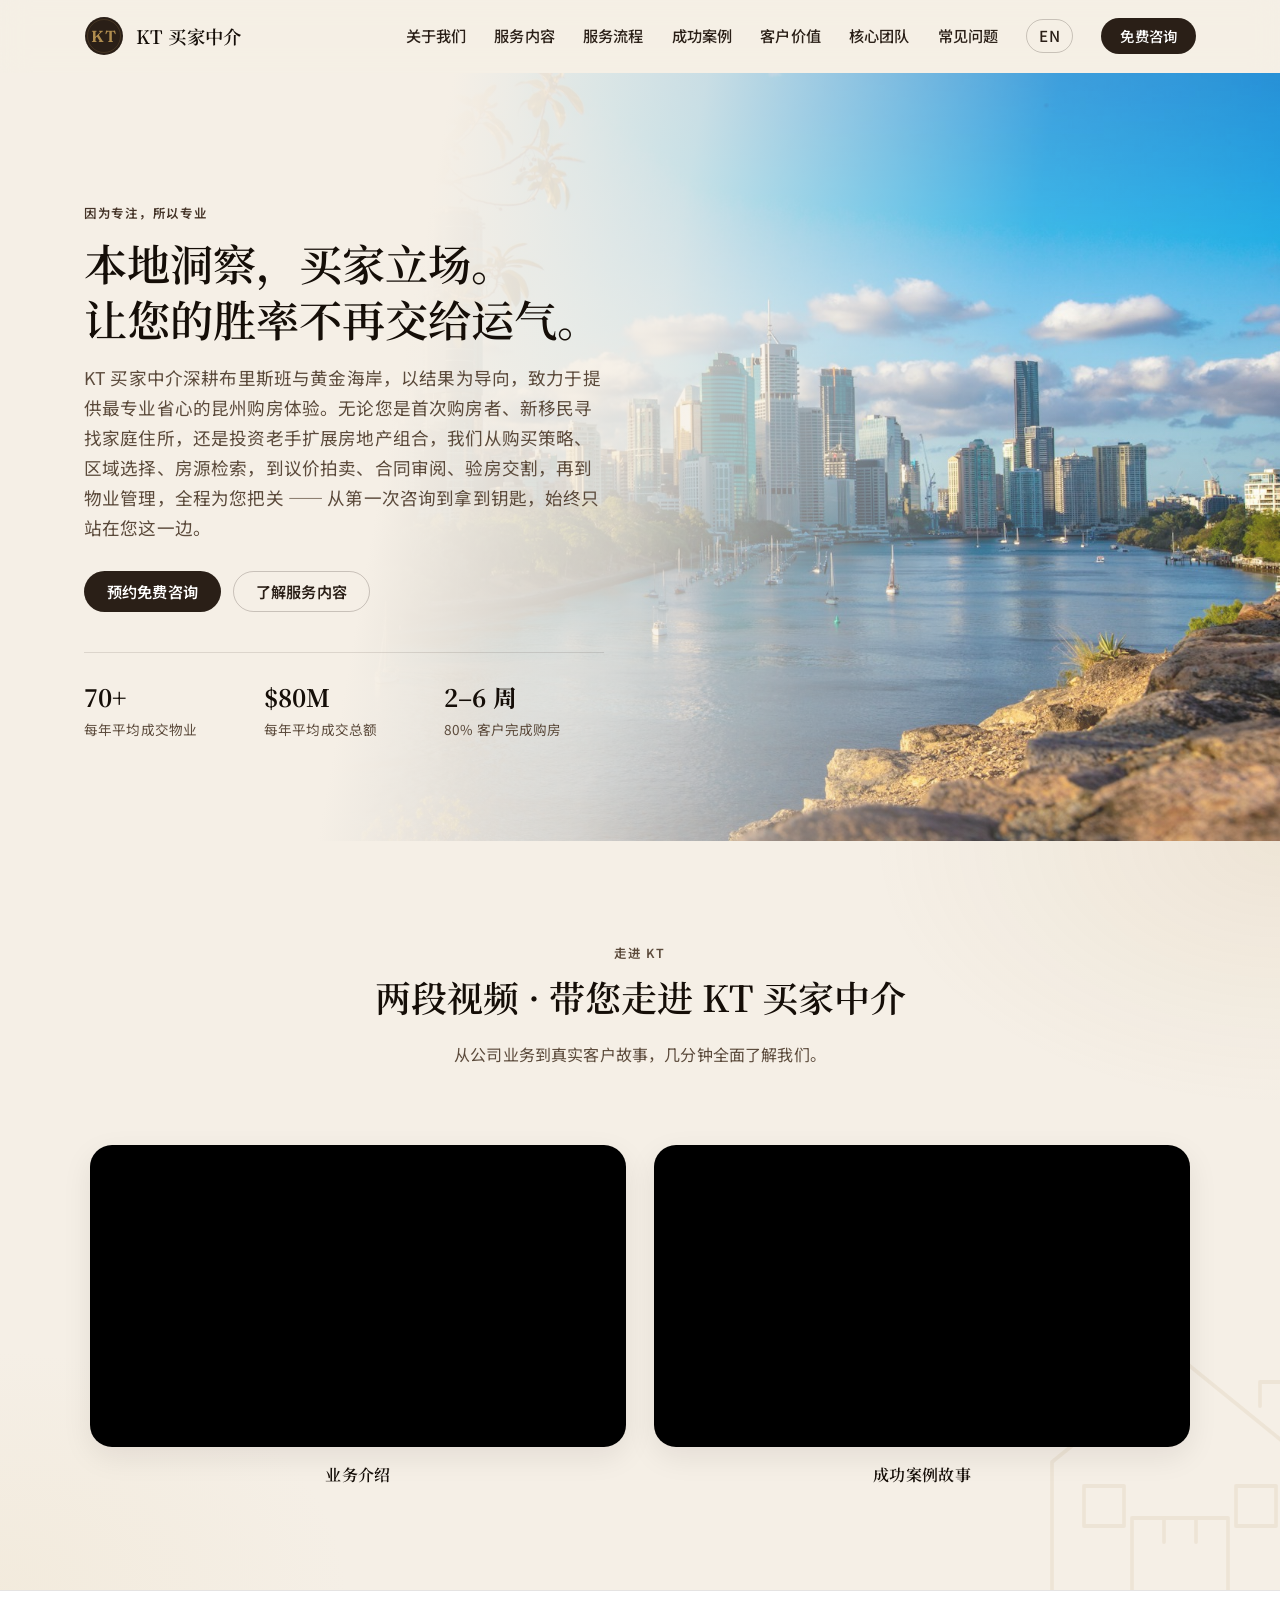
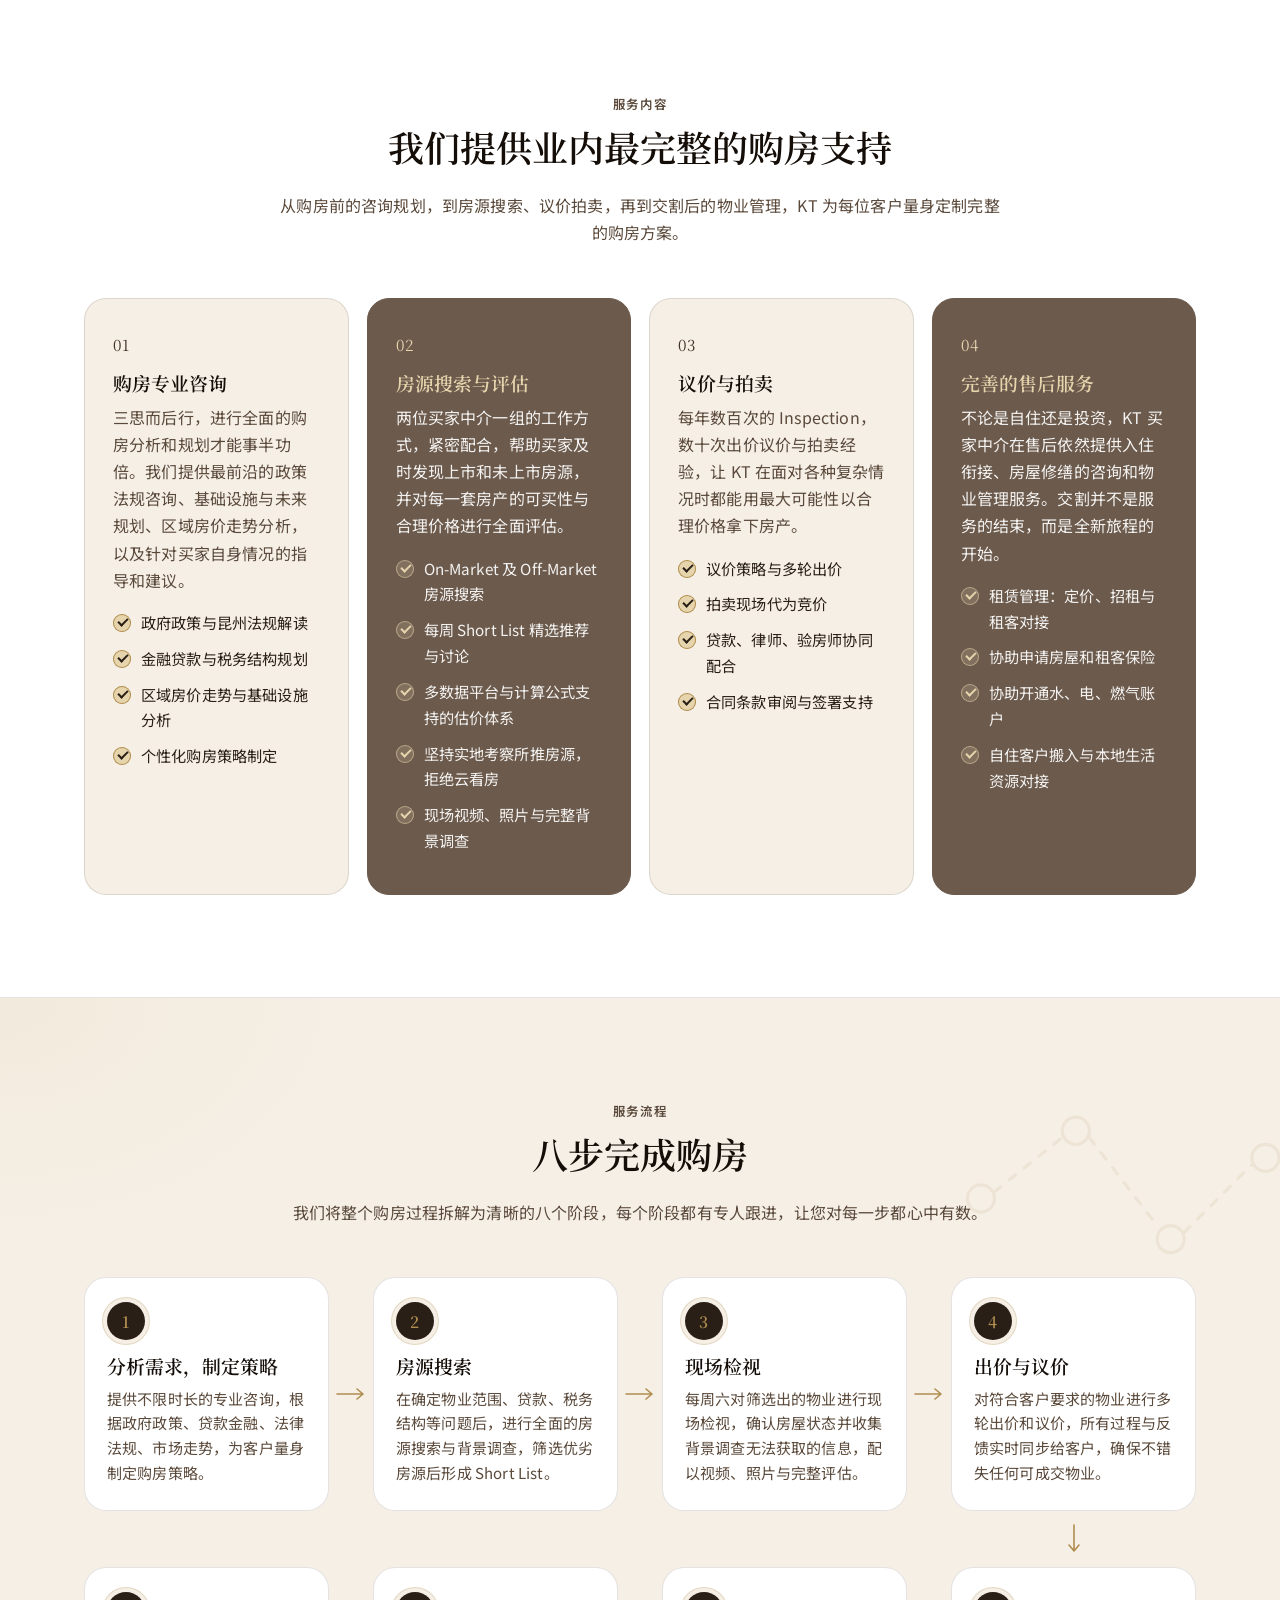
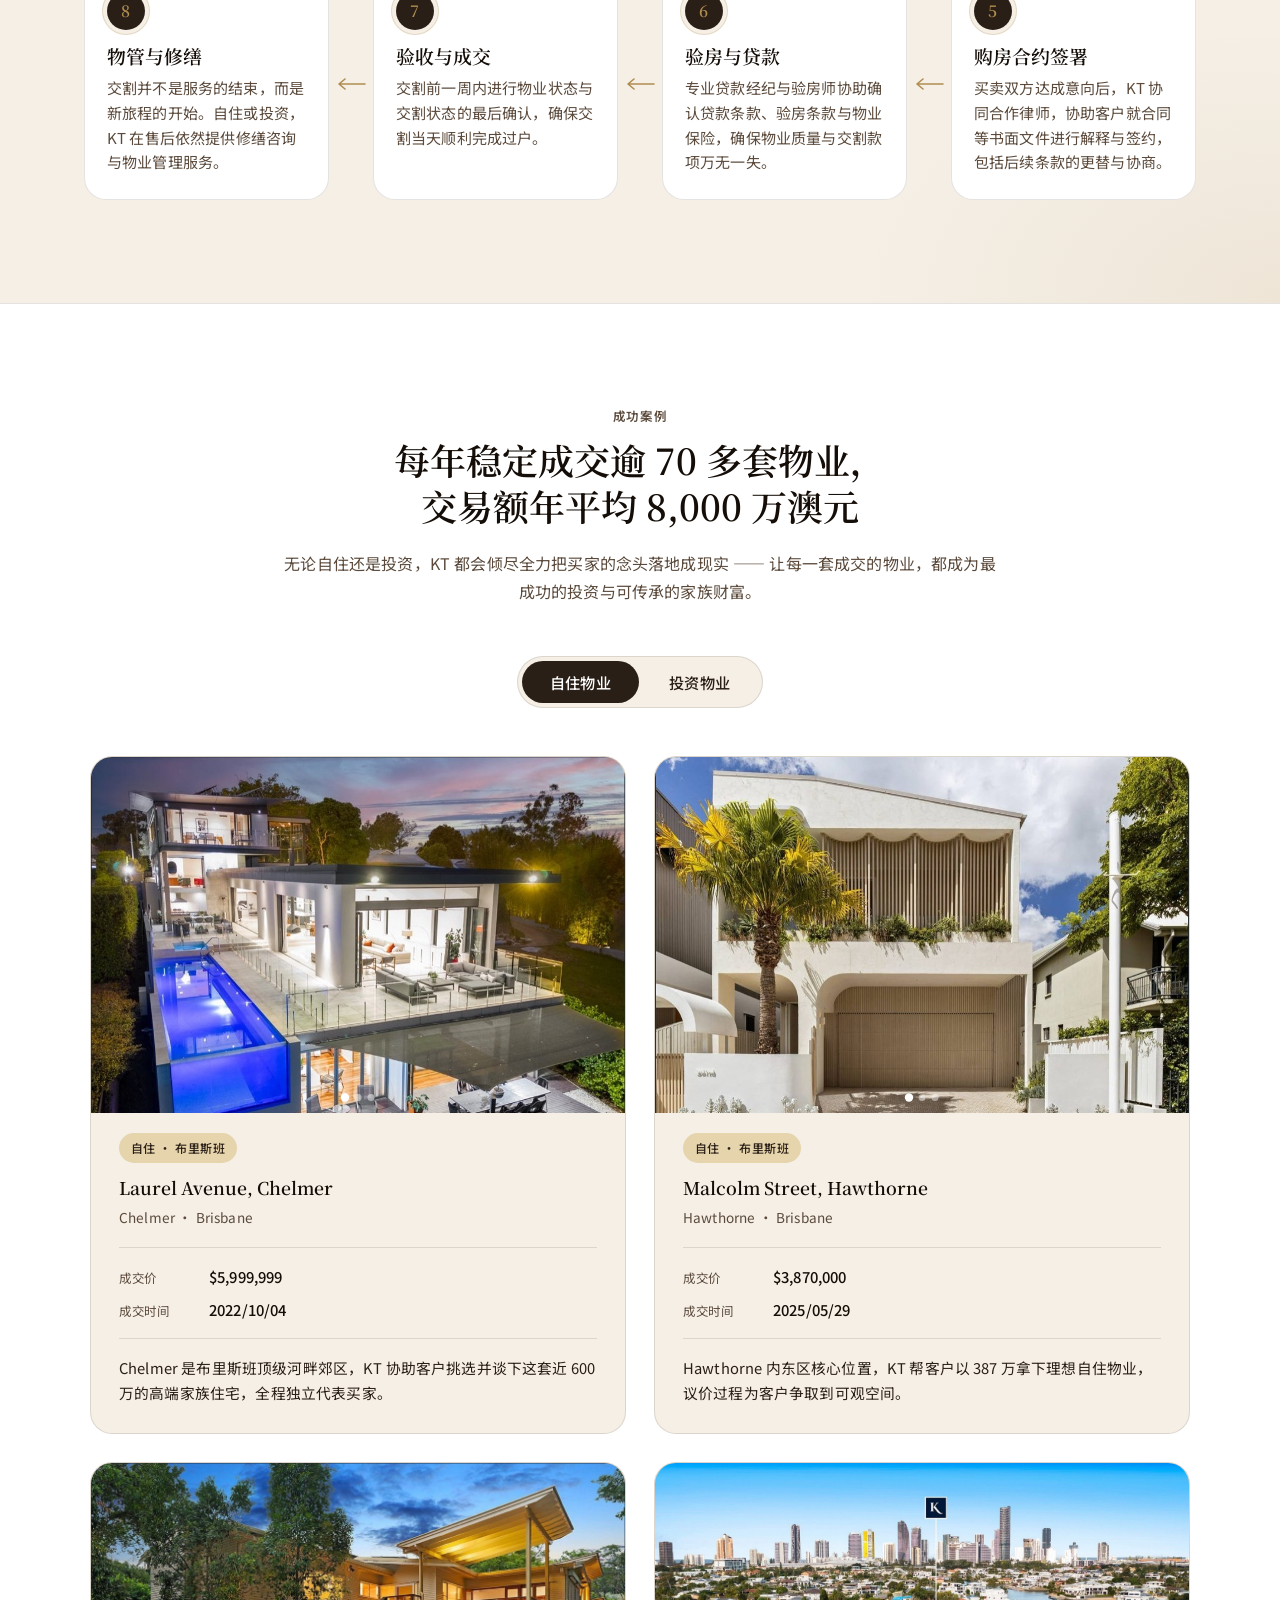
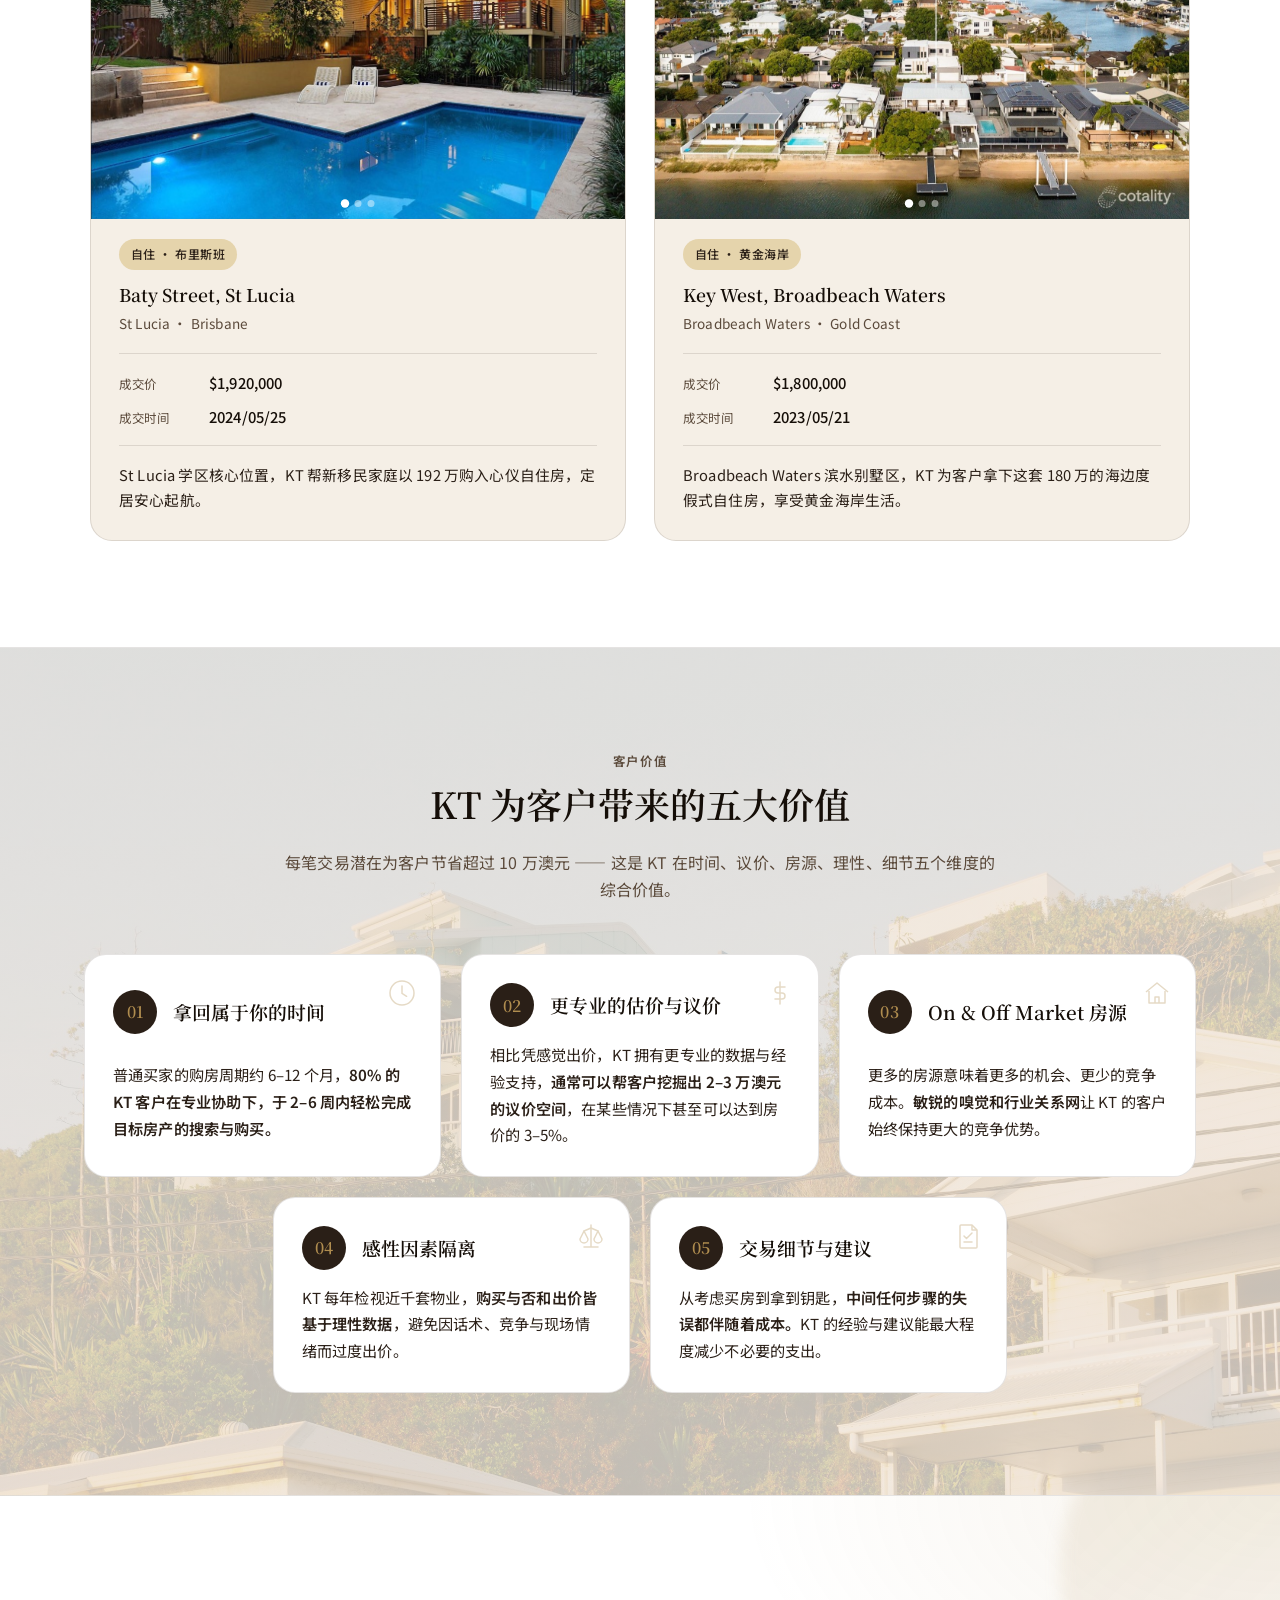
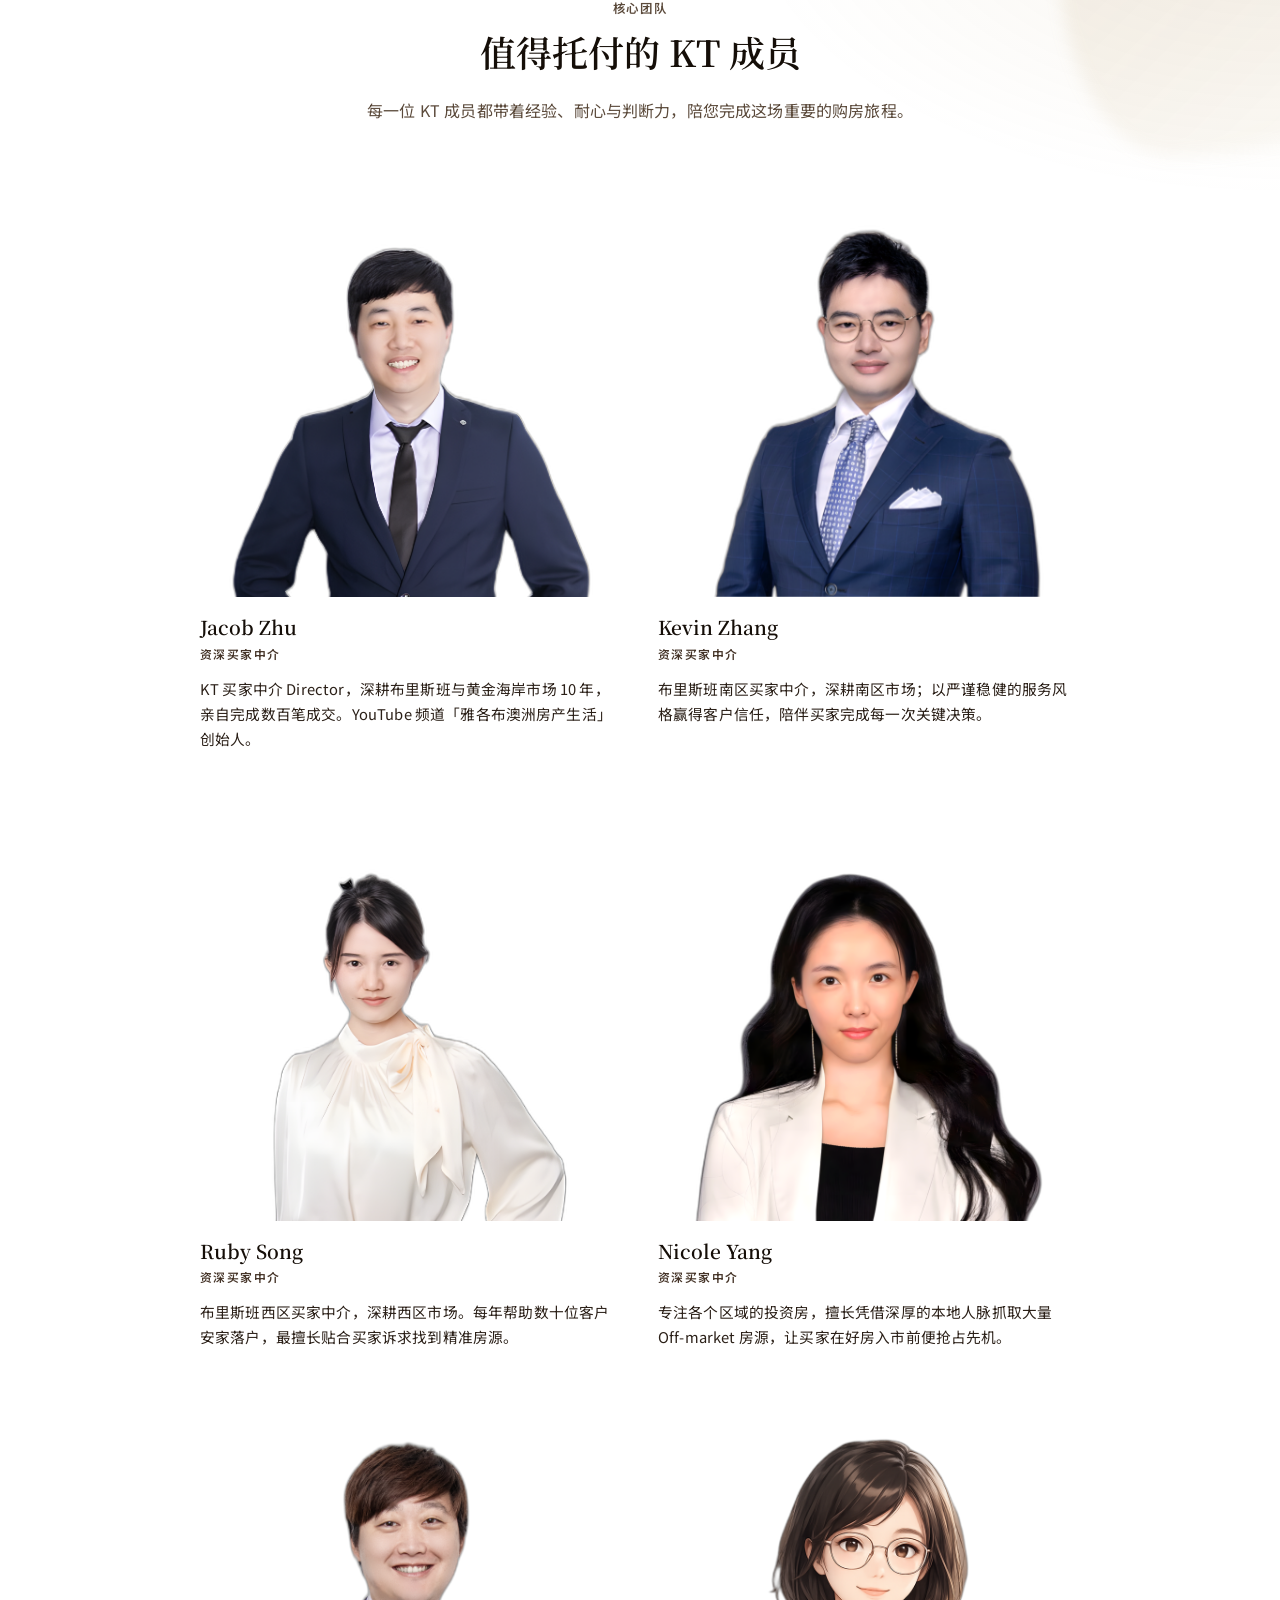
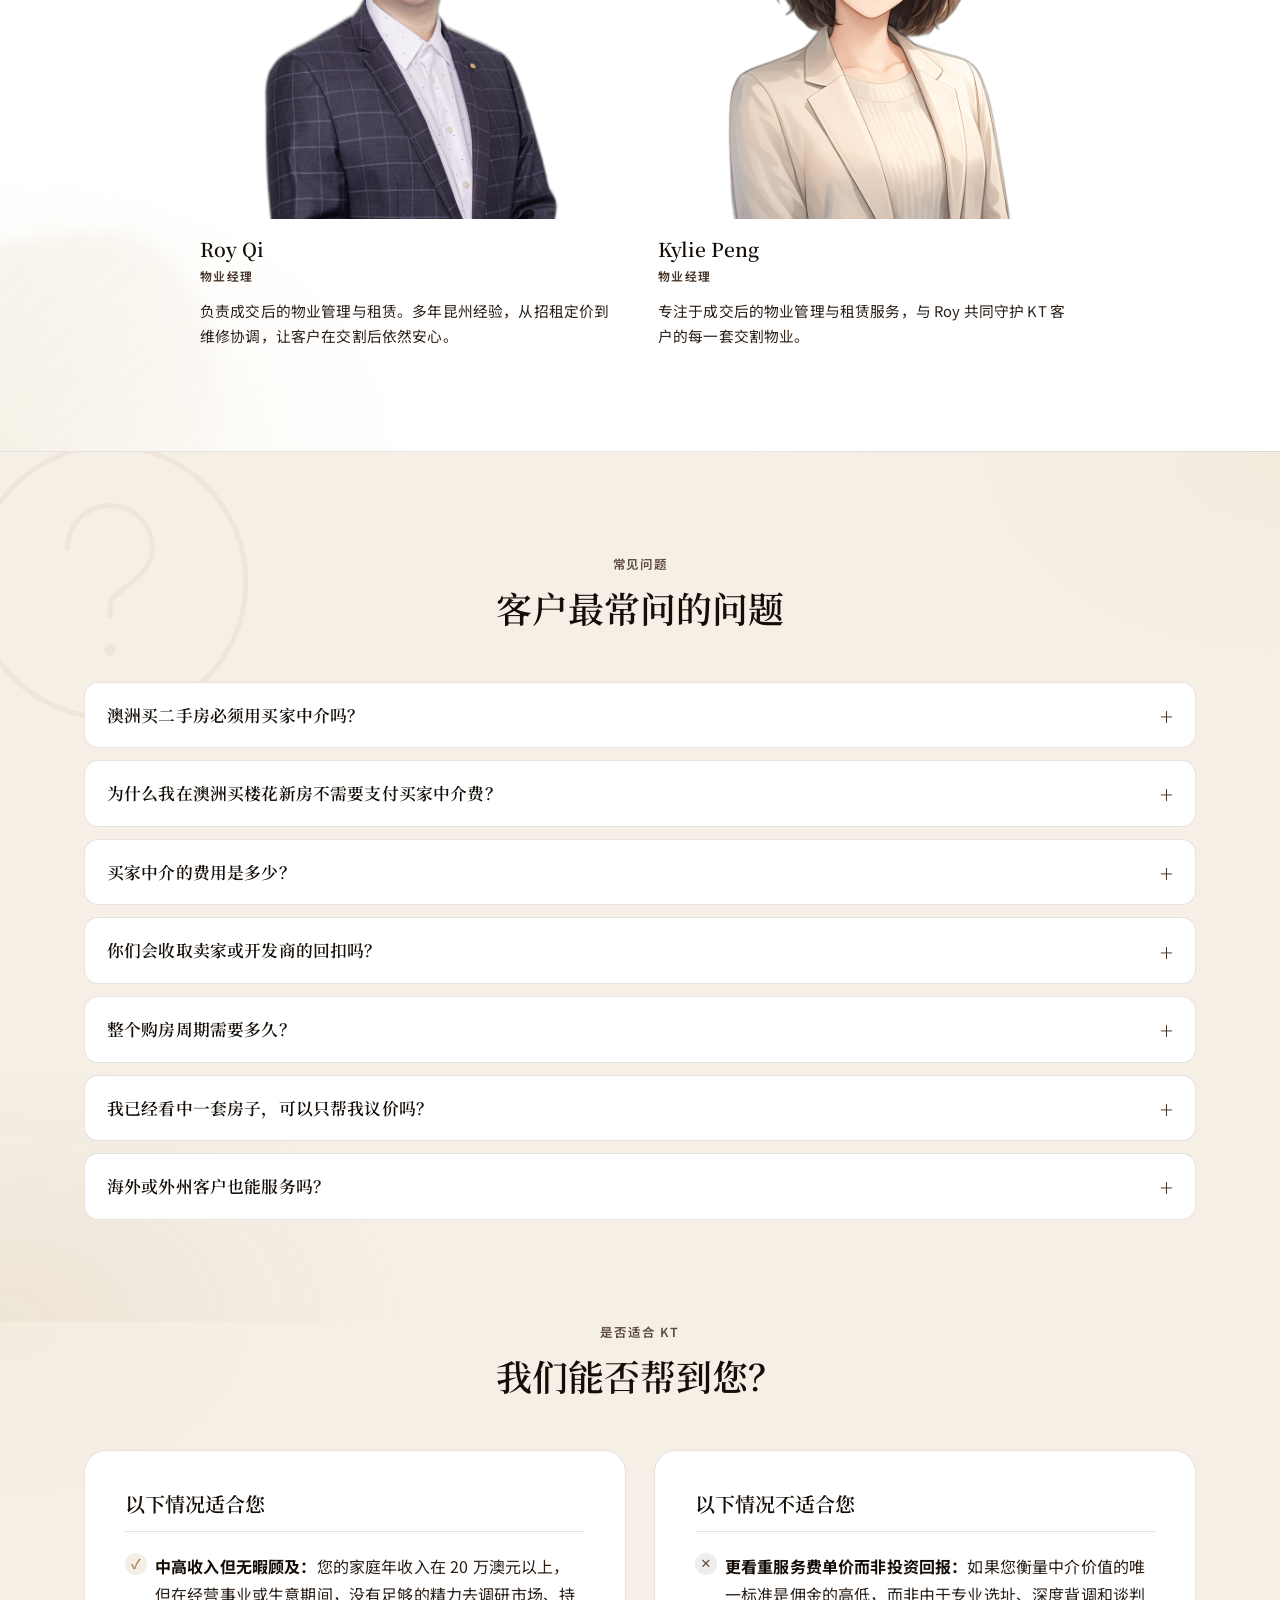
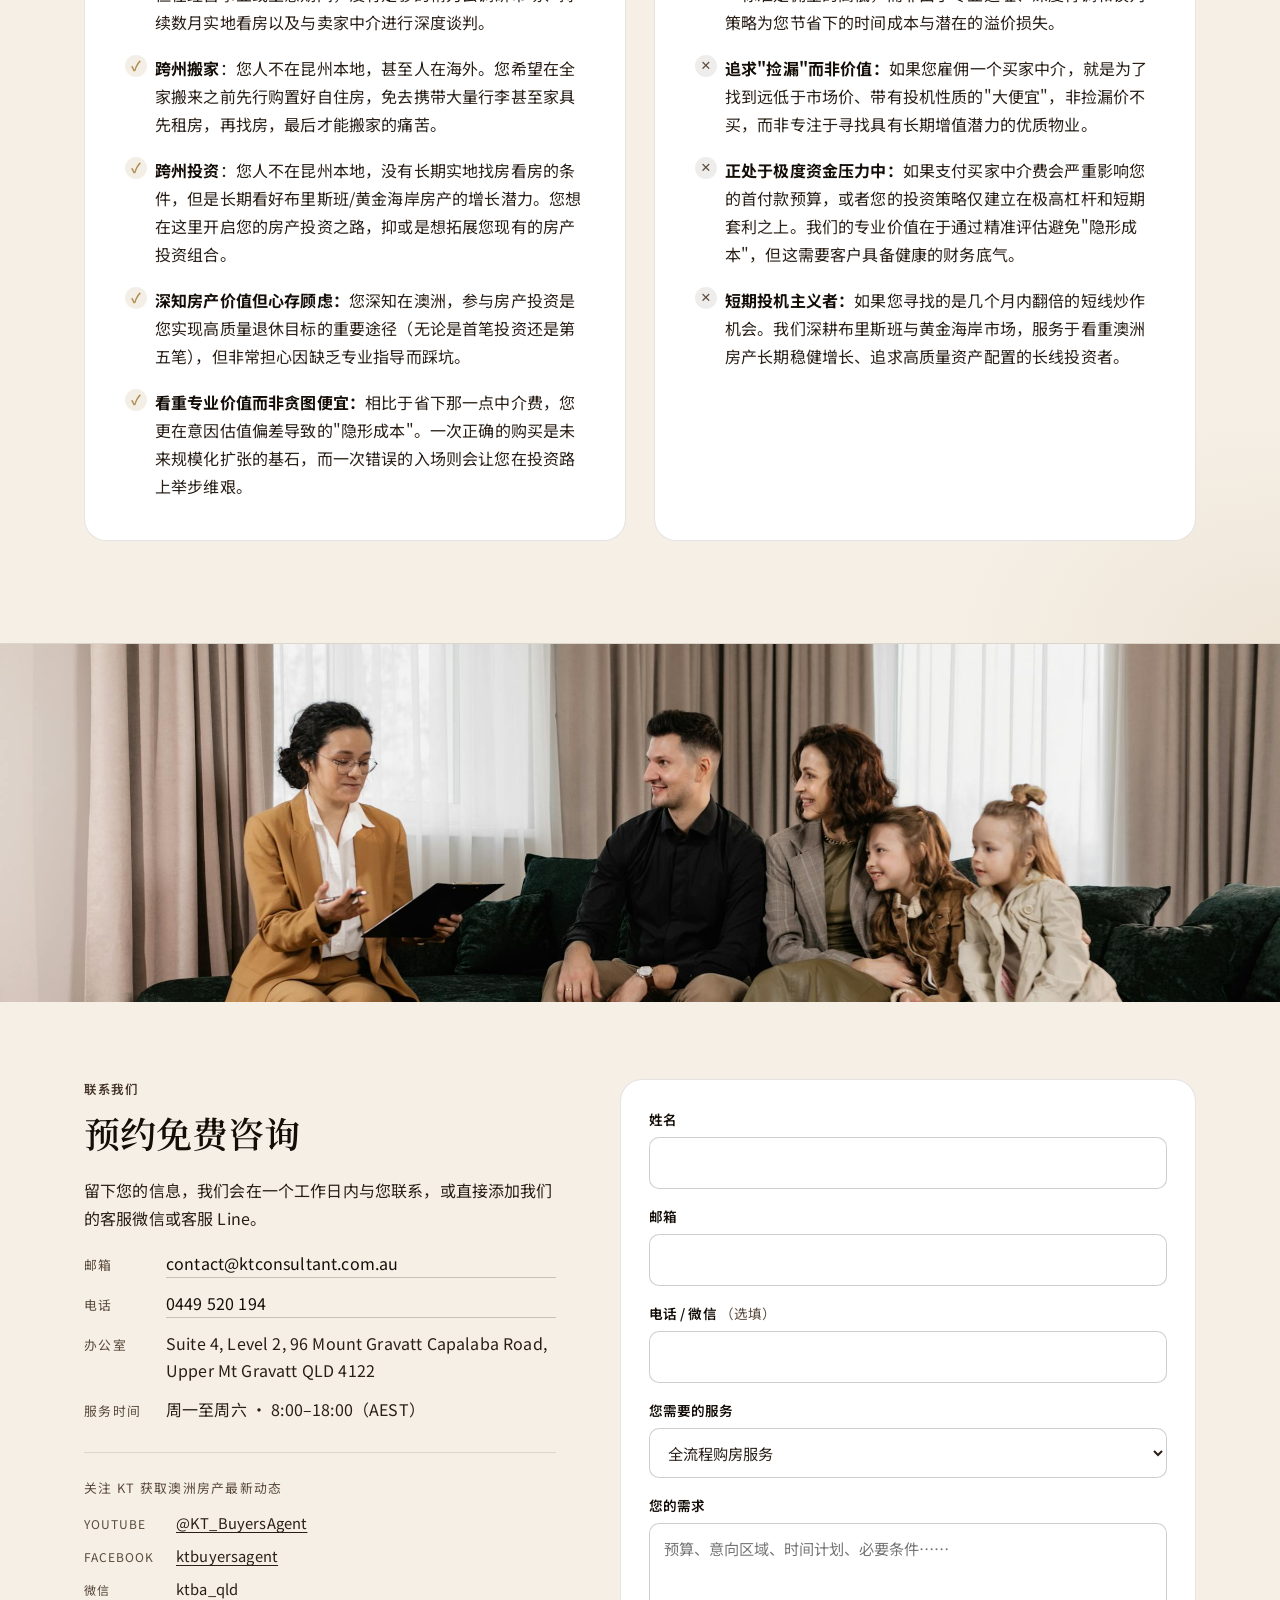
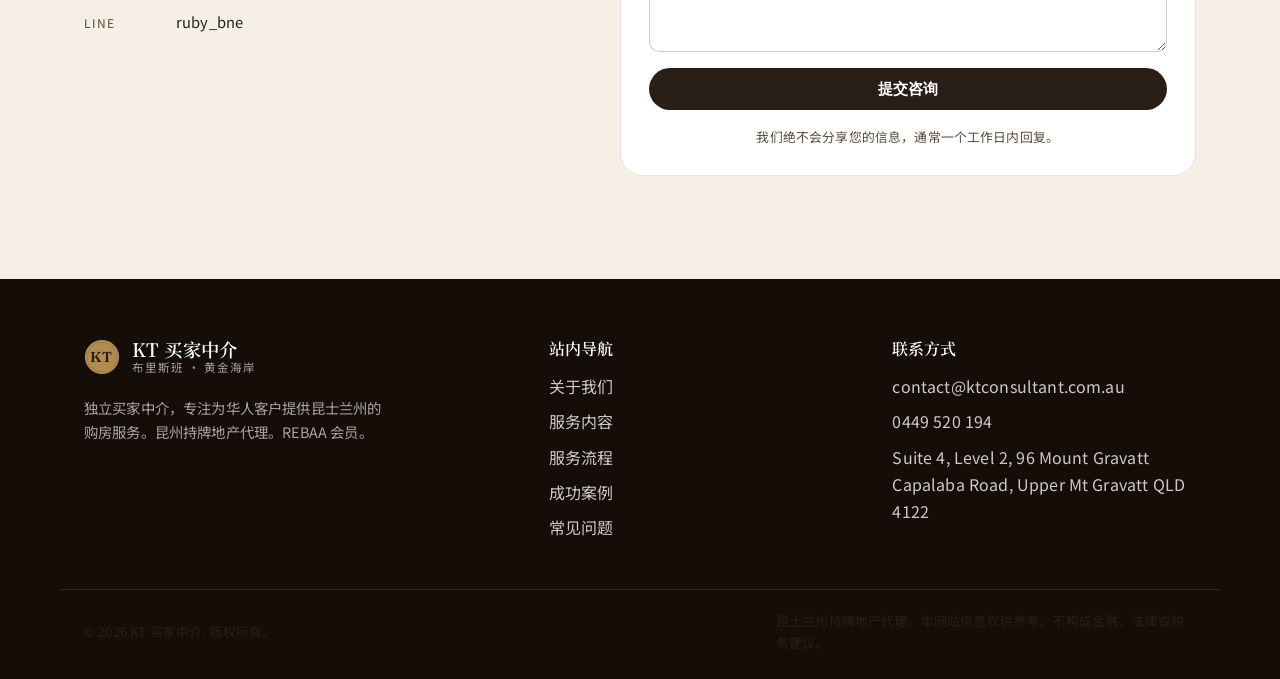
<file: index.html>
<!doctype html>
<html lang="zh-CN">
<head>
  <meta charset="utf-8" />
  <meta name="viewport" content="width=device-width, initial-scale=1" />
  <title>KT 买家中介 — 布里斯班 & 黄金海岸购房专家</title>
  <meta name="description" content="KT 买家中介专注于为华人客户在布里斯班及黄金海岸提供专业、便捷的购房服务。2024年成交逾70套物业，交易额近8,000万澳元。" />
  <meta name="theme-color" content="#2a1f17" />
  <meta property="og:title" content="KT 买家中介 — 布里斯班 & 黄金海岸购房专家" />
  <meta property="og:description" content="专业、独立、以结果为导向。为华人客户量身打造的昆州购房体验。" />
  <meta property="og:type" content="website" />
  <link rel="icon" type="image/svg+xml" href="assets/favicon.svg" />
  <link rel="preconnect" href="https://fonts.googleapis.com" />
  <link rel="preconnect" href="https://fonts.gstatic.com" crossorigin />
  <link href="https://fonts.googleapis.com/css2?family=Noto+Sans+SC:wght@400;500;600;700&family=Noto+Serif+SC:wght@500;600;700&family=Fraunces:opsz,wght@9..144,500;9..144,600;9..144,700&display=swap" rel="stylesheet" />
  <link rel="stylesheet" href="css/styles.css" />
</head>
<body>
  <a class="skip" href="#main">跳至主要内容</a>

  <header class="site-header" id="top">
    <div class="container nav">
      <a class="brand" href="#top" aria-label="KT 买家中介首页">
        <span class="brand-mark" aria-hidden="true">
          <svg viewBox="0 0 40 40" width="40" height="40" focusable="false">
            <circle cx="20" cy="20" r="19" fill="#2a1f17"/>
            <circle cx="20" cy="20" r="16.5" fill="none" stroke="#b08d4f" stroke-width="0.5" opacity="0.4"/>
            <text x="20" y="26" text-anchor="middle" font-family="'Fraunces', 'Noto Serif SC', Georgia, serif" font-weight="600" font-size="16" fill="#b08d4f" letter-spacing="1.5">KT</text>
          </svg>
        </span>
        <span class="brand-text">
          <span class="brand-name">KT 买家中介</span>
        </span>
      </a>

      <button class="nav-toggle" aria-expanded="false" aria-controls="primary-nav" aria-label="打开导航菜单">
        <span></span><span></span><span></span>
      </button>

      <nav id="primary-nav" class="primary-nav" aria-label="主导航">
        <a href="#about">关于我们</a>
        <a href="#services">服务内容</a>
        <a href="#process">服务流程</a>
        <a href="#cases">成功案例</a>
        <a href="#value">客户价值</a>
        <a href="#team">核心团队</a>
        <a href="#faq">常见问题</a>
        <a class="lang-switch" href="en/" hreflang="en" lang="en" aria-label="Switch to English">EN</a>
        <a class="btn btn-primary nav-cta" href="#contact">免费咨询</a>
      </nav>
    </div>
  </header>

  <main id="main">
    <section class="hero">
      <div class="container hero-grid">
        <div class="hero-copy">
          <p class="eyebrow">因为专注，所以专业</p>
          <h1>本地洞察，买家立场。<br/>让您的胜率不再交给运气。</h1>
          <p class="lede">KT 买家中介深耕布里斯班与黄金海岸，以结果为导向，致力于提供最专业省心的昆州购房体验。无论您是首次购房者、新移民寻找家庭住所，还是投资老手扩展房地产组合，我们从购买策略、区域选择、房源检索，到议价拍卖、合同审阅、验房交割，再到物业管理，全程为您把关 —— 从第一次咨询到拿到钥匙，始终只站在您这一边。</p>
          <div class="cta-row">
            <a class="btn btn-primary" href="#contact">预约免费咨询</a>
            <a class="btn btn-ghost" href="#services">了解服务内容</a>
          </div>
          <ul class="hero-stats" role="list">
            <li><strong>70+</strong><span>每年平均成交物业</span></li>
            <li><strong>$80M</strong><span>每年平均成交总额</span></li>
            <li><strong>2–6 周</strong><span>80% 客户完成购房</span></li>
          </ul>
        </div>
      </div>
    </section>

    <section id="about" class="section about">
      <div class="container">
        <header class="section-head">
          <p class="eyebrow">走进 KT</p>
          <h2>两段视频 · 带您走进 KT 买家中介</h2>
          <p>从公司业务到真实客户故事，几分钟全面了解我们。</p>
        </header>
        <div class="about-videos">
          <div class="video-grid">
            <figure class="video-card">
              <div class="video-wrapper">
                <iframe src="https://www.youtube-nocookie.com/embed/Ad5TCToWDYM"
                        title="KT 买家中介业务介绍"
                        loading="lazy"
                        allow="accelerometer; autoplay; clipboard-write; encrypted-media; gyroscope; picture-in-picture; web-share"
                        referrerpolicy="strict-origin-when-cross-origin"
                        allowfullscreen></iframe>
              </div>
              <figcaption>业务介绍</figcaption>
            </figure>
            <figure class="video-card">
              <div class="video-wrapper">
                <iframe src="https://www.youtube-nocookie.com/embed/Dr2dKOiUdC4"
                        title="KT 买家中介成功案例故事"
                        loading="lazy"
                        allow="accelerometer; autoplay; clipboard-write; encrypted-media; gyroscope; picture-in-picture; web-share"
                        referrerpolicy="strict-origin-when-cross-origin"
                        allowfullscreen></iframe>
              </div>
              <figcaption>成功案例故事</figcaption>
            </figure>
          </div>
        </div>
      </div>
    </section>


    <section id="services" class="section services">
      <div class="container">
        <header class="section-head">
          <p class="eyebrow">服务内容</p>
          <h2>我们提供业内最完整的购房支持</h2>
          <p>从购房前的咨询规划，到房源搜索、议价拍卖，再到交割后的物业管理，KT 为每位客户量身定制完整的购房方案。</p>
        </header>

        <div class="card-grid">
          <article class="card">
            <span class="card-num">01</span>
            <h3>购房专业咨询</h3>
            <p>三思而后行，进行全面的购房分析和规划才能事半功倍。我们提供最前沿的政策法规咨询、基础设施与未来规划、区域房价走势分析，以及针对买家自身情况的指导和建议。</p>
            <ul class="tick-list">
              <li>政府政策与昆州法规解读</li>
              <li>金融贷款与税务结构规划</li>
              <li>区域房价走势与基础设施分析</li>
              <li>个性化购房策略制定</li>
            </ul>
          </article>

          <article class="card card-featured">
            <span class="card-num">02</span>
            <h3>房源搜索与评估</h3>
            <p>两位买家中介一组的工作方式，紧密配合，帮助买家及时发现上市和未上市房源，并对每一套房产的可买性与合理价格进行全面评估。</p>
            <ul class="tick-list">
              <li>On-Market 及 Off-Market 房源搜索</li>
              <li>每周 Short List 精选推荐与讨论</li>
              <li>多数据平台与计算公式支持的估价体系</li>
              <li>坚持实地考察所推房源，拒绝云看房</li>
              <li>现场视频、照片与完整背景调查</li>
            </ul>
          </article>

          <article class="card">
            <span class="card-num">03</span>
            <h3>议价与拍卖</h3>
            <p>每年数百次的 Inspection，数十次出价议价与拍卖经验，让 KT 在面对各种复杂情况时都能用最大可能性以合理价格拿下房产。</p>
            <ul class="tick-list">
              <li>议价策略与多轮出价</li>
              <li>拍卖现场代为竞价</li>
              <li>贷款、律师、验房师协同配合</li>
              <li>合同条款审阅与签署支持</li>
            </ul>
          </article>

          <article class="card card-featured">
            <span class="card-num">04</span>
            <h3>完善的售后服务</h3>
            <p>不论是自住还是投资，KT 买家中介在售后依然提供入住衔接、房屋修缮的咨询和物业管理服务。交割并不是服务的结束，而是全新旅程的开始。</p>
            <ul class="tick-list">
              <li>租赁管理：定价、招租与租客对接</li>
              <li>协助申请房屋和租客保险</li>
              <li>协助开通水、电、燃气账户</li>
              <li>自住客户搬入与本地生活资源对接</li>
            </ul>
          </article>
        </div>
      </div>
    </section>

    <section id="process" class="section process">
      <div class="container">
        <header class="section-head">
          <p class="eyebrow">服务流程</p>
          <h2>八步完成购房</h2>
          <p>我们将整个购房过程拆解为清晰的八个阶段，每个阶段都有专人跟进，让您对每一步都心中有数。</p>
        </header>

        <ol class="steps" role="list">
          <li>
            <span class="step-num">1</span>
            <h3>分析需求，制定策略</h3>
            <p>提供不限时长的专业咨询，根据政府政策、贷款金融、法律法规、市场走势，为客户量身制定购房策略。</p>
          </li>
          <li>
            <span class="step-num">2</span>
            <h3>房源搜索</h3>
            <p>在确定物业范围、贷款、税务结构等问题后，进行全面的房源搜索与背景调查，筛选优劣房源后形成 Short List。</p>
          </li>
          <li>
            <span class="step-num">3</span>
            <h3>现场检视</h3>
            <p>每周六对筛选出的物业进行现场检视，确认房屋状态并收集背景调查无法获取的信息，配以视频、照片与完整评估。</p>
          </li>
          <li>
            <span class="step-num">4</span>
            <h3>出价与议价</h3>
            <p>对符合客户要求的物业进行多轮出价和议价，所有过程与反馈实时同步给客户，确保不错失任何可成交物业。</p>
          </li>
          <li>
            <span class="step-num">5</span>
            <h3>购房合约签署</h3>
            <p>买卖双方达成意向后，KT 协同合作律师，协助客户就合同等书面文件进行解释与签约，包括后续条款的更替与协商。</p>
          </li>
          <li>
            <span class="step-num">6</span>
            <h3>验房与贷款</h3>
            <p>专业贷款经纪与验房师协助确认贷款条款、验房条款与物业保险，确保物业质量与交割款项万无一失。</p>
          </li>
          <li>
            <span class="step-num">7</span>
            <h3>验收与成交</h3>
            <p>交割前一周内进行物业状态与交割状态的最后确认，确保交割当天顺利完成过户。</p>
          </li>
          <li>
            <span class="step-num">8</span>
            <h3>物管与修缮</h3>
            <p>交割并不是服务的结束，而是新旅程的开始。自住或投资，KT 在售后依然提供修缮咨询与物业管理服务。</p>
          </li>
        </ol>
      </div>
    </section>

    <section id="cases" class="section cases">
      <div class="container">
        <header class="section-head">
          <p class="eyebrow">成功案例</p>
          <h2>每年稳定成交逾 70 多套物业，交易额年平均 8,000 万澳元</h2>
          <p>无论自住还是投资，KT 都会倾尽全力把买家的念头落地成现实 —— 让每一套成交的物业，都成为最成功的投资与可传承的家族财富。</p>
        </header>

        <div class="case-tabs-wrapper">
          <div class="case-tabs" role="tablist" aria-label="案例分类">
            <button class="case-tab is-active" data-target="self" type="button" role="tab" aria-selected="true">自住物业</button>
            <button class="case-tab" data-target="investment" type="button" role="tab" aria-selected="false">投资物业</button>
          </div>
        </div>

        <div class="case-pages" data-active="self">
        <div class="case-page" data-page="self">
        <div class="case-grid">
          <article class="case-card">
            <div class="case-image case-carousel">
              <div class="case-slides">
                <img src="assets/cases/case-1-chelmer-1.jpg" alt="Laurel Avenue, Chelmer" loading="lazy" />
                <img src="assets/cases/case-1-chelmer-2.jpg" alt="Laurel Avenue, Chelmer" loading="lazy" />
                <img src="assets/cases/case-1-chelmer-3.jpg" alt="Laurel Avenue, Chelmer" loading="lazy" />
              </div>
              <button class="carousel-prev" aria-label="上一张">‹</button>
              <button class="carousel-next" aria-label="下一张">›</button>
              <div class="carousel-dots"><span class="active"></span><span></span><span></span></div>
            </div>
            <header class="case-head">
              <span class="case-tag">自住 · 布里斯班</span>
              <h3>Laurel Avenue, Chelmer</h3>
              <p class="case-meta">Chelmer · Brisbane</p>
            </header>
            <dl class="case-stats">
              <div><dt>成交价</dt><dd>$5,999,999</dd></div>
              <div><dt>成交时间</dt><dd>2022/10/04</dd></div>
            </dl>
            <p class="case-desc">Chelmer 是布里斯班顶级河畔郊区，KT 协助客户挑选并谈下这套近 600 万的高端家族住宅，全程独立代表买家。</p>
          </article>

          <article class="case-card">
            <div class="case-image case-carousel">
              <div class="case-slides">
                <img src="assets/cases/case-2-hawthorne-1.jpg" alt="Malcolm Street, Hawthorne" loading="lazy" />
                <img src="assets/cases/case-2-hawthorne-2.jpg" alt="Malcolm Street, Hawthorne" loading="lazy" />
                <img src="assets/cases/case-2-hawthorne-3.jpg" alt="Malcolm Street, Hawthorne" loading="lazy" />
              </div>
              <button class="carousel-prev" aria-label="上一张">‹</button>
              <button class="carousel-next" aria-label="下一张">›</button>
              <div class="carousel-dots"><span class="active"></span><span></span><span></span></div>
            </div>
            <header class="case-head">
              <span class="case-tag">自住 · 布里斯班</span>
              <h3>Malcolm Street, Hawthorne</h3>
              <p class="case-meta">Hawthorne · Brisbane</p>
            </header>
            <dl class="case-stats">
              <div><dt>成交价</dt><dd>$3,870,000</dd></div>
              <div><dt>成交时间</dt><dd>2025/05/29</dd></div>
            </dl>
            <p class="case-desc">Hawthorne 内东区核心位置，KT 帮客户以 387 万拿下理想自住物业，议价过程为客户争取到可观空间。</p>
          </article>

          <article class="case-card">
            <div class="case-image case-carousel">
              <div class="case-slides">
                <img src="assets/cases/case-3-stlucia-1.jpg" alt="Baty Street, St Lucia" loading="lazy" />
                <img src="assets/cases/case-3-stlucia-2.jpg" alt="Baty Street, St Lucia" loading="lazy" />
                <img src="assets/cases/case-3-stlucia-3.jpg" alt="Baty Street, St Lucia" loading="lazy" />
              </div>
              <button class="carousel-prev" aria-label="上一张">‹</button>
              <button class="carousel-next" aria-label="下一张">›</button>
              <div class="carousel-dots"><span class="active"></span><span></span><span></span></div>
            </div>
            <header class="case-head">
              <span class="case-tag">自住 · 布里斯班</span>
              <h3>Baty Street, St Lucia</h3>
              <p class="case-meta">St Lucia · Brisbane</p>
            </header>
            <dl class="case-stats">
              <div><dt>成交价</dt><dd>$1,920,000</dd></div>
              <div><dt>成交时间</dt><dd>2024/05/25</dd></div>
            </dl>
            <p class="case-desc">St Lucia 学区核心位置，KT 帮新移民家庭以 192 万购入心仪自住房，定居安心起航。</p>
          </article>

          <article class="case-card">
            <div class="case-image case-carousel">
              <div class="case-slides">
                <img src="assets/cases/case-4-broadbeachwaters-1.jpg" alt="Key West, Broadbeach Waters" loading="lazy" />
                <img src="assets/cases/case-4-broadbeachwaters-2.jpg" alt="Key West, Broadbeach Waters" loading="lazy" />
                <img src="assets/cases/case-4-broadbeachwaters-3.jpg" alt="Key West, Broadbeach Waters" loading="lazy" />
              </div>
              <button class="carousel-prev" aria-label="上一张">‹</button>
              <button class="carousel-next" aria-label="下一张">›</button>
              <div class="carousel-dots"><span class="active"></span><span></span><span></span></div>
            </div>
            <header class="case-head">
              <span class="case-tag">自住 · 黄金海岸</span>
              <h3>Key West, Broadbeach Waters</h3>
              <p class="case-meta">Broadbeach Waters · Gold Coast</p>
            </header>
            <dl class="case-stats">
              <div><dt>成交价</dt><dd>$1,800,000</dd></div>
              <div><dt>成交时间</dt><dd>2023/05/21</dd></div>
            </dl>
            <p class="case-desc">Broadbeach Waters 滨水别墅区，KT 为客户拿下这套 180 万的海边度假式自住房，享受黄金海岸生活。</p>
          </article>
        </div>
        </div>

        <div class="case-page" data-page="investment">
        <div class="case-grid">
          <article class="case-card">
            <div class="case-image case-carousel">
              <div class="case-slides">
                <img src="assets/cases/case-5-coomera-1.jpg" alt="Cirrus Way, Coomera" loading="lazy" />
                <img src="assets/cases/case-5-coomera-2.jpg" alt="Cirrus Way, Coomera" loading="lazy" />
                <img src="assets/cases/case-5-coomera-3.jpg" alt="Cirrus Way, Coomera" loading="lazy" />
              </div>
              <button class="carousel-prev" aria-label="上一张">‹</button>
              <button class="carousel-next" aria-label="下一张">›</button>
              <div class="carousel-dots"><span class="active"></span><span></span><span></span></div>
            </div>
            <header class="case-head">
              <span class="case-tag">投资 · 黄金海岸</span>
              <h3>Cirrus Way, Coomera</h3>
              <p class="case-meta">Coomera · Gold Coast</p>
            </header>
            <dl class="case-stats">
              <div><dt>成交价</dt><dd>$1,240,000</dd></div>
              <div><dt>成交时间</dt><dd>2024/05/07</dd></div>
            </dl>
            <p class="case-desc">Coomera 是黄金海岸 M1 走廊的核心成长区，KT 帮投资客户以 124 万拿下这套高潜力住宅。</p>
          </article>

          <article class="case-card">
            <div class="case-image case-carousel">
              <div class="case-slides">
                <img src="assets/cases/case-6-shailerpark-1.jpg" alt="Oak Street, Shailer Park" loading="lazy" />
                <img src="assets/cases/case-6-shailerpark-2.jpg" alt="Oak Street, Shailer Park" loading="lazy" />
                <img src="assets/cases/case-6-shailerpark-3.jpg" alt="Oak Street, Shailer Park" loading="lazy" />
              </div>
              <button class="carousel-prev" aria-label="上一张">‹</button>
              <button class="carousel-next" aria-label="下一张">›</button>
              <div class="carousel-dots"><span class="active"></span><span></span><span></span></div>
            </div>
            <header class="case-head">
              <span class="case-tag">投资 · Logan</span>
              <h3>Oak Street, Shailer Park</h3>
              <p class="case-meta">Shailer Park · Logan</p>
            </header>
            <dl class="case-stats">
              <div><dt>成交价</dt><dd>$1,050,000</dd></div>
              <div><dt>成交时间</dt><dd>2024/12/12</dd></div>
            </dl>
            <p class="case-desc">Shailer Park 学区与基础设施完善，KT 协助投资客户以 105 万购入这套 Logan 优质投资物业。</p>
          </article>

          <article class="case-card">
            <div class="case-image case-carousel">
              <div class="case-slides">
                <img src="assets/cases/case-7-burpengaryeast-1.jpg" alt="O'Leary Avenue, Burpengary East" loading="lazy" />
                <img src="assets/cases/case-7-burpengaryeast-2.jpg" alt="O'Leary Avenue, Burpengary East" loading="lazy" />
                <img src="assets/cases/case-7-burpengaryeast-3.jpg" alt="O'Leary Avenue, Burpengary East" loading="lazy" />
              </div>
              <button class="carousel-prev" aria-label="上一张">‹</button>
              <button class="carousel-next" aria-label="下一张">›</button>
              <div class="carousel-dots"><span class="active"></span><span></span><span></span></div>
            </div>
            <header class="case-head">
              <span class="case-tag">投资 · Moreton Bay</span>
              <h3>O'Leary Avenue, Burpengary East</h3>
              <p class="case-meta">Burpengary East · Moreton Bay</p>
            </header>
            <dl class="case-stats">
              <div><dt>成交价</dt><dd>$1,255,000</dd></div>
              <div><dt>成交时间</dt><dd>2025/04/14</dd></div>
            </dl>
            <p class="case-desc">Burpengary East 位于北布里斯班 Moreton Bay 走廊，KT 帮客户以 125.5 万购入这套未来增值可期的投资物业。</p>
          </article>

          <article class="case-card">
            <div class="case-image case-carousel">
              <div class="case-slides">
                <img src="assets/cases/case-8-pimpama-1.jpg" alt="Manning Court, Pimpama" loading="lazy" />
                <img src="assets/cases/case-8-pimpama-2.jpg" alt="Manning Court, Pimpama" loading="lazy" />
                <img src="assets/cases/case-8-pimpama-3.jpg" alt="Manning Court, Pimpama" loading="lazy" />
              </div>
              <button class="carousel-prev" aria-label="上一张">‹</button>
              <button class="carousel-next" aria-label="下一张">›</button>
              <div class="carousel-dots"><span class="active"></span><span></span><span></span></div>
            </div>
            <header class="case-head">
              <span class="case-tag">投资 · 黄金海岸</span>
              <h3>Manning Court, Pimpama</h3>
              <p class="case-meta">Pimpama · Gold Coast</p>
            </header>
            <dl class="case-stats">
              <div><dt>成交价</dt><dd>$854,500</dd></div>
              <div><dt>成交时间</dt><dd>2025/07/29</dd></div>
            </dl>
            <p class="case-desc">Pimpama 是黄金海岸成长最快的投资区之一，KT 帮投资客户以 85.4 万购入入门级优质租赁物业。</p>
          </article>
        </div>
        </div>
        </div>
      </div>
    </section>

    <section id="value" class="section value">
      <div class="container">
        <header class="section-head">
          <p class="eyebrow">客户价值</p>
          <h2>KT 为客户带来的五大价值</h2>
          <p>每笔交易潜在为客户节省超过 10 万澳元 —— 这是 KT 在时间、议价、房源、理性、细节五个维度的综合价值。</p>
        </header>

        <div class="value-grid">
          <article class="value-item">
            <span class="value-num">01</span>
            <h3>拿回属于你的时间</h3>
            <p>普通买家的购房周期约 6–12 个月，<strong>80% 的 KT 客户在专业协助下，于 2–6 周内轻松完成目标房产的搜索与购买。</strong></p>
            <svg class="value-icon" viewBox="0 0 32 32" aria-hidden="true">
              <circle cx="16" cy="16" r="12" fill="none" stroke="currentColor" stroke-width="1.5"/>
              <path d="M16 9v7.3l4.6 3" fill="none" stroke="currentColor" stroke-width="1.5" stroke-linecap="round"/>
            </svg>
          </article>

          <article class="value-item">
            <span class="value-num">02</span>
            <h3>更专业的估价与议价</h3>
            <p>相比凭感觉出价，KT 拥有更专业的数据与经验支持，<strong>通常可以帮客户挖掘出 2–3 万澳元的议价空间</strong>，在某些情况下甚至可以达到房价的 3–5%。</p>
            <svg class="value-icon" viewBox="0 0 32 32" aria-hidden="true">
              <path d="M16 5v22" fill="none" stroke="currentColor" stroke-width="1.5" stroke-linecap="round"/>
              <path d="M21 10h-7a3 3 0 100 6h4a3 3 0 110 6h-7" fill="none" stroke="currentColor" stroke-width="1.5" stroke-linecap="round"/>
            </svg>
          </article>

          <article class="value-item">
            <span class="value-num">03</span>
            <h3>On &amp; Off Market 房源</h3>
            <p>更多的房源意味着更多的机会、更少的竞争成本。<strong>敏锐的嗅觉和行业关系网</strong>让 KT 的客户始终保持更大的竞争优势。</p>
            <svg class="value-icon" viewBox="0 0 32 32" aria-hidden="true">
              <path d="M5 15L16 6l11 9" fill="none" stroke="currentColor" stroke-width="1.5" stroke-linejoin="round"/>
              <path d="M8 14v12h16V14" fill="none" stroke="currentColor" stroke-width="1.5" stroke-linejoin="round"/>
              <path d="M14 26v-6h4v6" fill="none" stroke="currentColor" stroke-width="1.5" stroke-linejoin="round"/>
            </svg>
          </article>

          <article class="value-item">
            <span class="value-num">04</span>
            <h3>感性因素隔离</h3>
            <p>KT 每年检视近千套物业，<strong>购买与否和出价皆基于理性数据</strong>，避免因话术、竞争与现场情绪而过度出价。</p>
            <svg class="value-icon" viewBox="0 0 32 32" aria-hidden="true">
              <path d="M16 5v22M9 27h14" fill="none" stroke="currentColor" stroke-width="1.5" stroke-linecap="round"/>
              <path d="M16 8l-7 3M16 8l7 3" fill="none" stroke="currentColor" stroke-width="1.5" stroke-linecap="round"/>
              <path d="M5 19l4-8 4 8a4 4 0 11-8 0zM19 19l4-8 4 8a4 4 0 11-8 0z" fill="none" stroke="currentColor" stroke-width="1.5" stroke-linejoin="round"/>
            </svg>
          </article>

          <article class="value-item">
            <span class="value-num">05</span>
            <h3>交易细节与建议</h3>
            <p>从考虑买房到拿到钥匙，<strong>中间任何步骤的失误都伴随着成本。</strong>KT 的经验与建议能最大程度减少不必要的支出。</p>
            <svg class="value-icon" viewBox="0 0 32 32" aria-hidden="true">
              <path d="M9 5h11l5 5v17a1 1 0 01-1 1H9a1 1 0 01-1-1V6a1 1 0 011-1z" fill="none" stroke="currentColor" stroke-width="1.5" stroke-linejoin="round"/>
              <path d="M20 5v5h5" fill="none" stroke="currentColor" stroke-width="1.5" stroke-linejoin="round"/>
              <path d="M12 16l2.5 2.5L20 13M12 22h8" fill="none" stroke="currentColor" stroke-width="1.5" stroke-linecap="round" stroke-linejoin="round"/>
            </svg>
          </article>
        </div>
      </div>
    </section>

    <section id="team" class="section team-section">
      <div class="container">
        <header class="section-head">
          <p class="eyebrow">核心团队</p>
          <h2>值得托付的 KT 成员</h2>
          <p>每一位 KT 成员都带着经验、耐心与判断力，陪您完成这场重要的购房旅程。</p>
        </header>

        <div class="team-members">
          <article class="team-member">
            <div class="team-photo team-photo--cutout team-photo--flip" tabindex="0" aria-label="Jacob Zhu 详细介绍，悬停查看" style="--photo-aspect: 872 / 782">
              <div class="team-photo-inner">
                <div class="team-photo-face team-photo-face--front">
                  <img src="assets/team/jacob-half.png" alt="Jacob Zhu — KT 买家中介创始人" loading="lazy" />
                </div>
                <div class="team-photo-face team-photo-face--back">
                  <p>Jacob 毕业于上海交通大学机械专业，曾任职于上海电气。2014 年从上海来到澳洲，因为机缘巧合进入房地产行业，曾经供职于开发公司、大型中介机构和小型事务所，一干就是 10 年，逐渐成长为一名问不倒的地产达人。目前是 KT Buyers Agent 买家中介的 Director，YouTube 频道「雅各布澳洲房产生活」创始人，为计划在昆州置业的买家提供卓越的咨询和代买服务。</p>
                  <p>Jacob 和他的团队对房地产行业充满热情，下班时间和节假日也随时为买家的服务待命；多年来在频道中持续更新最实时的行业走势信息，保持敏锐的市场嗅觉，深受广大观众欢迎。</p>
                  <p>团队每年参加近千套房产的 inspection，参与出价和拍卖数百场，为超过 50 组买家成功购入昆州各种投资和自住物业，交易金额数千万澳元。如果您也有昆州房产的购置需求但是不知如何下手，雅各布团队将会是您的最佳本地买手选择。</p>
                </div>
              </div>
            </div>
            <div class="team-bio">
              <h3>Jacob Zhu</h3>
              <p class="team-role">资深买家中介</p>
              <p>KT 买家中介 Director，深耕布里斯班与黄金海岸市场 10 年，亲自完成数百笔成交。YouTube 频道「雅各布澳洲房产生活」创始人。</p>
            </div>
          </article>

          <article class="team-member">
            <div class="team-photo team-photo--cutout team-photo--flip" tabindex="0" aria-label="Kevin Zhang 详细介绍，悬停查看" style="--photo-aspect: 900 / 849">
              <div class="team-photo-inner">
                <div class="team-photo-face team-photo-face--front">
                  <img src="assets/team/kevin-half.png" alt="Kevin Zhang — 资深买家中介" loading="lazy" />
                </div>
                <div class="team-photo-face team-photo-face--back">
                  <p>Kevin 来自中国上海，2008 年来到澳洲，QUT 本科会计专业毕业，毕业后开始在房地产领域积极探索；他拥有的会计专业为他在房地产行业中提供了坚实的财务基础。在过去从业的 7 年里，他累积了丰富的房地产经验，熟悉澳洲市场的各个层面。</p>
                  <p>Kevin 主要活跃于布里斯班南区的买家中介市场，从租房到买房到自住房升级，南区一直是 Kevin 的大本营。他利用区域生活多年的经验，帮大量买家在南区附近投资置业，熟知附近每个区域的特点、区域典型房屋类型，以及区域中位价。</p>
                  <p>他致力于帮助客户找到优质的房产，专注于与客户的沟通和理解，以确保能够满足他们的需求和期望。他深知房地产投资对个人和家庭的重要性，因此始终以客户的利益为先，为买家提供个性化、定制化的买房方案。他同时也深谙澳洲房地产市场，熟悉当地的法规和流程，能够为客户提供全面的市场分析和投资建议，他的热情和专业知识使他成为客户值得信赖的合作伙伴。</p>
                </div>
              </div>
            </div>
            <div class="team-bio">
              <h3>Kevin Zhang</h3>
              <p class="team-role">资深买家中介</p>
              <p>布里斯班南区买家中介，深耕南区市场；以严谨稳健的服务风格赢得客户信任，陪伴买家完成每一次关键决策。</p>
            </div>
          </article>

          <article class="team-member">
            <div class="team-photo team-photo--cutout">
              <img src="assets/team/ruby-half.png" alt="Ruby Song — 买家中介" loading="lazy" />
            </div>
            <div class="team-bio">
              <h3>Ruby Song</h3>
              <p class="team-role">资深买家中介</p>
              <p>布里斯班西区买家中介，深耕西区市场。每年帮助数十位客户安家落户，最擅长贴合买家诉求找到精准房源。</p>
            </div>
          </article>

          <article class="team-member">
            <div class="team-photo team-photo--cutout">
              <img src="assets/team/nicole-half.png" alt="Nicole Yang — 买家中介" loading="lazy" />
            </div>
            <div class="team-bio">
              <h3>Nicole Yang</h3>
              <p class="team-role">资深买家中介</p>
              <p>专注各个区域的投资房，擅长凭借深厚的本地人脉抓取大量 Off-market 房源，让买家在好房入市前便抢占先机。</p>
            </div>
          </article>

          <article class="team-member">
            <div class="team-photo team-photo--cutout">
              <img src="assets/team/roy-half.png" alt="Roy Qi — 物业经理" loading="lazy" />
            </div>
            <div class="team-bio">
              <h3>Roy Qi</h3>
              <p class="team-role">物业经理</p>
              <p>负责成交后的物业管理与租赁。多年昆州经验，从招租定价到维修协调，让客户在交割后依然安心。</p>
            </div>
          </article>

          <article class="team-member">
            <div class="team-photo team-photo--cutout">
              <img src="assets/team/kylie-half.png" alt="Kylie Peng — 物业经理" loading="lazy" />
            </div>
            <div class="team-bio">
              <h3>Kylie Peng</h3>
              <p class="team-role">物业经理</p>
              <p>专注于成交后的物业管理与租赁服务，与 Roy 共同守护 KT 客户的每一套交割物业。</p>
            </div>
          </article>
        </div>
      </div>
    </section>

    <section id="faq" class="section faq">
      <div class="container">
        <header class="section-head">
          <p class="eyebrow">常见问题</p>
          <h2>客户最常问的问题</h2>
        </header>
        <div class="faq-list">
          <details>
            <summary>澳洲买二手房必须用买家中介吗？</summary>
            <p><strong>不是必须，但对于追求"最优解"的买家来说是合适的选择。</strong>在澳洲，买房本身可以 DIY，澳洲法律并不强制使用买家代理。卖家中介是经过高强度谈判训练的专业人士，其核心利益是为卖家卖出高价。买家中介的存在是为了确保您在这一人生最大宗的交易中，拥有对等的专业谈判力、全市场的房源视野（包括 Off-market）以及独立客观的价值评估，从而避免因信息差导致的决策失误。</p>
            <p>正如对于想健身的人，完全可以自己去健身房摸索，但可能会因为姿势错误导致受伤，或练了很久却看不到效果。而买家中介就像聘请了一个健身私教，可以用最快的速度精准达成您的房产配置目标。</p>
          </details>
          <details>
            <summary>为什么我在澳洲买楼花新房不需要支付买家中介费？</summary>
            <p>因为在这种交易模式下，中介的佣金通常由开发商（Developer）或建筑商（Builder）支付。这与二手房交易中买家需要支付服务费有着本质的区别：</p>
            <ul>
              <li><strong>成本转移：</strong>在楼花或全新项目中，开发商或建筑商已经将数万澳币的销售佣金包含在了物业的营销预算中，进而可以完美隐藏在总价当中。您在不知不觉中已经支付掉了这笔昂贵的费用。</li>
              <li><strong>角色转变：</strong>当中介向您推荐楼花且不收您费用时，其身份在法律和财务逻辑上更趋向于"卖方中介"。他们的目标是促成开发商库存的销售。</li>
              <li><strong>独立性差异：</strong>我们在二手房和捡漏（Distressed Sale）市场收取的服务费，是为了确保我们仅代表买家利益。我们不拿卖家的任何回扣，因此可以毫无顾虑地指出房产的缺陷，甚至劝阻您放弃不合适的交易。</li>
            </ul>
            <p>免费的往往是最贵的。虽然省下了中介费，但您可能失去了"绝对独立"的建议。在我们的全流程服务中，我们坚持透明收费，以此捍卫我们帮您砍价时的底气。</p>
          </details>
          <details>
            <summary>买家中介的费用是多少？</summary>
            <p>全流程购房服务收费为<strong>成交价的 1.5% + GST</strong>，<strong>500 万澳元以上的物业，费用按 500 万封顶计算</strong>。也提供非全流程的单项业务（房产搜寻、估价议价、代理拍卖），价格请另行咨询。大多数客户仅在议价环节节省的金额就已覆盖我们的费用。</p>
          </details>
          <details>
            <summary>你们会收取卖家或开发商的回扣吗？</summary>
            <p>绝不会。KT 只服务买家，不接受任何第三方佣金、回扣或推荐费 —— 这是我们保持独立性的根本。</p>
          </details>
          <details>
            <summary>整个购房周期需要多久？</summary>
            <p>80% 的 KT 客户在 2–6 周内完成从签约到成交的全过程。需求明确、热门细分市场可以更快；定制化或冷市场可能需要更长时间。我们绝不会为了完成订单而仓促签约。</p>
          </details>
          <details>
            <summary>我已经看中一套房子，可以只帮我议价吗？</summary>
            <p>可以。我们提供独立的议价服务，帮您做估价、风险评估与全面议价，无需走完整个搜索流程。</p>
          </details>
          <details>
            <summary>海外或外州客户也能服务吗？</summary>
            <p>高达 70% 的 KT 客户为人在海外的 PR 或跨州搬家、投资客。我们代您完成现场看房、视频走访、合同审阅、验房验收与交割前复核 —— 全流程中文沟通，无须担心语言或时差。</p>
          </details>
        </div>
      </div>
    </section>

    <section id="fit" class="section fit">
      <div class="container">
        <header class="section-head">
          <p class="eyebrow">是否适合 KT</p>
          <h2>我们能否帮到您？</h2>
        </header>
        <div class="fit-grid">
          <article class="fit-card fit-card--yes">
            <h3>以下情况适合您</h3>
            <ul>
              <li><strong>中高收入但无暇顾及：</strong>您的家庭年收入在 20 万澳元以上，但在经营事业或生意期间，没有足够的精力去调研市场、持续数月实地看房以及与卖家中介进行深度谈判。</li>
              <li><strong>跨州搬家</strong>：您人不在昆州本地，甚至人在海外。您希望在全家搬来之前先行购置好自住房，免去携带大量行李甚至家具先租房，再找房，最后才能搬家的痛苦。</li>
              <li><strong>跨州投资</strong>：您人不在昆州本地，没有长期实地找房看房的条件，但是长期看好布里斯班/黄金海岸房产的增长潜力。您想在这里开启您的房产投资之路，抑或是想拓展您现有的房产投资组合。</li>
              <li><strong>深知房产价值但心存顾虑：</strong>您深知在澳洲，参与房产投资是您实现高质量退休目标的重要途径（无论是首笔投资还是第五笔），但非常担心因缺乏专业指导而踩坑。</li>
              <li><strong>看重专业价值而非贪图便宜：</strong>相比于省下那一点中介费，您更在意因估值偏差导致的"隐形成本"。一次正确的购买是未来规模化扩张的基石，而一次错误的入场则会让您在投资路上举步维艰。</li>
            </ul>
          </article>
          <article class="fit-card fit-card--no">
            <h3>以下情况不适合您</h3>
            <ul>
              <li><strong>更看重服务费单价而非投资回报：</strong>如果您衡量中介价值的唯一标准是佣金的高低，而非由于专业选址、深度背调和谈判策略为您节省下的时间成本与潜在的溢价损失。</li>
              <li><strong>追求"捡漏"而非价值：</strong>如果您雇佣一个买家中介，就是为了找到远低于市场价、带有投机性质的"大便宜"，非捡漏价不买，而非专注于寻找具有长期增值潜力的优质物业。</li>
              <li><strong>正处于极度资金压力中：</strong>如果支付买家中介费会严重影响您的首付款预算，或者您的投资策略仅建立在极高杠杆和短期套利之上。我们的专业价值在于通过精准评估避免"隐形成本"，但这需要客户具备健康的财务底气。</li>
              <li><strong>短期投机主义者：</strong>如果您寻找的是几个月内翻倍的短线炒作机会。我们深耕布里斯班与黄金海岸市场，服务于看重澳洲房产长期稳健增长、追求高质量资产配置的长线投资者。</li>
            </ul>
          </article>
        </div>
      </div>
    </section>

    <section id="contact" class="section contact">
      <div class="contact-banner" aria-hidden="true">
        <img src="assets/homes/bg-consultation.jpg" alt="" loading="lazy" />
      </div>
      <div class="container contact-grid">
        <div class="contact-copy">
          <p class="eyebrow">联系我们</p>
          <h2>预约免费咨询</h2>
          <p>留下您的信息，我们会在一个工作日内与您联系，或直接添加我们的客服微信或客服 Line。</p>
          <ul class="contact-list">
            <li><span>邮箱</span><a href="mailto:contact@ktconsultant.com.au">contact@ktconsultant.com.au</a></li>
            <li><span>电话</span><a href="tel:+61449520194">0449 520 194</a></li>
            <li><span>办公室</span>Suite 4, Level 2, 96 Mount Gravatt Capalaba Road, Upper Mt Gravatt QLD 4122</li>
            <li><span>服务时间</span>周一至周六 · 8:00–18:00（AEST）</li>
          </ul>
          <div class="socials">
            <p class="socials-label">关注 KT 获取澳洲房产最新动态</p>
            <ul>
              <li><span>YouTube</span><a href="https://www.youtube.com/@KT_BuyersAgent" target="_blank" rel="noopener">@KT_BuyersAgent</a></li>
              <li><span>Facebook</span><a href="https://www.facebook.com/ktbuyersagent" target="_blank" rel="noopener">ktbuyersagent</a></li>
              <li><span>微信</span>ktba_qld</li>
              <li><span>Line</span>ruby_bne</li>
            </ul>
          </div>
        </div>
        <form class="contact-form" action="https://formspree.io/f/xaqarrgq" method="post" novalidate
              data-success="感谢您的咨询"
              data-success-body="我们会在一个工作日内通过邮件与您联系。"
              data-error="提交失败，请稍后重试，或直接邮件联系 contact@ktconsultant.com.au"
              data-busy="提交中…">
          <div class="field">
            <label for="name">姓名</label>
            <input id="name" name="name" type="text" required autocomplete="name" />
          </div>
          <div class="field">
            <label for="email">邮箱</label>
            <input id="email" name="email" type="email" required autocomplete="email" />
          </div>
          <div class="field">
            <label for="phone">电话 / 微信 <span class="muted">（选填）</span></label>
            <input id="phone" name="phone" type="tel" autocomplete="tel" />
          </div>
          <div class="field">
            <label for="service">您需要的服务</label>
            <select id="service" name="service">
              <option>全流程购房服务</option>
              <option>拍卖代理</option>
              <option>议价与合同审阅</option>
              <option>暂未确定</option>
            </select>
          </div>
          <div class="field">
            <label for="message">您的需求</label>
            <textarea id="message" name="message" rows="4" placeholder="预算、意向区域、时间计划、必要条件……"></textarea>
          </div>
          <button class="btn btn-primary btn-block" type="submit">提交咨询</button>
          <p class="form-note">我们绝不会分享您的信息，通常一个工作日内回复。</p>
        </form>
      </div>
    </section>
  </main>

  <footer class="site-footer">
    <div class="container footer-grid">
      <div>
        <div class="brand brand--footer">
          <span class="brand-mark" aria-hidden="true">
            <svg viewBox="0 0 40 40" width="36" height="36" focusable="false">
              <circle cx="20" cy="20" r="19" fill="#b08d4f"/>
              <circle cx="20" cy="20" r="16.5" fill="none" stroke="#2a1f17" stroke-width="0.5" opacity="0.3"/>
              <text x="20" y="26" text-anchor="middle" font-family="'Fraunces', 'Noto Serif SC', Georgia, serif" font-weight="600" font-size="16" fill="#2a1f17" letter-spacing="1.5">KT</text>
            </svg>
          </span>
          <span class="brand-text">
            <span class="brand-name">KT 买家中介</span>
            <span class="brand-tag">布里斯班 · 黄金海岸</span>
          </span>
        </div>
        <p class="footer-blurb">独立买家中介，专注为华人客户提供昆士兰州的购房服务。昆州持牌地产代理。REBAA 会员。</p>
      </div>
      <div>
        <h4>站内导航</h4>
        <ul>
          <li><a href="#about">关于我们</a></li>
          <li><a href="#services">服务内容</a></li>
          <li><a href="#process">服务流程</a></li>
          <li><a href="#cases">成功案例</a></li>
          <li><a href="#faq">常见问题</a></li>
        </ul>
      </div>
      <div>
        <h4>联系方式</h4>
        <ul>
          <li><a href="mailto:contact@ktconsultant.com.au">contact@ktconsultant.com.au</a></li>
          <li><a href="tel:+61449520194">0449 520 194</a></li>
          <li>Suite 4, Level 2, 96 Mount Gravatt Capalaba Road, Upper Mt Gravatt QLD 4122</li>
        </ul>
      </div>
    </div>
    <div class="container footer-bottom">
      <p>© <span id="year"></span> KT 买家中介. 版权所有。</p>
      <p class="small">昆士兰州持牌地产代理。本网站信息仅供参考，不构成金融、法律或税务建议。</p>
    </div>
  </footer>

  <script src="js/main.js" defer></script>
</body>
</html>
</file>
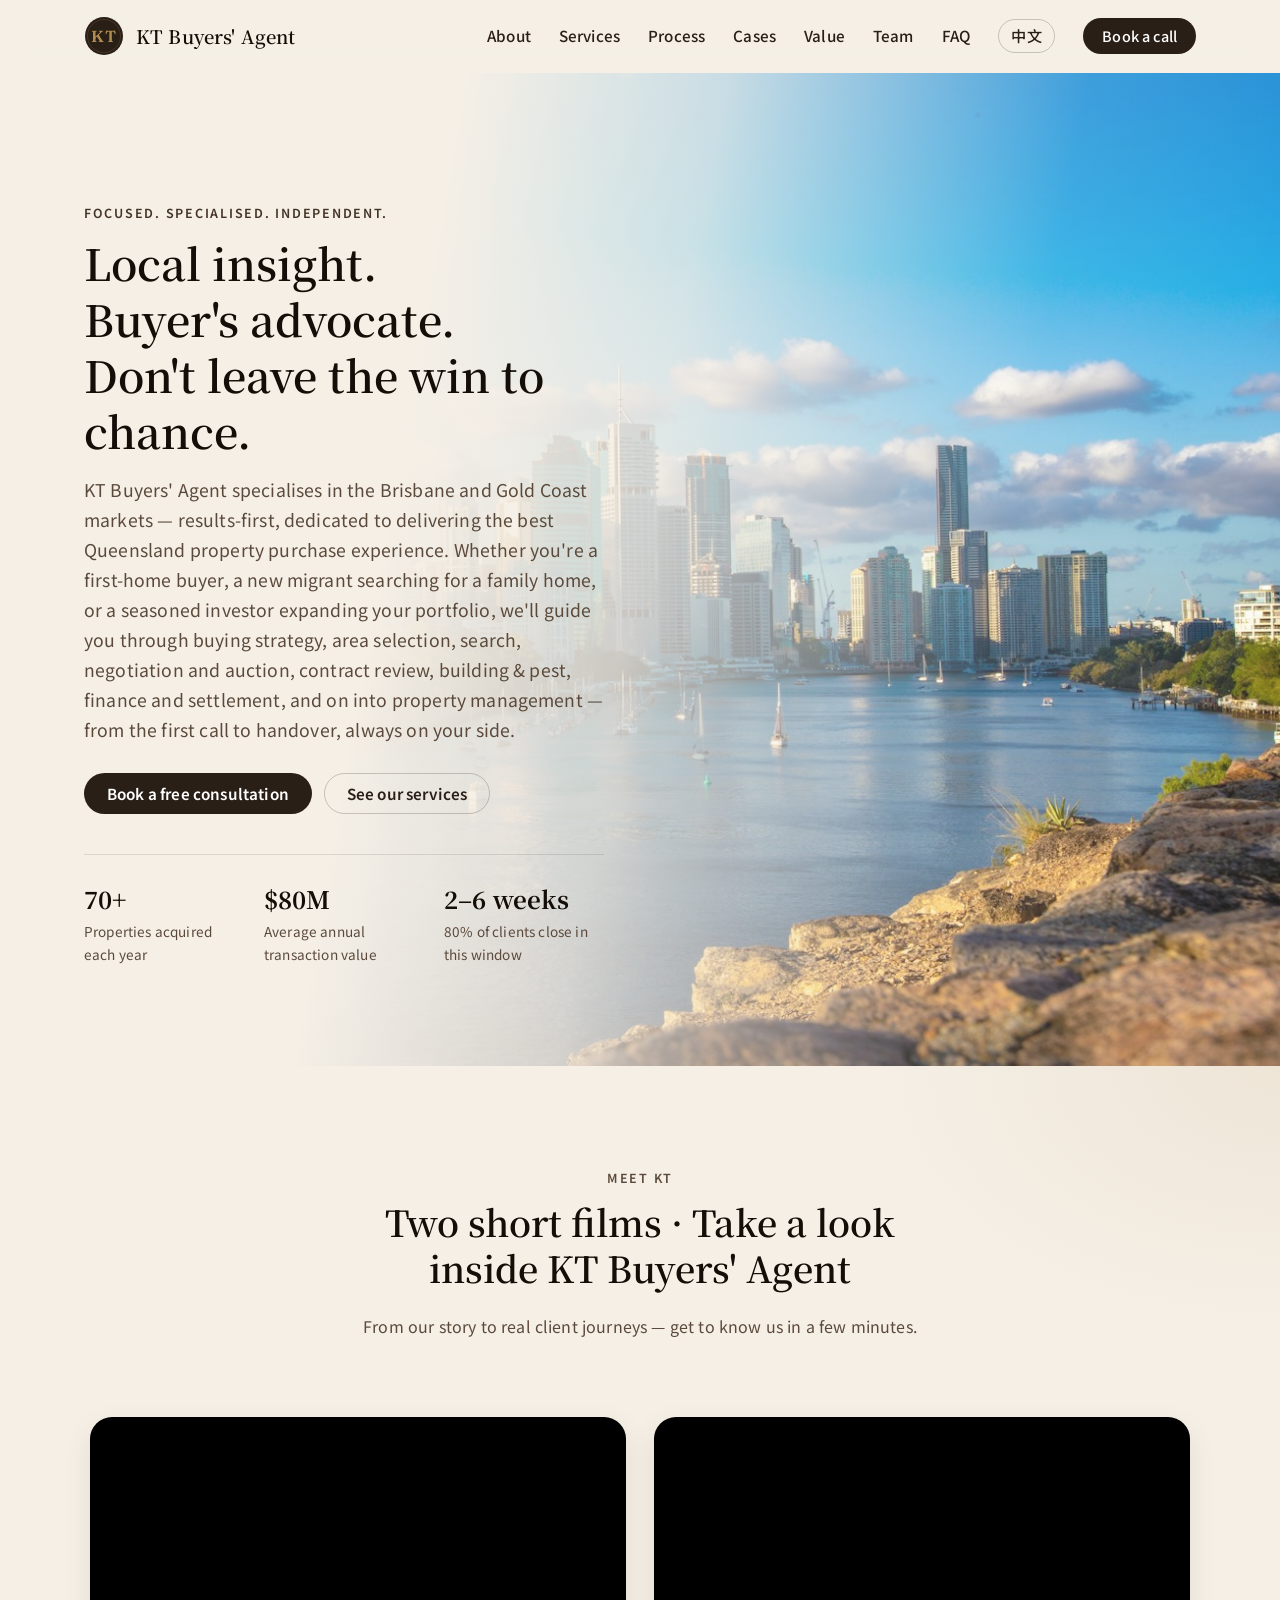
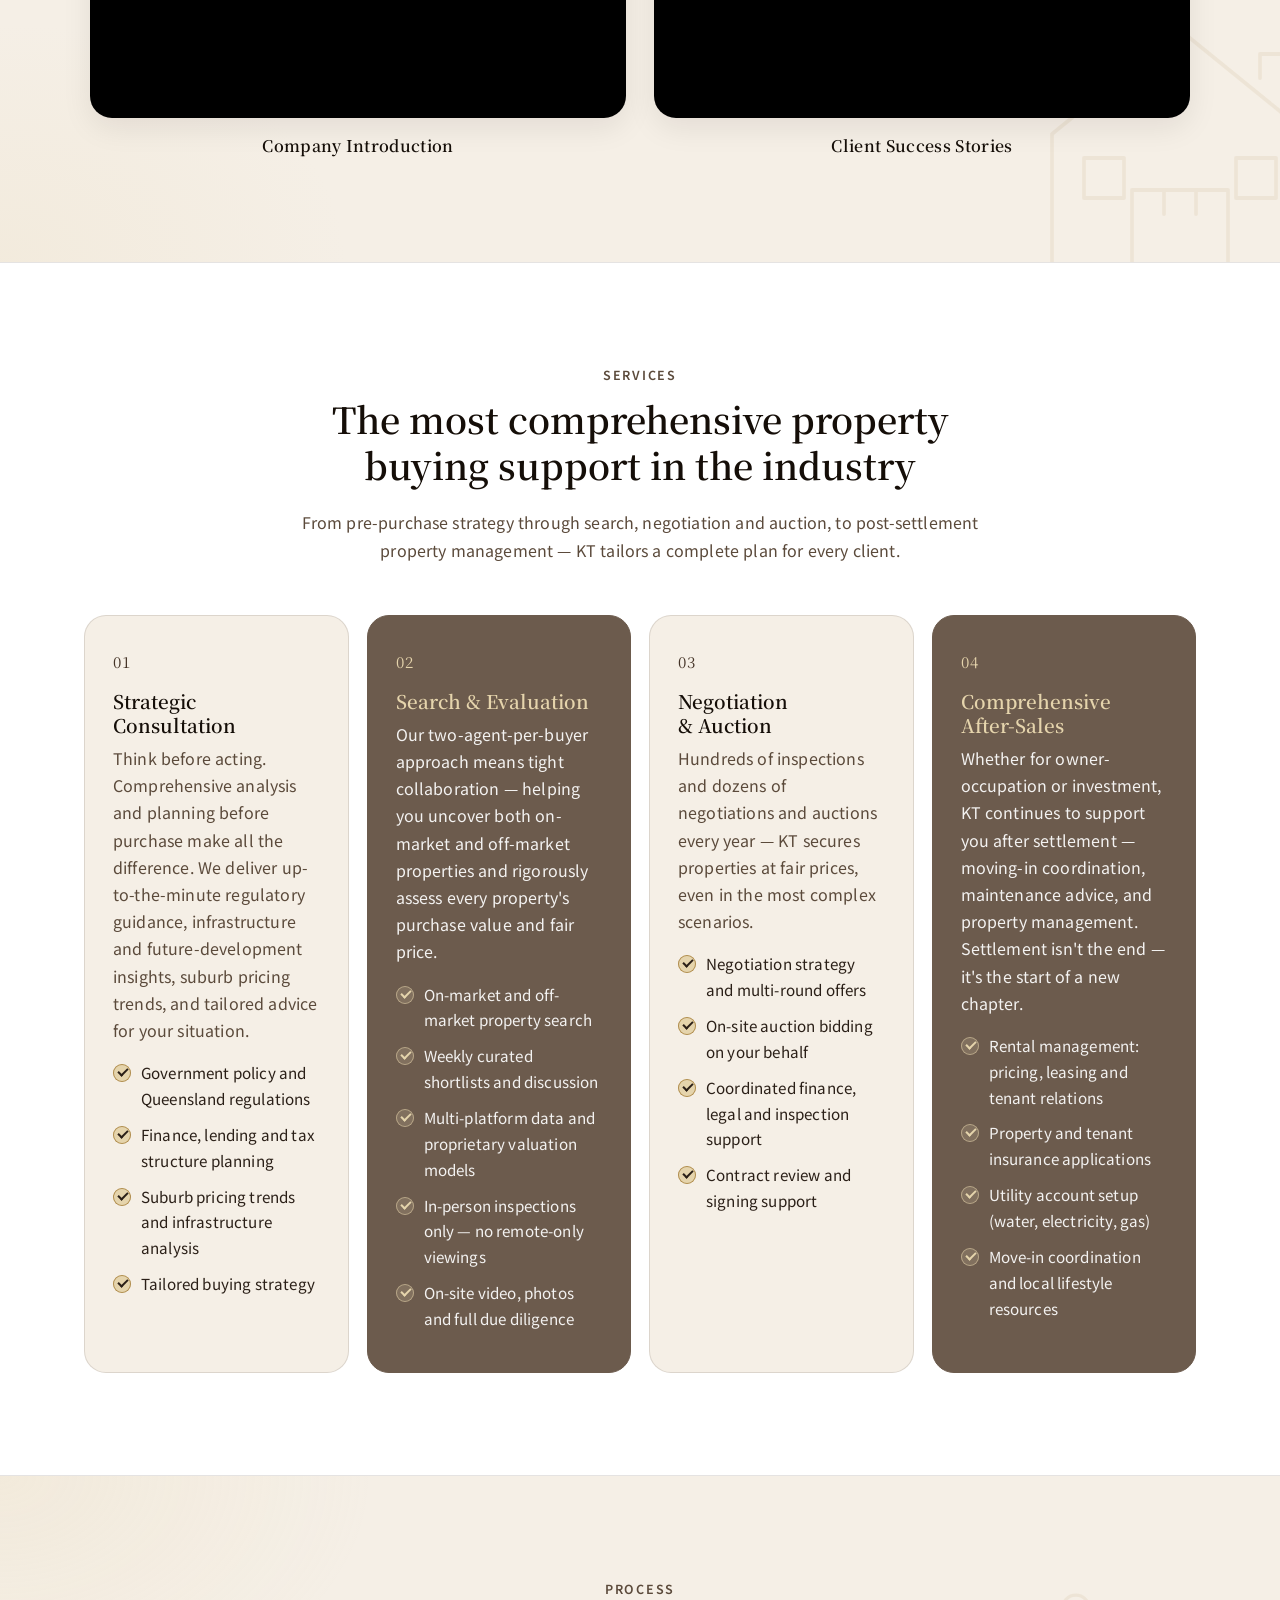
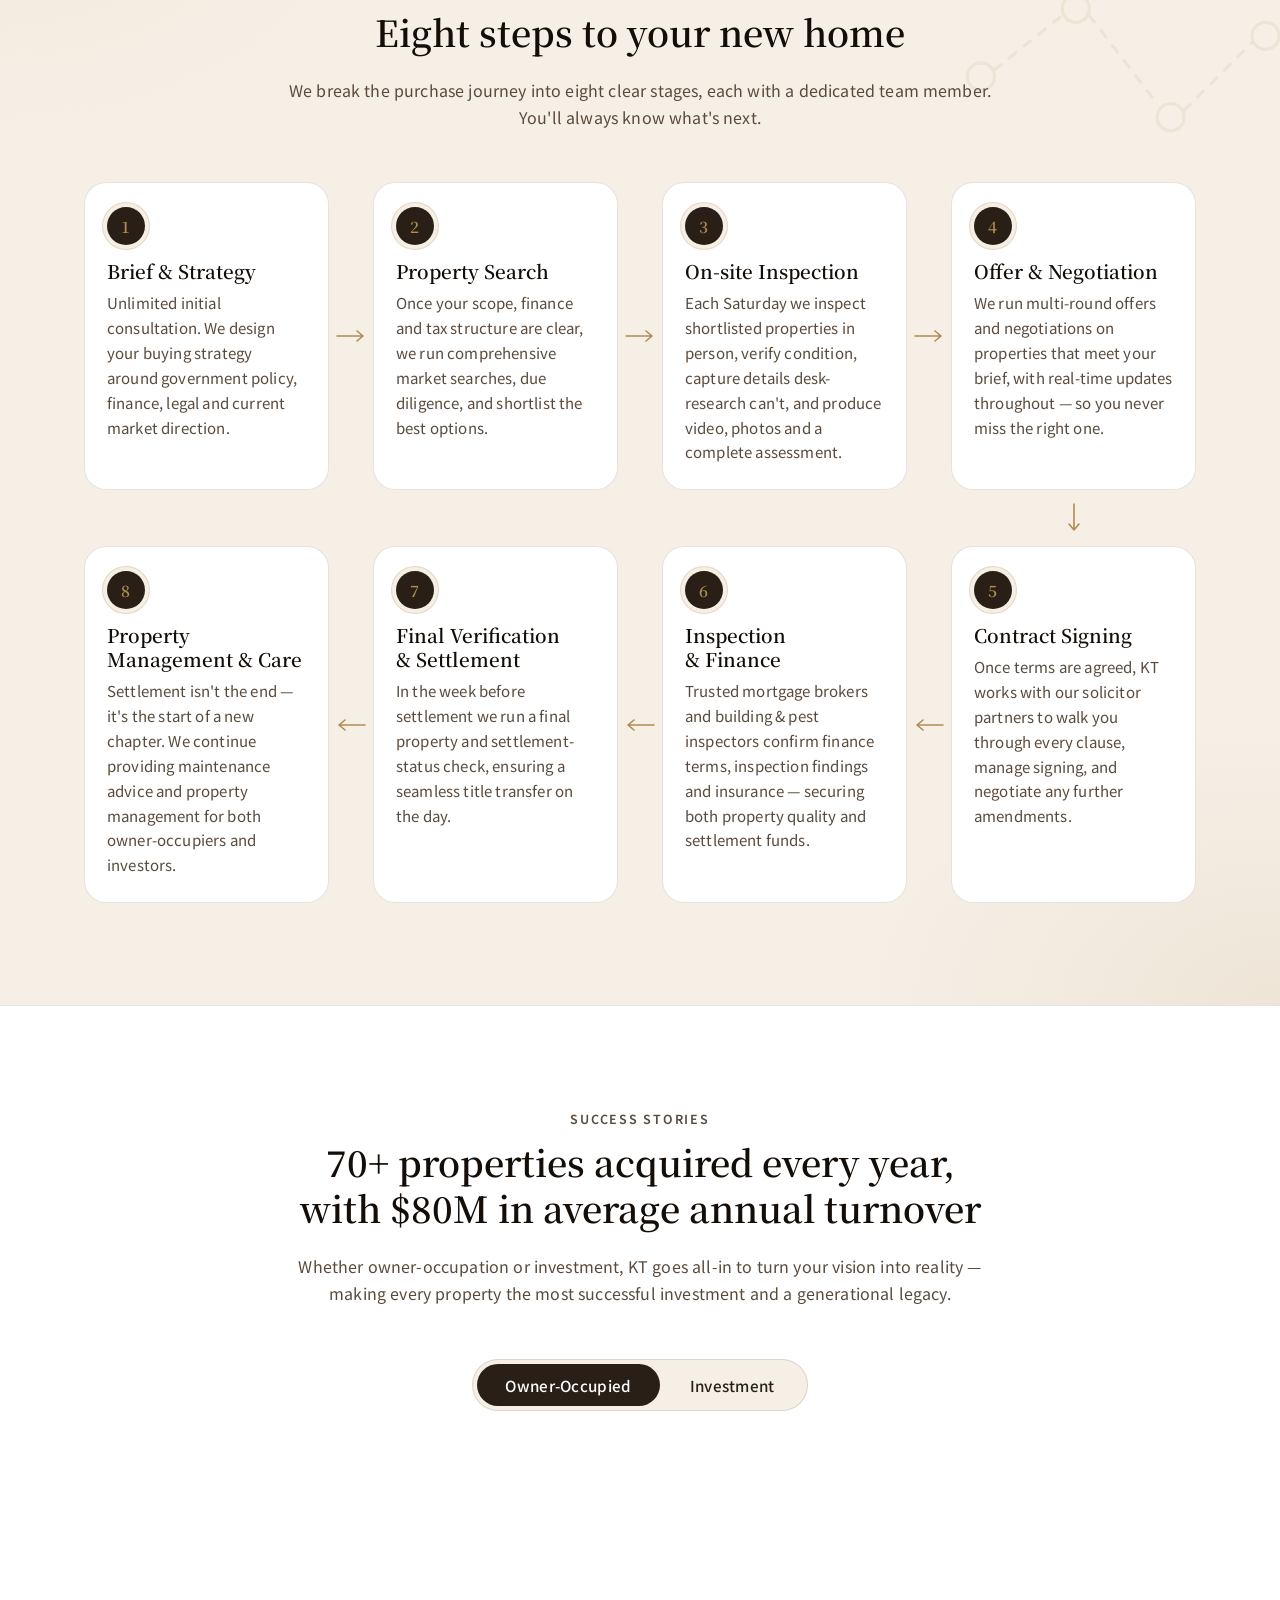
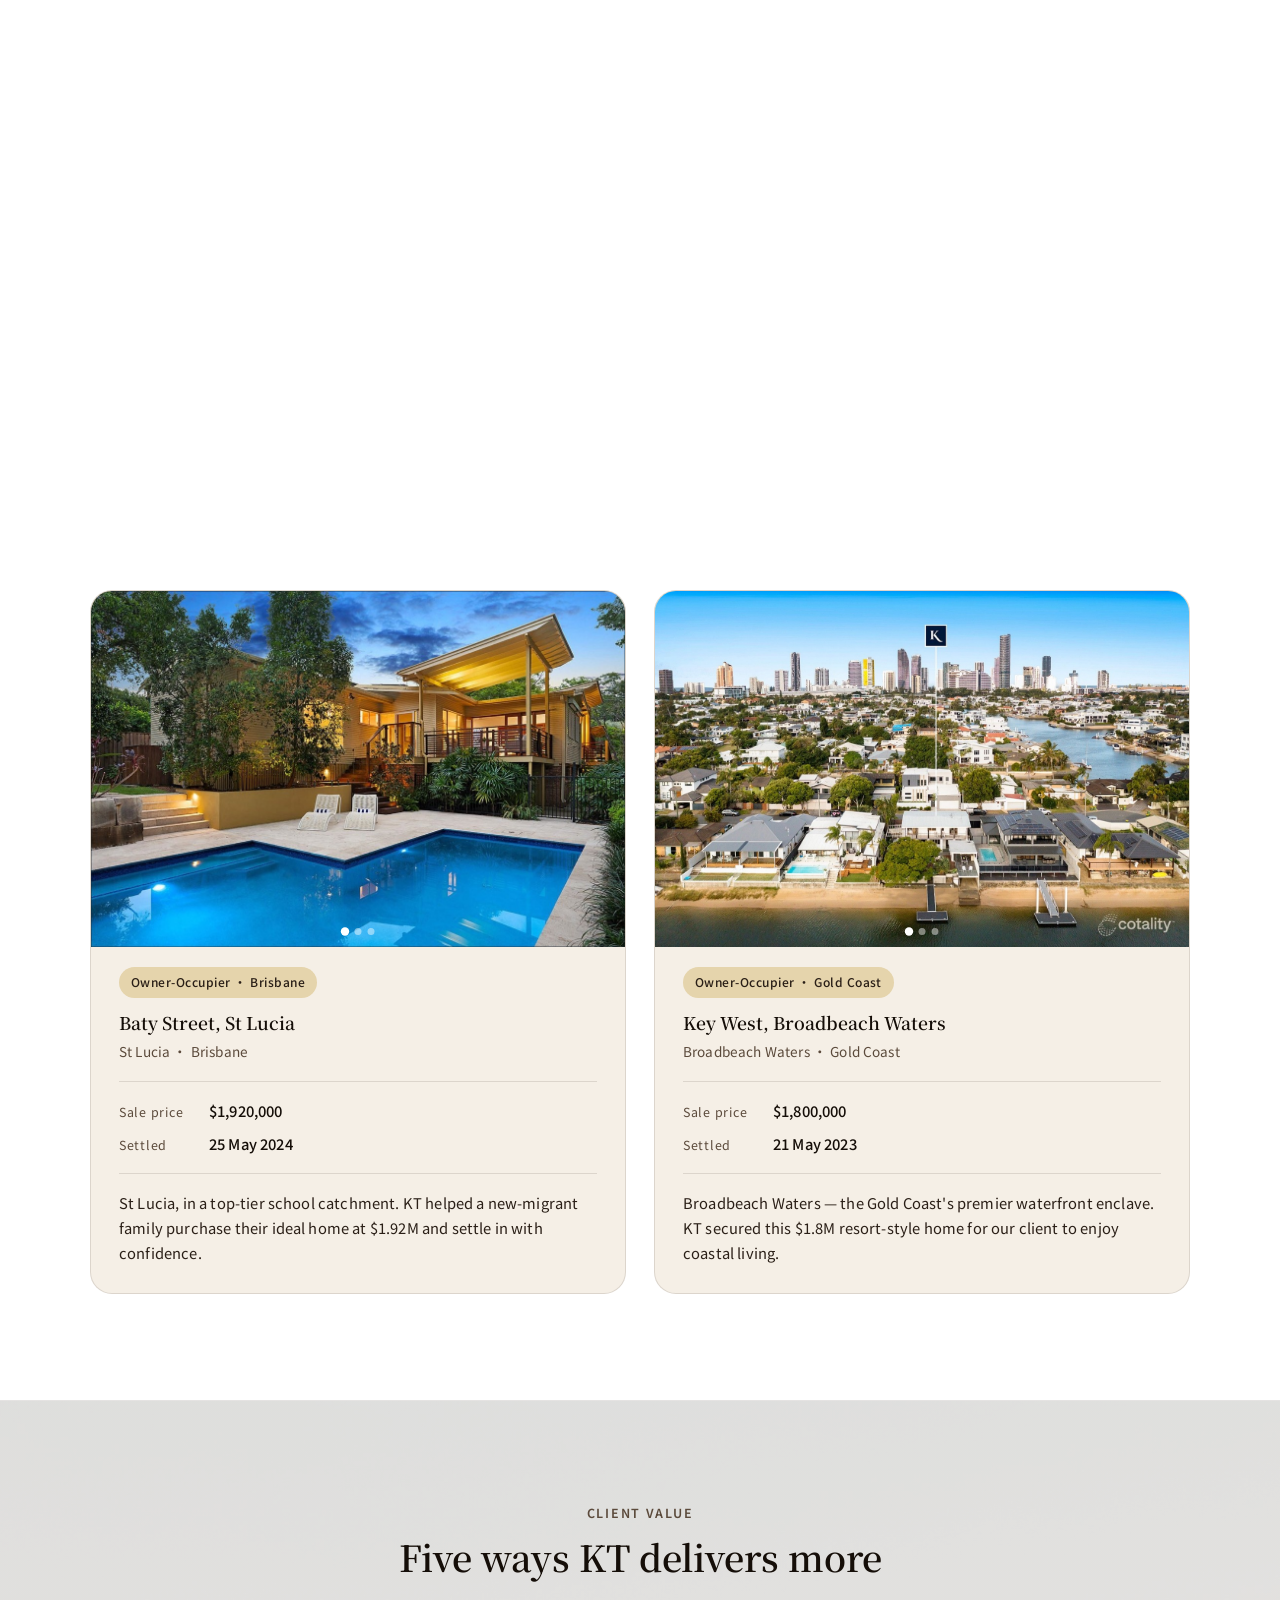
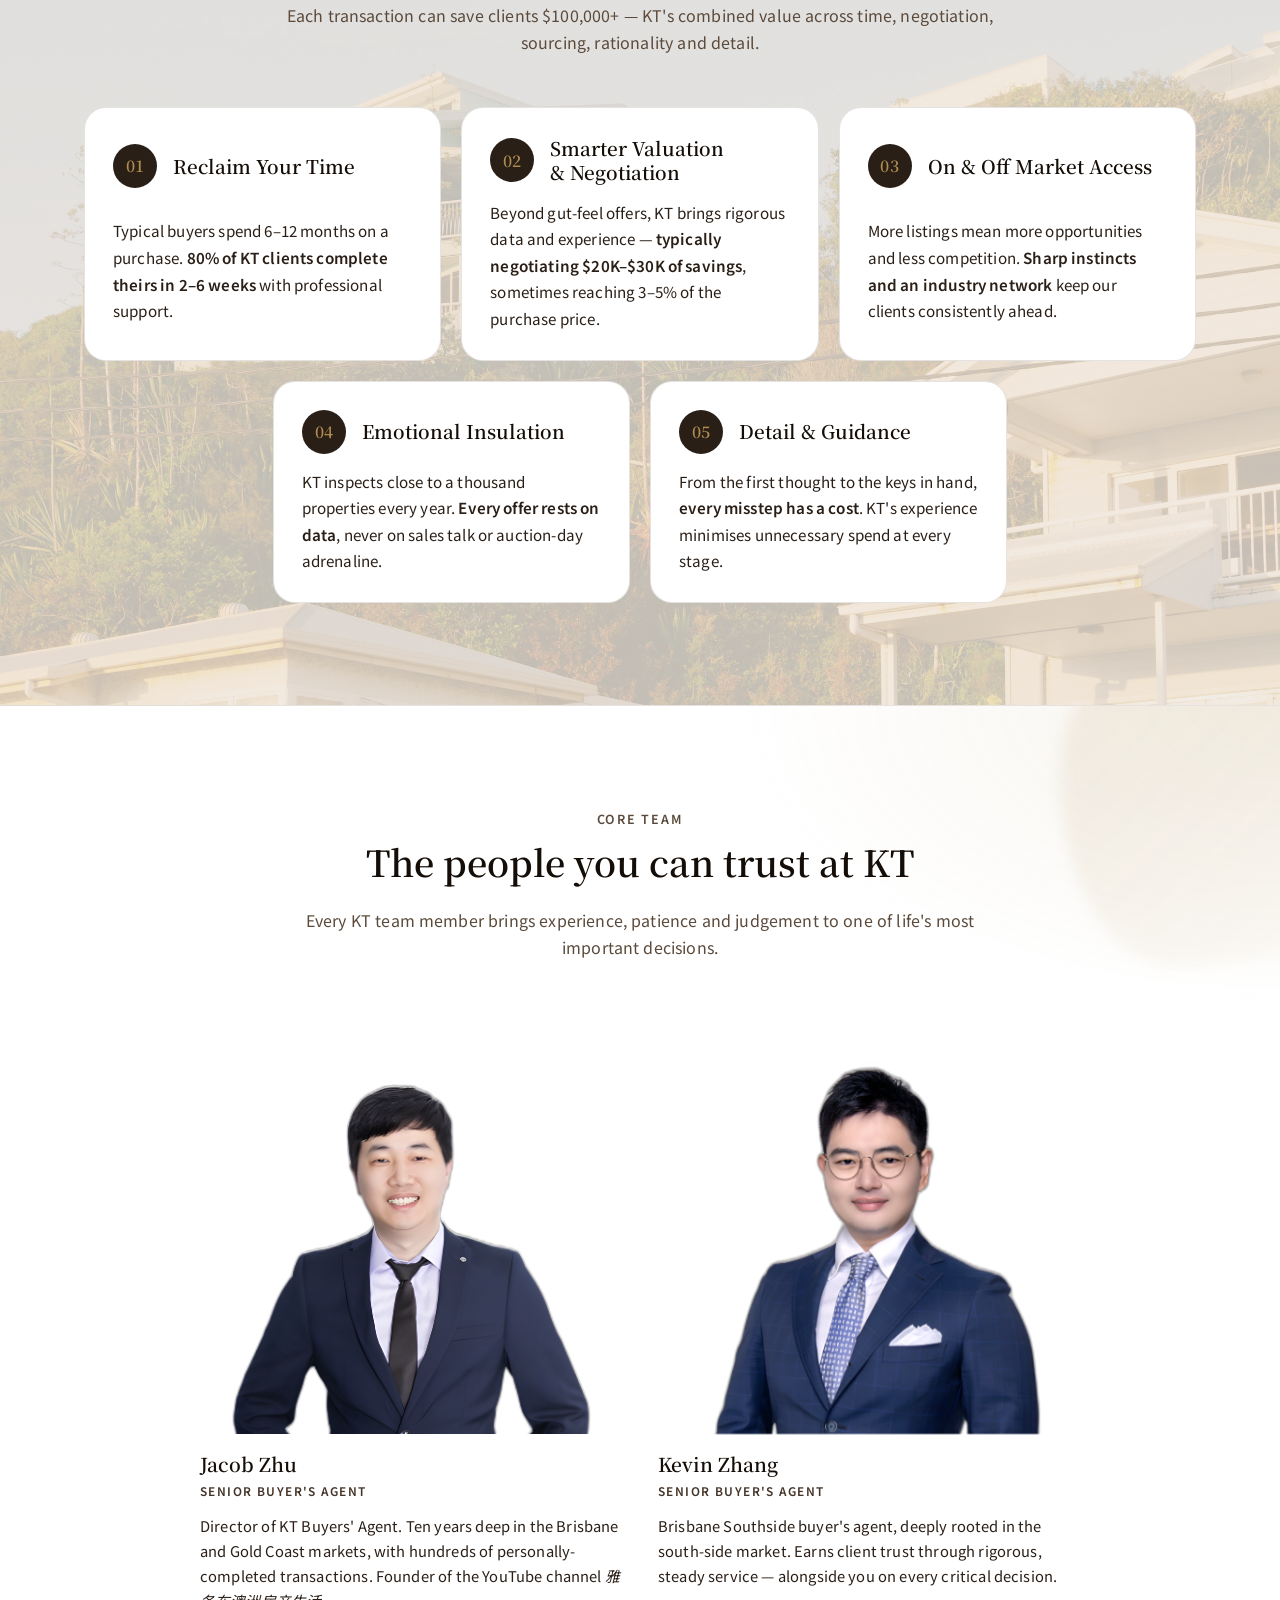
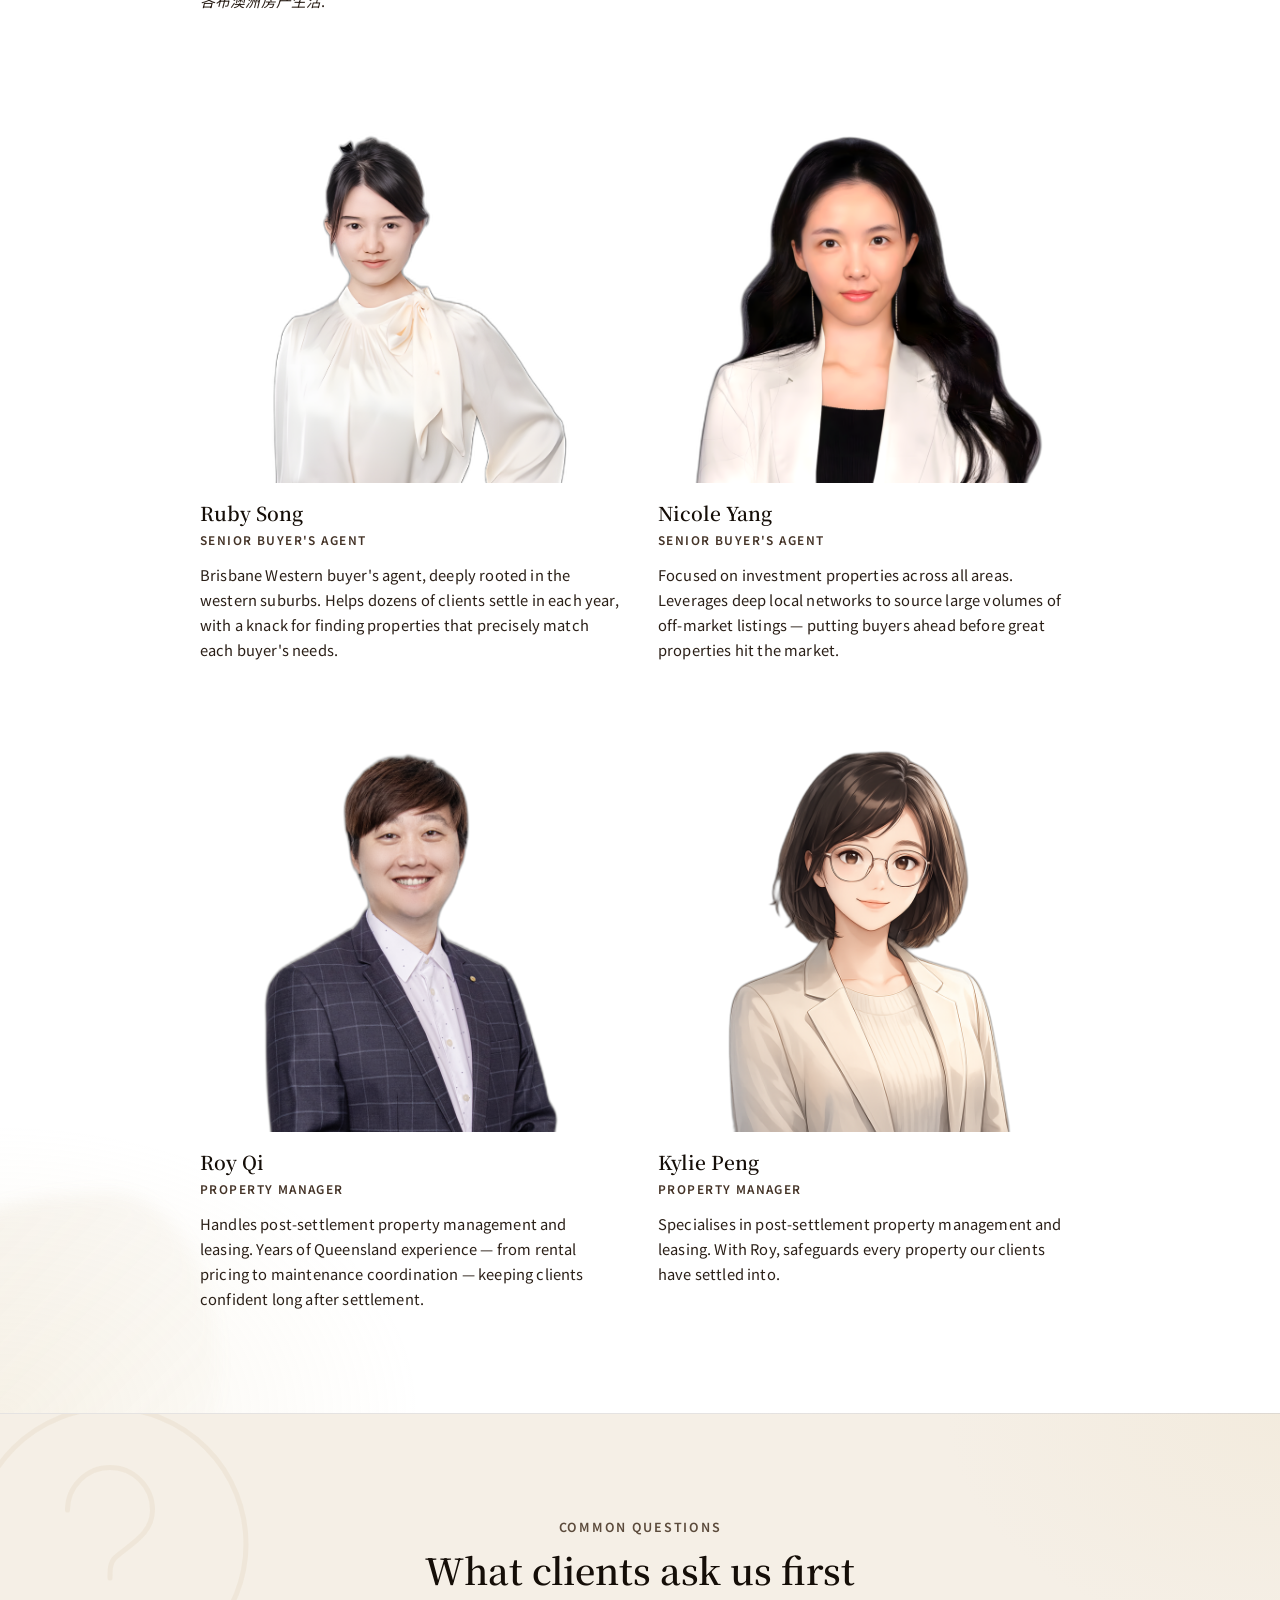
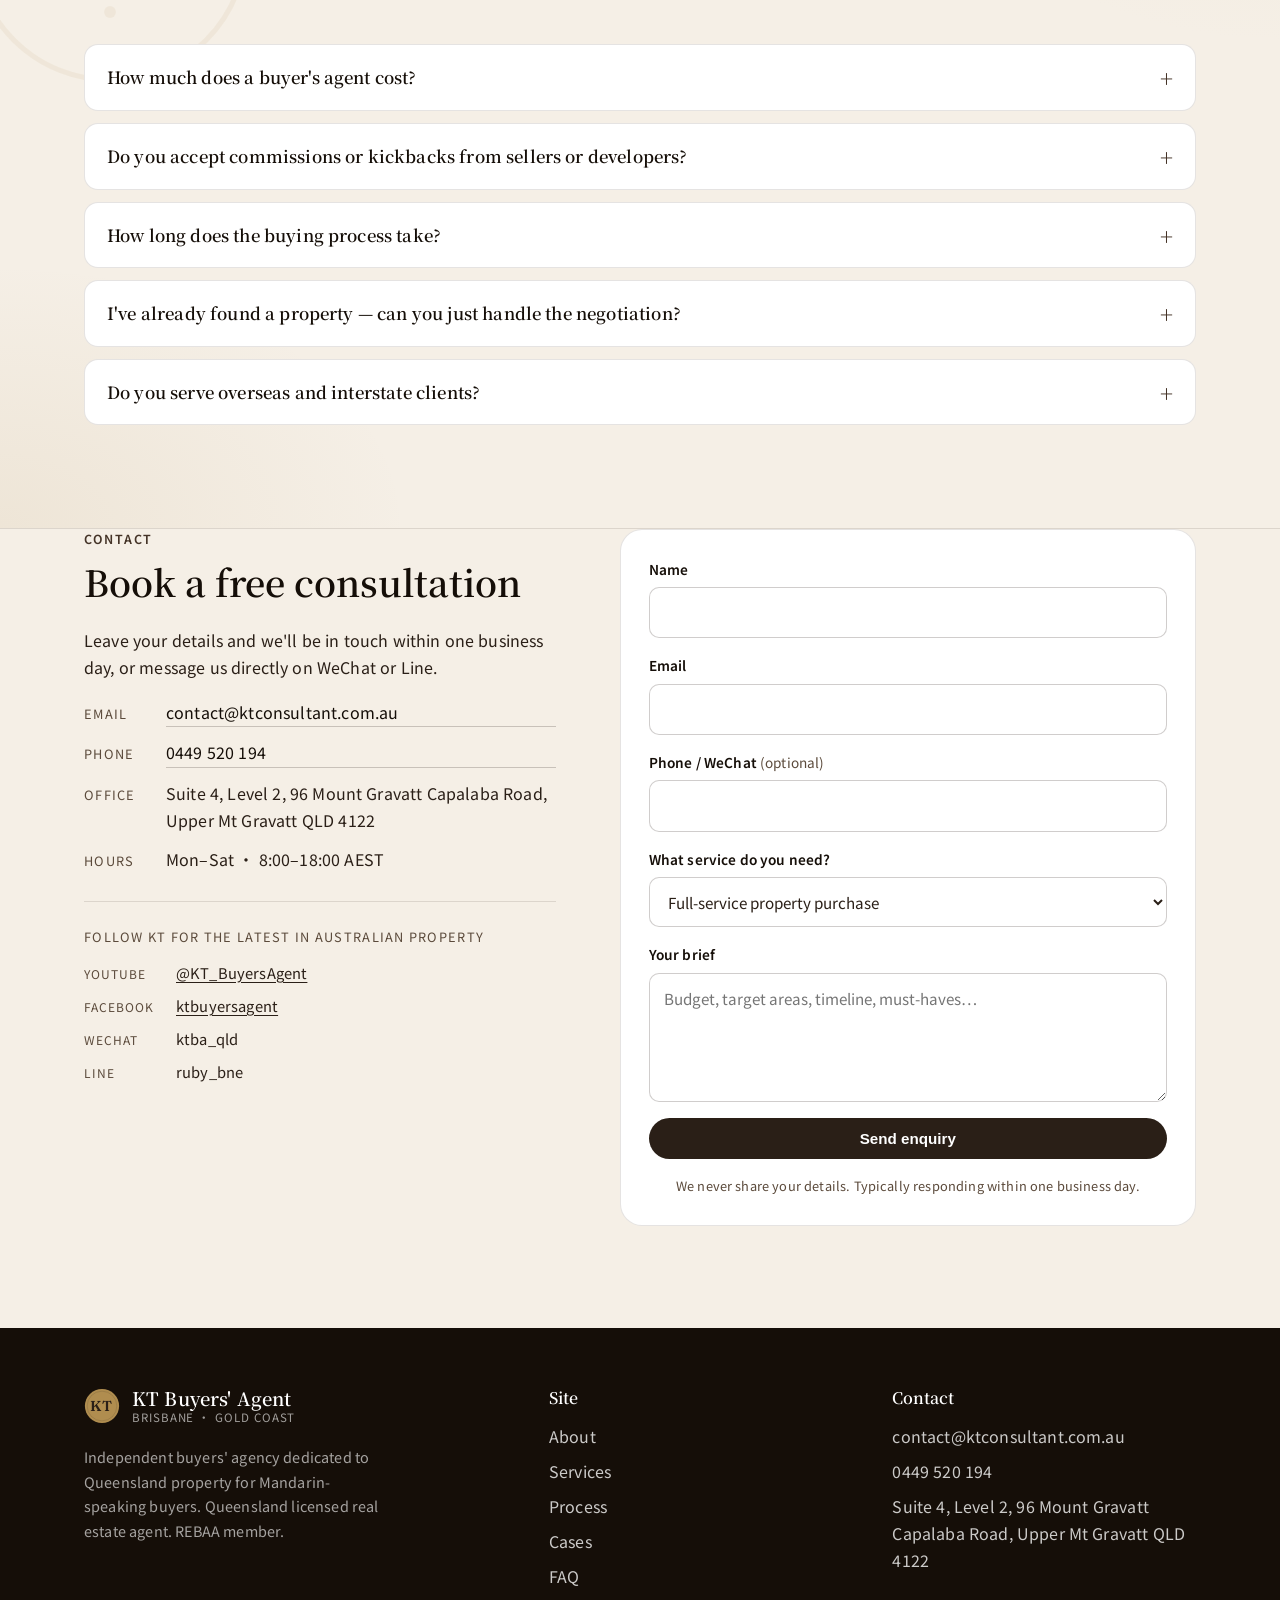
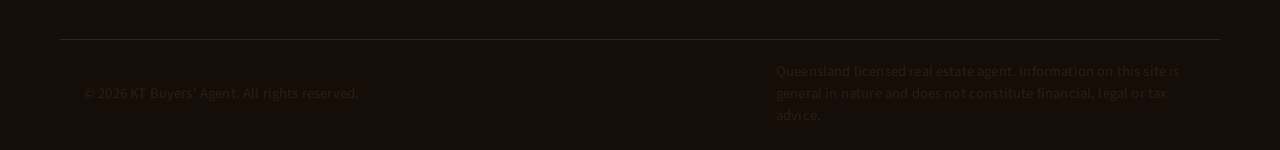
<file: en/index.html>
<!doctype html>
<html lang="en-AU">
<head>
  <meta charset="utf-8" />
  <meta name="viewport" content="width=device-width, initial-scale=1" />
  <title>KT Buyers' Agent — Brisbane & Gold Coast Property Specialists</title>
  <meta name="description" content="KT Buyers' Agent serves Mandarin-speaking buyers across Brisbane and the Gold Coast — full-service search, negotiation, settlement and ongoing property management." />
  <meta name="theme-color" content="#2a1f17" />
  <meta property="og:title" content="KT Buyers' Agent — Brisbane & Gold Coast" />
  <meta property="og:description" content="Focused, specialised and independent. Local insight. Buyer's advocate. Don't leave the win to chance." />
  <meta property="og:type" content="website" />
  <link rel="icon" type="image/svg+xml" href="../assets/favicon.svg" />
  <link rel="preconnect" href="https://fonts.googleapis.com" />
  <link rel="preconnect" href="https://fonts.gstatic.com" crossorigin />
  <link href="https://fonts.googleapis.com/css2?family=Noto+Sans+SC:wght@400;500;600;700&family=Noto+Serif+SC:wght@500;600;700&family=Fraunces:opsz,wght@9..144,500;9..144,600;9..144,700&family=Inter:wght@400;500;600&display=swap" rel="stylesheet" />
  <link rel="stylesheet" href="../css/styles.css" />
</head>
<body>
  <a class="skip" href="#main">Skip to content</a>

  <header class="site-header" id="top">
    <div class="container nav">
      <a class="brand" href="#top" aria-label="KT Buyers' Agent home">
        <span class="brand-mark" aria-hidden="true">
          <svg viewBox="0 0 40 40" width="40" height="40" focusable="false">
            <circle cx="20" cy="20" r="19" fill="#2a1f17"/>
            <circle cx="20" cy="20" r="16.5" fill="none" stroke="#b08d4f" stroke-width="0.5" opacity="0.4"/>
            <text x="20" y="26" text-anchor="middle" font-family="'Fraunces', 'Noto Serif SC', Georgia, serif" font-weight="600" font-size="16" fill="#b08d4f" letter-spacing="1.5">KT</text>
          </svg>
        </span>
        <span class="brand-text">
          <span class="brand-name">KT Buyers' Agent</span>
        </span>
      </a>

      <button class="nav-toggle" aria-expanded="false" aria-controls="primary-nav" aria-label="Open navigation">
        <span></span><span></span><span></span>
      </button>

      <nav id="primary-nav" class="primary-nav" aria-label="Primary">
        <a href="#about">About</a>
        <a href="#services">Services</a>
        <a href="#process">Process</a>
        <a href="#cases">Cases</a>
        <a href="#value">Value</a>
        <a href="#team">Team</a>
        <a href="#faq">FAQ</a>
        <a class="lang-switch" href="../" hreflang="zh-CN" lang="zh" aria-label="切换至中文">中文</a>
        <a class="btn btn-primary nav-cta" href="#contact">Book a call</a>
      </nav>
    </div>
  </header>

  <main id="main">
    <section class="hero">
      <div class="container hero-grid">
        <div class="hero-copy">
          <p class="eyebrow">Focused. Specialised. Independent.</p>
          <h1>Local insight. Buyer's advocate.<br/>Don't leave the win to chance.</h1>
          <p class="lede">KT Buyers' Agent specialises in the Brisbane and Gold Coast markets — results-first, dedicated to delivering the best Queensland property purchase experience. Whether you're a first-home buyer, a new migrant searching for a family home, or a seasoned investor expanding your portfolio, we'll guide you through buying strategy, area selection, search, negotiation and auction, contract review, building &amp; pest, finance and settlement, and on into property management — from the first call to handover, always on your side.</p>
          <div class="cta-row">
            <a class="btn btn-primary" href="#contact">Book a free consultation</a>
            <a class="btn btn-ghost" href="#services">See our services</a>
          </div>
          <ul class="hero-stats" role="list">
            <li><strong>70+</strong><span>Properties acquired each year</span></li>
            <li><strong>$80M</strong><span>Average annual transaction value</span></li>
            <li><strong>2–6 weeks</strong><span>80% of clients close in this window</span></li>
          </ul>
        </div>
      </div>
    </section>

    <section id="about" class="section about">
      <div class="container">
        <header class="section-head">
          <p class="eyebrow">Meet KT</p>
          <h2>Two short films · Take a look inside KT Buyers' Agent</h2>
          <p>From our story to real client journeys — get to know us in a few minutes.</p>
        </header>
        <div class="about-videos">
          <div class="video-grid">
            <figure class="video-card">
              <div class="video-wrapper">
                <iframe src="https://www.youtube-nocookie.com/embed/Ad5TCToWDYM"
                        title="KT Buyers' Agent introduction"
                        loading="lazy"
                        allow="accelerometer; autoplay; clipboard-write; encrypted-media; gyroscope; picture-in-picture; web-share"
                        referrerpolicy="strict-origin-when-cross-origin"
                        allowfullscreen></iframe>
              </div>
              <figcaption>Company Introduction</figcaption>
            </figure>
            <figure class="video-card">
              <div class="video-wrapper">
                <iframe src="https://www.youtube-nocookie.com/embed/Dr2dKOiUdC4"
                        title="KT Buyers' Agent — client success stories"
                        loading="lazy"
                        allow="accelerometer; autoplay; clipboard-write; encrypted-media; gyroscope; picture-in-picture; web-share"
                        referrerpolicy="strict-origin-when-cross-origin"
                        allowfullscreen></iframe>
              </div>
              <figcaption>Client Success Stories</figcaption>
            </figure>
          </div>
        </div>
      </div>
    </section>

    <section id="services" class="section services">
      <div class="container">
        <header class="section-head">
          <p class="eyebrow">Services</p>
          <h2>The most comprehensive property buying support in the industry</h2>
          <p>From pre-purchase strategy through search, negotiation and auction, to post-settlement property management — KT tailors a complete plan for every client.</p>
        </header>

        <div class="card-grid">
          <article class="card">
            <span class="card-num">01</span>
            <h3>Strategic Consultation</h3>
            <p>Think before acting. Comprehensive analysis and planning before purchase make all the difference. We deliver up-to-the-minute regulatory guidance, infrastructure and future-development insights, suburb pricing trends, and tailored advice for your situation.</p>
            <ul class="tick-list">
              <li>Government policy and Queensland regulations</li>
              <li>Finance, lending and tax structure planning</li>
              <li>Suburb pricing trends and infrastructure analysis</li>
              <li>Tailored buying strategy</li>
            </ul>
          </article>

          <article class="card card-featured">
            <span class="card-num">02</span>
            <h3>Search &amp; Evaluation</h3>
            <p>Our two-agent-per-buyer approach means tight collaboration — helping you uncover both on-market and off-market properties and rigorously assess every property's purchase value and fair price.</p>
            <ul class="tick-list">
              <li>On-market and off-market property search</li>
              <li>Weekly curated shortlists and discussion</li>
              <li>Multi-platform data and proprietary valuation models</li>
              <li>In-person inspections only — no remote-only viewings</li>
              <li>On-site video, photos and full due diligence</li>
            </ul>
          </article>

          <article class="card">
            <span class="card-num">03</span>
            <h3>Negotiation &amp; Auction</h3>
            <p>Hundreds of inspections and dozens of negotiations and auctions every year — KT secures properties at fair prices, even in the most complex scenarios.</p>
            <ul class="tick-list">
              <li>Negotiation strategy and multi-round offers</li>
              <li>On-site auction bidding on your behalf</li>
              <li>Coordinated finance, legal and inspection support</li>
              <li>Contract review and signing support</li>
            </ul>
          </article>

          <article class="card card-featured">
            <span class="card-num">04</span>
            <h3>Comprehensive After-Sales</h3>
            <p>Whether for owner-occupation or investment, KT continues to support you after settlement — moving-in coordination, maintenance advice, and property management. Settlement isn't the end — it's the start of a new chapter.</p>
            <ul class="tick-list">
              <li>Rental management: pricing, leasing and tenant relations</li>
              <li>Property and tenant insurance applications</li>
              <li>Utility account setup (water, electricity, gas)</li>
              <li>Move-in coordination and local lifestyle resources</li>
            </ul>
          </article>
        </div>
      </div>
    </section>

    <section id="process" class="section process">
      <div class="container">
        <header class="section-head">
          <p class="eyebrow">Process</p>
          <h2>Eight steps to your new home</h2>
          <p>We break the purchase journey into eight clear stages, each with a dedicated team member. You'll always know what's next.</p>
        </header>

        <ol class="steps" role="list">
          <li>
            <span class="step-num">1</span>
            <h3>Brief &amp; Strategy</h3>
            <p>Unlimited initial consultation. We design your buying strategy around government policy, finance, legal and current market direction.</p>
          </li>
          <li>
            <span class="step-num">2</span>
            <h3>Property Search</h3>
            <p>Once your scope, finance and tax structure are clear, we run comprehensive market searches, due diligence, and shortlist the best options.</p>
          </li>
          <li>
            <span class="step-num">3</span>
            <h3>On-site Inspection</h3>
            <p>Each Saturday we inspect shortlisted properties in person, verify condition, capture details desk-research can't, and produce video, photos and a complete assessment.</p>
          </li>
          <li>
            <span class="step-num">4</span>
            <h3>Offer &amp; Negotiation</h3>
            <p>We run multi-round offers and negotiations on properties that meet your brief, with real-time updates throughout — so you never miss the right one.</p>
          </li>
          <li>
            <span class="step-num">5</span>
            <h3>Contract Signing</h3>
            <p>Once terms are agreed, KT works with our solicitor partners to walk you through every clause, manage signing, and negotiate any further amendments.</p>
          </li>
          <li>
            <span class="step-num">6</span>
            <h3>Inspection &amp; Finance</h3>
            <p>Trusted mortgage brokers and building &amp; pest inspectors confirm finance terms, inspection findings and insurance — securing both property quality and settlement funds.</p>
          </li>
          <li>
            <span class="step-num">7</span>
            <h3>Final Verification &amp; Settlement</h3>
            <p>In the week before settlement we run a final property and settlement-status check, ensuring a seamless title transfer on the day.</p>
          </li>
          <li>
            <span class="step-num">8</span>
            <h3>Property Management &amp; Care</h3>
            <p>Settlement isn't the end — it's the start of a new chapter. We continue providing maintenance advice and property management for both owner-occupiers and investors.</p>
          </li>
        </ol>
      </div>
    </section>

    <section id="cases" class="section cases">
      <div class="container">
        <header class="section-head">
          <p class="eyebrow">Success Stories</p>
          <h2>70+ properties acquired every year, with $80M in average annual turnover</h2>
          <p>Whether owner-occupation or investment, KT goes all-in to turn your vision into reality — making every property the most successful investment and a generational legacy.</p>
        </header>

        <div class="case-tabs-wrapper">
          <div class="case-tabs" role="tablist" aria-label="Case categories">
            <button class="case-tab is-active" data-target="self" type="button" role="tab" aria-selected="true">Owner-Occupied</button>
            <button class="case-tab" data-target="investment" type="button" role="tab" aria-selected="false">Investment</button>
          </div>
        </div>

        <div class="case-pages" data-active="self">
        <div class="case-page" data-page="self">
        <div class="case-grid">
          <article class="case-card">
            <div class="case-image case-carousel">
              <div class="case-slides">
                <img src="../assets/cases/case-1-chelmer-1.jpg" alt="Laurel Avenue, Chelmer" loading="lazy" />
                <img src="../assets/cases/case-1-chelmer-2.jpg" alt="Laurel Avenue, Chelmer" loading="lazy" />
                <img src="../assets/cases/case-1-chelmer-3.jpg" alt="Laurel Avenue, Chelmer" loading="lazy" />
              </div>
              <button class="carousel-prev" aria-label="Previous image">‹</button>
              <button class="carousel-next" aria-label="Next image">›</button>
              <div class="carousel-dots"><span class="active"></span><span></span><span></span></div>
            </div>
            <header class="case-head">
              <span class="case-tag">Owner-Occupier · Brisbane</span>
              <h3>Laurel Avenue, Chelmer</h3>
              <p class="case-meta">Chelmer · Brisbane</p>
            </header>
            <dl class="case-stats">
              <div><dt>Sale price</dt><dd>$5,999,999</dd></div>
              <div><dt>Settled</dt><dd>04 Oct 2022</dd></div>
            </dl>
            <p class="case-desc">Chelmer is one of Brisbane's premier riverside suburbs. KT guided the client through selection and negotiation on this $5.9M family home, representing them independently throughout.</p>
          </article>

          <article class="case-card">
            <div class="case-image case-carousel">
              <div class="case-slides">
                <img src="../assets/cases/case-2-hawthorne-1.jpg" alt="Malcolm Street, Hawthorne" loading="lazy" />
                <img src="../assets/cases/case-2-hawthorne-2.jpg" alt="Malcolm Street, Hawthorne" loading="lazy" />
                <img src="../assets/cases/case-2-hawthorne-3.jpg" alt="Malcolm Street, Hawthorne" loading="lazy" />
              </div>
              <button class="carousel-prev" aria-label="Previous image">‹</button>
              <button class="carousel-next" aria-label="Next image">›</button>
              <div class="carousel-dots"><span class="active"></span><span></span><span></span></div>
            </div>
            <header class="case-head">
              <span class="case-tag">Owner-Occupier · Brisbane</span>
              <h3>Malcolm Street, Hawthorne</h3>
              <p class="case-meta">Hawthorne · Brisbane</p>
            </header>
            <dl class="case-stats">
              <div><dt>Sale price</dt><dd>$3,870,000</dd></div>
              <div><dt>Settled</dt><dd>29 May 2025</dd></div>
            </dl>
            <p class="case-desc">Hawthorne, in the heart of Brisbane's inner east. KT secured this dream home at $3.87M, with negotiations creating substantial savings for the client.</p>
          </article>

          <article class="case-card">
            <div class="case-image case-carousel">
              <div class="case-slides">
                <img src="../assets/cases/case-3-stlucia-1.jpg" alt="Baty Street, St Lucia" loading="lazy" />
                <img src="../assets/cases/case-3-stlucia-2.jpg" alt="Baty Street, St Lucia" loading="lazy" />
                <img src="../assets/cases/case-3-stlucia-3.jpg" alt="Baty Street, St Lucia" loading="lazy" />
              </div>
              <button class="carousel-prev" aria-label="Previous image">‹</button>
              <button class="carousel-next" aria-label="Next image">›</button>
              <div class="carousel-dots"><span class="active"></span><span></span><span></span></div>
            </div>
            <header class="case-head">
              <span class="case-tag">Owner-Occupier · Brisbane</span>
              <h3>Baty Street, St Lucia</h3>
              <p class="case-meta">St Lucia · Brisbane</p>
            </header>
            <dl class="case-stats">
              <div><dt>Sale price</dt><dd>$1,920,000</dd></div>
              <div><dt>Settled</dt><dd>25 May 2024</dd></div>
            </dl>
            <p class="case-desc">St Lucia, in a top-tier school catchment. KT helped a new-migrant family purchase their ideal home at $1.92M and settle in with confidence.</p>
          </article>

          <article class="case-card">
            <div class="case-image case-carousel">
              <div class="case-slides">
                <img src="../assets/cases/case-4-broadbeachwaters-1.jpg" alt="Key West, Broadbeach Waters" loading="lazy" />
                <img src="../assets/cases/case-4-broadbeachwaters-2.jpg" alt="Key West, Broadbeach Waters" loading="lazy" />
                <img src="../assets/cases/case-4-broadbeachwaters-3.jpg" alt="Key West, Broadbeach Waters" loading="lazy" />
              </div>
              <button class="carousel-prev" aria-label="Previous image">‹</button>
              <button class="carousel-next" aria-label="Next image">›</button>
              <div class="carousel-dots"><span class="active"></span><span></span><span></span></div>
            </div>
            <header class="case-head">
              <span class="case-tag">Owner-Occupier · Gold Coast</span>
              <h3>Key West, Broadbeach Waters</h3>
              <p class="case-meta">Broadbeach Waters · Gold Coast</p>
            </header>
            <dl class="case-stats">
              <div><dt>Sale price</dt><dd>$1,800,000</dd></div>
              <div><dt>Settled</dt><dd>21 May 2023</dd></div>
            </dl>
            <p class="case-desc">Broadbeach Waters — the Gold Coast's premier waterfront enclave. KT secured this $1.8M resort-style home for our client to enjoy coastal living.</p>
          </article>
        </div>
        </div>

        <div class="case-page" data-page="investment">
        <div class="case-grid">
          <article class="case-card">
            <div class="case-image case-carousel">
              <div class="case-slides">
                <img src="../assets/cases/case-5-coomera-1.jpg" alt="Cirrus Way, Coomera" loading="lazy" />
                <img src="../assets/cases/case-5-coomera-2.jpg" alt="Cirrus Way, Coomera" loading="lazy" />
                <img src="../assets/cases/case-5-coomera-3.jpg" alt="Cirrus Way, Coomera" loading="lazy" />
              </div>
              <button class="carousel-prev" aria-label="Previous image">‹</button>
              <button class="carousel-next" aria-label="Next image">›</button>
              <div class="carousel-dots"><span class="active"></span><span></span><span></span></div>
            </div>
            <header class="case-head">
              <span class="case-tag">Investment · Gold Coast</span>
              <h3>Cirrus Way, Coomera</h3>
              <p class="case-meta">Coomera · Gold Coast</p>
            </header>
            <dl class="case-stats">
              <div><dt>Sale price</dt><dd>$1,240,000</dd></div>
              <div><dt>Settled</dt><dd>07 May 2024</dd></div>
            </dl>
            <p class="case-desc">Coomera sits along the Gold Coast's M1 growth corridor. KT helped an investor secure this high-potential home at $1.24M.</p>
          </article>

          <article class="case-card">
            <div class="case-image case-carousel">
              <div class="case-slides">
                <img src="../assets/cases/case-6-shailerpark-1.jpg" alt="Oak Street, Shailer Park" loading="lazy" />
                <img src="../assets/cases/case-6-shailerpark-2.jpg" alt="Oak Street, Shailer Park" loading="lazy" />
                <img src="../assets/cases/case-6-shailerpark-3.jpg" alt="Oak Street, Shailer Park" loading="lazy" />
              </div>
              <button class="carousel-prev" aria-label="Previous image">‹</button>
              <button class="carousel-next" aria-label="Next image">›</button>
              <div class="carousel-dots"><span class="active"></span><span></span><span></span></div>
            </div>
            <header class="case-head">
              <span class="case-tag">Investment · Logan</span>
              <h3>Oak Street, Shailer Park</h3>
              <p class="case-meta">Shailer Park · Logan</p>
            </header>
            <dl class="case-stats">
              <div><dt>Sale price</dt><dd>$1,050,000</dd></div>
              <div><dt>Settled</dt><dd>12 Dec 2024</dd></div>
            </dl>
            <p class="case-desc">Shailer Park offers strong school zones and established infrastructure. KT secured this premium Logan investment property at $1.05M for our client.</p>
          </article>

          <article class="case-card">
            <div class="case-image case-carousel">
              <div class="case-slides">
                <img src="../assets/cases/case-7-burpengaryeast-1.jpg" alt="O'Leary Avenue, Burpengary East" loading="lazy" />
                <img src="../assets/cases/case-7-burpengaryeast-2.jpg" alt="O'Leary Avenue, Burpengary East" loading="lazy" />
                <img src="../assets/cases/case-7-burpengaryeast-3.jpg" alt="O'Leary Avenue, Burpengary East" loading="lazy" />
              </div>
              <button class="carousel-prev" aria-label="Previous image">‹</button>
              <button class="carousel-next" aria-label="Next image">›</button>
              <div class="carousel-dots"><span class="active"></span><span></span><span></span></div>
            </div>
            <header class="case-head">
              <span class="case-tag">Investment · Moreton Bay</span>
              <h3>O'Leary Avenue, Burpengary East</h3>
              <p class="case-meta">Burpengary East · Moreton Bay</p>
            </header>
            <dl class="case-stats">
              <div><dt>Sale price</dt><dd>$1,255,000</dd></div>
              <div><dt>Settled</dt><dd>14 Apr 2025</dd></div>
            </dl>
            <p class="case-desc">Burpengary East lies along the Moreton Bay corridor north of Brisbane. KT secured this growth-ready investment for our client at $1.255M.</p>
          </article>

          <article class="case-card">
            <div class="case-image case-carousel">
              <div class="case-slides">
                <img src="../assets/cases/case-8-pimpama-1.jpg" alt="Manning Court, Pimpama" loading="lazy" />
                <img src="../assets/cases/case-8-pimpama-2.jpg" alt="Manning Court, Pimpama" loading="lazy" />
                <img src="../assets/cases/case-8-pimpama-3.jpg" alt="Manning Court, Pimpama" loading="lazy" />
              </div>
              <button class="carousel-prev" aria-label="Previous image">‹</button>
              <button class="carousel-next" aria-label="Next image">›</button>
              <div class="carousel-dots"><span class="active"></span><span></span><span></span></div>
            </div>
            <header class="case-head">
              <span class="case-tag">Investment · Gold Coast</span>
              <h3>Manning Court, Pimpama</h3>
              <p class="case-meta">Pimpama · Gold Coast</p>
            </header>
            <dl class="case-stats">
              <div><dt>Sale price</dt><dd>$854,500</dd></div>
              <div><dt>Settled</dt><dd>29 Jul 2025</dd></div>
            </dl>
            <p class="case-desc">Pimpama is one of the Gold Coast's fastest-growing investment suburbs. KT secured this entry-level rental property for our investor at $854,500.</p>
          </article>
        </div>
        </div>
        </div>
      </div>
    </section>

    <section id="value" class="section value">
      <div class="container">
        <header class="section-head">
          <p class="eyebrow">Client Value</p>
          <h2>Five ways KT delivers more</h2>
          <p>Each transaction can save clients $100,000+ — KT's combined value across time, negotiation, sourcing, rationality and detail.</p>
        </header>

        <div class="value-grid">
          <article class="value-item">
            <span class="value-num">01</span>
            <h3>Reclaim Your Time</h3>
            <p>Typical buyers spend 6–12 months on a purchase. <strong>80% of KT clients complete theirs in 2–6 weeks</strong> with professional support.</p>
          </article>

          <article class="value-item">
            <span class="value-num">02</span>
            <h3>Smarter Valuation &amp; Negotiation</h3>
            <p>Beyond gut-feel offers, KT brings rigorous data and experience — <strong>typically negotiating $20K–$30K of savings</strong>, sometimes reaching 3–5% of the purchase price.</p>
          </article>

          <article class="value-item">
            <span class="value-num">03</span>
            <h3>On &amp; Off Market Access</h3>
            <p>More listings mean more opportunities and less competition. <strong>Sharp instincts and an industry network</strong> keep our clients consistently ahead.</p>
          </article>

          <article class="value-item">
            <span class="value-num">04</span>
            <h3>Emotional Insulation</h3>
            <p>KT inspects close to a thousand properties every year. <strong>Every offer rests on data</strong>, never on sales talk or auction-day adrenaline.</p>
          </article>

          <article class="value-item">
            <span class="value-num">05</span>
            <h3>Detail &amp; Guidance</h3>
            <p>From the first thought to the keys in hand, <strong>every misstep has a cost</strong>. KT's experience minimises unnecessary spend at every stage.</p>
          </article>
        </div>
      </div>
    </section>

    <section id="team" class="section team-section">
      <div class="container">
        <header class="section-head">
          <p class="eyebrow">Core Team</p>
          <h2>The people you can trust at KT</h2>
          <p>Every KT team member brings experience, patience and judgement to one of life's most important decisions.</p>
        </header>

        <div class="team-members">
          <article class="team-member">
            <div class="team-photo team-photo--cutout team-photo--flip" tabindex="0" aria-label="Jacob Zhu — full bio, hover to view" style="--photo-aspect: 872 / 782">
              <div class="team-photo-inner">
                <div class="team-photo-face team-photo-face--front">
                  <img src="../assets/team/jacob-half.png" alt="Jacob Zhu — director of KT Buyers' Agent" loading="lazy" />
                </div>
                <div class="team-photo-face team-photo-face--back">
                  <p>Jacob graduated from Shanghai Jiao Tong University with a degree in Mechanical Engineering and previously worked at Shanghai Electric. He moved from Shanghai to Australia in 2014 and entered real estate by chance. Over ten years across developers, major agencies and boutique firms, he has grown into a real estate expert with depth across every angle of the market. He is now Director of KT Buyers' Agent and founder of the YouTube channel 雅各布澳洲房产生活, providing outstanding advisory and buyer's agent services to clients purchasing in Queensland.</p>
                  <p>Jacob and his team are deeply passionate about real estate, available to clients even after hours and on weekends. For years he has shared the latest market insights through his channel, keeping a sharp eye on industry trends and earning a loyal audience along the way.</p>
                  <p>The team inspects close to a thousand properties each year and participates in hundreds of bids and auctions, having helped more than 50 client groups successfully purchase investment and owner-occupier properties across Queensland — transactions totalling tens of millions of dollars. If you're planning to buy in Queensland but unsure where to start, Jacob's team is your best local buyer's agent choice.</p>
                </div>
              </div>
            </div>
            <div class="team-bio">
              <h3>Jacob Zhu</h3>
              <p class="team-role">Senior Buyer's Agent</p>
              <p>Director of KT Buyers' Agent. Ten years deep in the Brisbane and Gold Coast markets, with hundreds of personally-completed transactions. Founder of the YouTube channel <em>雅各布澳洲房产生活</em>.</p>
            </div>
          </article>

          <article class="team-member">
            <div class="team-photo team-photo--cutout team-photo--flip" tabindex="0" aria-label="Kevin Zhang — full bio, hover to view" style="--photo-aspect: 900 / 849">
              <div class="team-photo-inner">
                <div class="team-photo-face team-photo-face--front">
                  <img src="../assets/team/kevin-half.png" alt="Kevin Zhang — senior buyer's agent" loading="lazy" />
                </div>
                <div class="team-photo-face team-photo-face--back">
                  <p>Kevin is from Shanghai and moved to Australia in 2008. He graduated from QUT with a Bachelor of Accounting and began exploring real estate shortly after — his accounting background giving him a solid financial foundation for the industry. Over seven years he has built deep expertise and a thorough understanding of every layer of the Australian market.</p>
                  <p>Kevin is primarily active in Brisbane's Southside buyer's agent market — from renting and buying to upgrading owner-occupier homes, the south side has always been his home base. Drawing on years of living locally, he has helped countless buyers invest and settle in the area, with intimate knowledge of each suburb's character, typical housing stock and median prices.</p>
                  <p>Kevin is committed to helping clients find quality properties through clear communication and a deep understanding of their needs. He always puts the client's interests first, providing personalised buying strategies, and is well-versed in Australian property regulations and processes — delivering comprehensive market analysis and investment advice. His enthusiasm and expertise make him a trusted partner for every client.</p>
                </div>
              </div>
            </div>
            <div class="team-bio">
              <h3>Kevin Zhang</h3>
              <p class="team-role">Senior Buyer's Agent</p>
              <p>Brisbane Southside buyer's agent, deeply rooted in the south-side market. Earns client trust through rigorous, steady service — alongside you on every critical decision.</p>
            </div>
          </article>

          <article class="team-member">
            <div class="team-photo team-photo--cutout">
              <img src="../assets/team/ruby-half.png" alt="Ruby Song — senior buyer's agent" loading="lazy" />
            </div>
            <div class="team-bio">
              <h3>Ruby Song</h3>
              <p class="team-role">Senior Buyer's Agent</p>
              <p>Brisbane Western buyer's agent, deeply rooted in the western suburbs. Helps dozens of clients settle in each year, with a knack for finding properties that precisely match each buyer's needs.</p>
            </div>
          </article>

          <article class="team-member">
            <div class="team-photo team-photo--cutout">
              <img src="../assets/team/nicole-half.png" alt="Nicole Yang — senior buyer's agent" loading="lazy" />
            </div>
            <div class="team-bio">
              <h3>Nicole Yang</h3>
              <p class="team-role">Senior Buyer's Agent</p>
              <p>Focused on investment properties across all areas. Leverages deep local networks to source large volumes of off-market listings — putting buyers ahead before great properties hit the market.</p>
            </div>
          </article>

          <article class="team-member">
            <div class="team-photo team-photo--cutout">
              <img src="../assets/team/roy-half.png" alt="Roy Qi — property manager" loading="lazy" />
            </div>
            <div class="team-bio">
              <h3>Roy Qi</h3>
              <p class="team-role">Property Manager</p>
              <p>Handles post-settlement property management and leasing. Years of Queensland experience — from rental pricing to maintenance coordination — keeping clients confident long after settlement.</p>
            </div>
          </article>

          <article class="team-member">
            <div class="team-photo team-photo--cutout">
              <img src="../assets/team/kylie-half.png" alt="Kylie Peng — property manager" loading="lazy" />
            </div>
            <div class="team-bio">
              <h3>Kylie Peng</h3>
              <p class="team-role">Property Manager</p>
              <p>Specialises in post-settlement property management and leasing. With Roy, safeguards every property our clients have settled into.</p>
            </div>
          </article>
        </div>
      </div>
    </section>

    <section id="faq" class="section faq">
      <div class="container">
        <header class="section-head">
          <p class="eyebrow">Common Questions</p>
          <h2>What clients ask us first</h2>
        </header>
        <div class="faq-list">
          <details>
            <summary>How much does a buyer's agent cost?</summary>
            <p>Our full-service fee is <strong>1.5% of the purchase price + GST</strong>, formally documented via the Queensland Form 6 contract. <strong>For properties above $5M, the fee is capped at 1.5% of $5M — no further increase</strong>. Single-service work (negotiation-only, auction-only, etc.) is quoted separately. For most clients, the savings we negotiate alone cover our fee.</p>
          </details>
          <details>
            <summary>Do you accept commissions or kickbacks from sellers or developers?</summary>
            <p>Never. KT works exclusively for buyers — no commissions, kickbacks or referral fees from any third party. That's the core of our independence.</p>
          </details>
          <details>
            <summary>How long does the buying process take?</summary>
            <p>80% of KT clients complete the journey in 2–6 weeks. Sharper briefs in active sub-markets move faster; bespoke needs or quieter markets take longer. We never rush a transaction just to close one.</p>
          </details>
          <details>
            <summary>I've already found a property — can you just handle the negotiation?</summary>
            <p>Yes. We offer independent negotiation services covering valuation, risk assessment and full negotiation — no full search required.</p>
          </details>
          <details>
            <summary>Do you serve overseas and interstate clients?</summary>
            <p>Up to 70% of our clients are overseas PRs or interstate movers and investors. On your behalf we handle in-person inspections, video walk-throughs, contract review, building &amp; pest, and pre-settlement checks — with bilingual support so language and time-zone are never barriers.</p>
          </details>
        </div>
      </div>
    </section>

    <section id="contact" class="section contact">
      <div class="container contact-grid">
        <div class="contact-copy">
          <p class="eyebrow">Contact</p>
          <h2>Book a free consultation</h2>
          <p>Leave your details and we'll be in touch within one business day, or message us directly on WeChat or Line.</p>
          <ul class="contact-list">
            <li><span>Email</span><a href="mailto:contact@ktconsultant.com.au">contact@ktconsultant.com.au</a></li>
            <li><span>Phone</span><a href="tel:+61449520194">0449 520 194</a></li>
            <li><span>Office</span>Suite 4, Level 2, 96 Mount Gravatt Capalaba Road, Upper Mt Gravatt QLD 4122</li>
            <li><span>Hours</span>Mon–Sat · 8:00–18:00 AEST</li>
          </ul>
          <div class="socials">
            <p class="socials-label">Follow KT for the latest in Australian property</p>
            <ul>
              <li><span>YouTube</span><a href="https://www.youtube.com/@KT_BuyersAgent" target="_blank" rel="noopener">@KT_BuyersAgent</a></li>
              <li><span>Facebook</span><a href="https://www.facebook.com/ktbuyersagent" target="_blank" rel="noopener">ktbuyersagent</a></li>
              <li><span>WeChat</span>ktba_qld</li>
              <li><span>Line</span>ruby_bne</li>
            </ul>
          </div>
        </div>
        <form class="contact-form" action="https://formspree.io/f/xaqarrgq" method="post" novalidate
              data-success="Thanks for reaching out"
              data-success-body="We'll respond by email within one business day."
              data-error="Submission failed. Please try again, or email contact@ktconsultant.com.au directly."
              data-busy="Sending…">
          <div class="field">
            <label for="name">Name</label>
            <input id="name" name="name" type="text" required autocomplete="name" />
          </div>
          <div class="field">
            <label for="email">Email</label>
            <input id="email" name="email" type="email" required autocomplete="email" />
          </div>
          <div class="field">
            <label for="phone">Phone / WeChat <span class="muted">(optional)</span></label>
            <input id="phone" name="phone" type="tel" autocomplete="tel" />
          </div>
          <div class="field">
            <label for="service">What service do you need?</label>
            <select id="service" name="service">
              <option>Full-service property purchase</option>
              <option>Auction representation</option>
              <option>Negotiation &amp; contract review</option>
              <option>Not sure yet</option>
            </select>
          </div>
          <div class="field">
            <label for="message">Your brief</label>
            <textarea id="message" name="message" rows="4" placeholder="Budget, target areas, timeline, must-haves…"></textarea>
          </div>
          <button class="btn btn-primary btn-block" type="submit">Send enquiry</button>
          <p class="form-note">We never share your details. Typically responding within one business day.</p>
        </form>
      </div>
    </section>
  </main>

  <footer class="site-footer">
    <div class="container footer-grid">
      <div>
        <div class="brand brand--footer">
          <span class="brand-mark" aria-hidden="true">
            <svg viewBox="0 0 40 40" width="36" height="36" focusable="false">
              <circle cx="20" cy="20" r="19" fill="#b08d4f"/>
              <circle cx="20" cy="20" r="16.5" fill="none" stroke="#2a1f17" stroke-width="0.5" opacity="0.3"/>
              <text x="20" y="26" text-anchor="middle" font-family="'Fraunces', 'Noto Serif SC', Georgia, serif" font-weight="600" font-size="16" fill="#2a1f17" letter-spacing="1.5">KT</text>
            </svg>
          </span>
          <span class="brand-text">
            <span class="brand-name">KT Buyers' Agent</span>
            <span class="brand-tag">Brisbane · Gold Coast</span>
          </span>
        </div>
        <p class="footer-blurb">Independent buyers' agency dedicated to Queensland property for Mandarin-speaking buyers. Queensland licensed real estate agent. REBAA member.</p>
      </div>
      <div>
        <h4>Site</h4>
        <ul>
          <li><a href="#about">About</a></li>
          <li><a href="#services">Services</a></li>
          <li><a href="#process">Process</a></li>
          <li><a href="#cases">Cases</a></li>
          <li><a href="#faq">FAQ</a></li>
        </ul>
      </div>
      <div>
        <h4>Contact</h4>
        <ul>
          <li><a href="mailto:contact@ktconsultant.com.au">contact@ktconsultant.com.au</a></li>
          <li><a href="tel:+61449520194">0449 520 194</a></li>
          <li>Suite 4, Level 2, 96 Mount Gravatt Capalaba Road, Upper Mt Gravatt QLD 4122</li>
        </ul>
      </div>
    </div>
    <div class="container footer-bottom">
      <p>© <span id="year"></span> KT Buyers' Agent. All rights reserved.</p>
      <p class="small">Queensland licensed real estate agent. Information on this site is general in nature and does not constitute financial, legal or tax advice.</p>
    </div>
  </footer>

  <script src="../js/main.js" defer></script>
</body>
</html>
</file>
<file: css/styles.css>
:root {
  --green-900: #150e08;
  --green-800: #2a1f17;
  --green-700: #443327;
  --green-600: #6b5847;
  --sand: #b08d4f;
  --sand-100: #e5d4ac;
  --cream: #f5efe6;
  --ink: #2a1f17;
  --ink-muted: #5b4a3b;
  --line: rgba(42, 31, 23, 0.12);
  --line-strong: rgba(42, 31, 23, 0.22);
  --max: 1160px;
  --radius: 14px;
  --radius-lg: 22px;
  --shadow-sm: 0 1px 2px rgba(21, 14, 8, 0.06), 0 2px 6px rgba(21, 14, 8, 0.04);
  --shadow-md: 0 10px 30px rgba(21, 14, 8, 0.08);
  --ease: cubic-bezier(0.22, 1, 0.36, 1);
}

* { box-sizing: border-box; }
html { scroll-behavior: smooth; -webkit-text-size-adjust: 100%; }
body {
  margin: 0;
  font-family: "Noto Sans SC", "PingFang SC", "Hiragino Sans GB", "Microsoft YaHei", "Inter", ui-sans-serif, system-ui, -apple-system, "Segoe UI", Roboto, sans-serif;
  color: var(--ink);
  background: var(--cream);
  line-height: 1.7;
  letter-spacing: 0.01em;
  -webkit-font-smoothing: antialiased;
  text-rendering: optimizeLegibility;
}

img, svg { max-width: 100%; display: block; }
a { color: var(--green-800); text-underline-offset: 3px; }
a:hover { color: var(--green-600); }

.container { width: 100%; max-width: var(--max); margin: 0 auto; padding: 0 24px; }

h1, h2, h3, h4 {
  font-family: "Noto Serif SC", "Source Han Serif SC", "PingFang SC", "Fraunces", Georgia, serif;
  font-weight: 600;
  letter-spacing: 0;
  line-height: 1.28;
  margin: 0 0 0.6em;
  color: var(--green-900);
  text-wrap: balance;
}
.lede { text-wrap: pretty; }
h1 { font-size: clamp(1.75rem, 3.1vw + 0.5rem, 2.7rem); line-height: 1.3; }
h2 { font-size: clamp(1.55rem, 2.2vw + 0.8rem, 2.25rem); }
h3 { font-size: 1.18rem; }
p  { margin: 0 0 1em; color: var(--ink); }
.lede { font-size: 1.1rem; color: var(--ink-muted); max-width: 52ch; }

.eyebrow {
  text-transform: uppercase;
  letter-spacing: 0.14em;
  font-size: 0.78rem;
  font-weight: 600;
  color: var(--green-700);
  margin: 0 0 0.75em;
}

.muted { color: var(--ink-muted); font-weight: 400; }

/* Skip link */
.skip {
  position: absolute; left: -9999px; top: 0;
  background: var(--green-800); color: #fff;
  padding: 10px 14px; border-radius: 0 0 8px 0; z-index: 100;
}
.skip:focus { left: 0; }

/* Buttons */
.btn {
  display: inline-flex; align-items: center; justify-content: center;
  gap: 8px;
  padding: 12px 22px;
  font-weight: 600; font-size: 0.95rem;
  border-radius: 999px;
  text-decoration: none;
  border: 1px solid transparent;
  cursor: pointer;
  transition: transform 0.2s var(--ease), background 0.2s var(--ease), color 0.2s var(--ease), border-color 0.2s var(--ease);
  line-height: 1;
}
.btn-primary { background: var(--green-800); color: #fff; }
.btn-primary:hover { background: var(--green-700); color: #fff; transform: translateY(-1px); }
.btn-ghost { background: transparent; color: var(--green-800); border-color: var(--line-strong); }
.btn-ghost:hover { background: rgba(42, 31, 23, 0.06); }

.btn-block { width: 100%; }

/* Header */
.site-header {
  position: sticky; top: 0; z-index: 50;
  background: rgba(245, 239, 230, 0.82);
  backdrop-filter: saturate(140%) blur(14px);
  -webkit-backdrop-filter: saturate(140%) blur(14px);
  border-bottom: 1px solid transparent;
  transition: border-color 0.2s var(--ease), background 0.2s var(--ease);
}
.site-header.scrolled { border-bottom-color: var(--line); background: rgba(245, 239, 230, 0.94); }

.nav { display: flex; align-items: center; justify-content: space-between; height: 72px; gap: 18px; }

.brand { display: inline-flex; align-items: center; gap: 12px; text-decoration: none; color: inherit; }
.brand-mark { display: inline-flex; }
.brand-text { display: inline-flex; flex-direction: column; line-height: 1; }
.brand-name { font-family: "Noto Serif SC", "Source Han Serif SC", "Fraunces", Georgia, serif; font-size: 1.15rem; font-weight: 600; color: var(--green-900); }
.brand-tag  { font-size: 0.72rem; color: var(--ink-muted); margin-top: 4px; letter-spacing: 0.08em; text-transform: uppercase; }

.primary-nav { display: flex; align-items: center; gap: 28px; }
.primary-nav a { color: var(--ink); text-decoration: none; font-size: 0.95rem; font-weight: 500; }
.primary-nav a:hover { color: var(--green-700); }
.primary-nav .nav-cta { color: #fff; padding: 10px 18px; font-size: 0.9rem; }

.lang-switch {
  display: inline-flex; align-items: center; justify-content: center;
  min-width: 44px; height: 34px; padding: 0 12px;
  border: 1px solid var(--line-strong);
  border-radius: 999px;
  font-size: 0.82rem; font-weight: 500;
  color: var(--green-800) !important;
  text-decoration: none;
  letter-spacing: 0.04em;
  transition: background 0.2s var(--ease), border-color 0.2s var(--ease), color 0.2s var(--ease);
}
.lang-switch:hover { background: var(--green-800); border-color: var(--green-800); color: #fff !important; }

.nav-toggle {
  display: none;
  width: 42px; height: 42px;
  border: 1px solid var(--line-strong);
  border-radius: 10px;
  background: transparent; cursor: pointer;
  padding: 10px; gap: 4px;
  flex-direction: column; justify-content: space-between;
}
.nav-toggle span { display: block; height: 2px; background: var(--green-900); border-radius: 2px; transition: transform 0.2s var(--ease), opacity 0.2s var(--ease); }
.nav-toggle[aria-expanded="true"] span:nth-child(1) { transform: translateY(7px) rotate(45deg); }
.nav-toggle[aria-expanded="true"] span:nth-child(2) { opacity: 0; }
.nav-toggle[aria-expanded="true"] span:nth-child(3) { transform: translateY(-7px) rotate(-45deg); }

/* Hero */
.hero {
  position: relative; overflow: hidden;
  padding: clamp(72px, 11vw, 130px) 0 clamp(64px, 8vw, 100px);
  background:
    linear-gradient(100deg,
      var(--cream) 0%,
      var(--cream) 32%,
      rgba(245, 239, 230, 0.82) 50%,
      rgba(245, 239, 230, 0.25) 75%,
      rgba(245, 239, 230, 0.1) 100%),
    url("../assets/homes/hero.jpg") right center / cover no-repeat;
  background-color: var(--cream);
}
@media (max-width: 960px) {
  .hero {
    background:
      linear-gradient(180deg,
        var(--cream) 0%,
        rgba(245, 239, 230, 0.9) 55%,
        rgba(245, 239, 230, 0.7) 100%),
      url("../assets/homes/hero.jpg") center bottom / cover no-repeat;
    background-color: var(--cream);
  }
}
.hero-grid {
  display: grid; gap: clamp(32px, 5vw, 64px);
  grid-template-columns: 1.15fr 0.85fr; align-items: center;
}
.hero h1 { margin-bottom: 0.4em; }
.cta-row { display: flex; flex-wrap: wrap; gap: 12px; margin-top: 28px; }
.hero-stats {
  list-style: none; padding: 0; margin: 40px 0 0;
  display: grid; grid-template-columns: repeat(3, 1fr); gap: 20px;
  border-top: 1px solid var(--line); padding-top: 24px;
  max-width: 520px;
}
.hero-stats li { display: flex; flex-direction: column; }
.hero-stats strong { font-family: "Noto Serif SC", "Source Han Serif SC", "Fraunces", Georgia, serif; font-size: 1.5rem; color: var(--green-900); }
.hero-stats span { font-size: 0.85rem; color: var(--ink-muted); }

.hero-card {
  background: #fff;
  border-radius: var(--radius-lg);
  padding: 32px;
  box-shadow: var(--shadow-md);
  border: 1px solid var(--line);
}
.hero-video { align-self: center; }
.hero-card h2 { font-size: 1.35rem; margin-bottom: 8px; }
.hero-card p { color: var(--ink-muted); margin-bottom: 18px; }
.hero-card .btn { margin-top: 8px; }

.tick-list { list-style: none; padding: 0; margin: 0 0 12px; display: grid; gap: 10px; }
.tick-list li {
  position: relative; padding-left: 28px;
  color: var(--ink); font-size: 0.95rem;
}
.tick-list li::before {
  content: ""; position: absolute; left: 0; top: 4px;
  width: 18px; height: 18px; border-radius: 50%;
  background: var(--sand-100);
  box-shadow: inset 0 0 0 1px var(--sand);
}
.tick-list li::after {
  content: ""; position: absolute; left: 5px; top: 8px;
  width: 8px; height: 4px;
  border-left: 2px solid var(--green-800);
  border-bottom: 2px solid var(--green-800);
  transform: rotate(-45deg);
}

/* Sections */
.section { padding: clamp(64px, 8vw, 112px) 0; }
.section-head { max-width: 720px; margin: 0 auto clamp(32px, 4vw, 52px); text-align: center; }
.section-head p { color: var(--ink-muted); }

/* Services */
.services { background: #fff; border-top: 1px solid var(--line); border-bottom: 1px solid var(--line); }
.card-grid {
  display: grid; gap: 18px;
  grid-template-columns: repeat(4, 1fr);
}
.card {
  position: relative;
  background: var(--cream);
  border: 1px solid var(--line);
  border-radius: var(--radius-lg);
  padding: 32px 28px 28px;
  transition: transform 0.3s var(--ease), box-shadow 0.3s var(--ease), border-color 0.3s var(--ease);
}
.card:hover { transform: translateY(-3px); box-shadow: var(--shadow-md); border-color: var(--line-strong); }
.card-num {
  display: inline-block; font-family: "Noto Serif SC", "Source Han Serif SC", "Fraunces", Georgia, serif;
  font-size: 0.95rem; color: var(--green-700); margin-bottom: 14px;
  letter-spacing: 0.08em;
}
.card h3 { margin-bottom: 8px; }
.card p { color: var(--ink-muted); margin-bottom: 16px; }

.card-featured { background: #6c5b4d; color: #fff; border-color: #6c5b4d; }
.card-featured .card-num { color: var(--sand-100); }
.card-featured h3 { color: var(--sand-100); }
.card-featured p { color: rgba(255, 255, 255, 0.92); }
.card-featured .tick-list li { color: rgba(255, 255, 255, 0.92); }
.card-featured .tick-list li::before { background: rgba(229, 212, 172, 0.18); box-shadow: inset 0 0 0 1px rgba(229, 212, 172, 0.55); }
.card-featured .tick-list li::after { border-color: var(--sand-100); }
.badge {
  position: absolute; top: 20px; right: 20px;
  font-size: 0.7rem; text-transform: uppercase; letter-spacing: 0.1em;
  background: var(--sand); color: var(--green-900);
  padding: 6px 10px; border-radius: 999px; font-weight: 600;
}

/* Process */
.process {
  position: relative;
  overflow: hidden;
  background-color: var(--cream);
  background-image:
    radial-gradient(620px 420px at 0% 0%, rgba(229, 212, 172, 0.18), transparent 60%),
    radial-gradient(700px 460px at 100% 100%, rgba(176, 141, 79, 0.10), transparent 60%);
}
.process > .container { position: relative; z-index: 1; }
.process::before {
  content: "";
  position: absolute;
  top: 60px; right: -40px;
  width: 380px; height: 280px;
  background: url("../assets/decor/process-dots.svg") no-repeat center / contain;
  opacity: 0.10;
  pointer-events: none;
  z-index: 0;
}
.steps {
  list-style: none; padding: 0; margin: 0;
  display: grid;
  grid-template-columns: repeat(4, 1fr);
  gap: 56px 44px;
  position: relative;
  counter-reset: step;
}
.steps li {
  background: #fff;
  border: 1px solid var(--line);
  border-radius: var(--radius-lg);
  padding: 24px 22px;
  position: relative;
  transition: transform 0.3s var(--ease), box-shadow 0.3s var(--ease), border-color 0.3s var(--ease);
}
.steps li:hover {
  transform: translateY(-3px);
  box-shadow: var(--shadow-md);
  border-color: rgba(176, 141, 79, 0.4);
}
.steps h3 { margin: 14px 0 8px; }
.steps p { color: var(--ink-muted); margin: 0; font-size: 0.94rem; line-height: 1.65; }
.step-num {
  display: inline-flex; align-items: center; justify-content: center;
  width: 38px; height: 38px; border-radius: 50%;
  background: var(--green-800); color: var(--sand);
  font-family: "Noto Serif SC", "Source Han Serif SC", "Fraunces", Georgia, serif;
  font-weight: 600; font-size: 0.98rem;
  box-shadow: 0 0 0 4px var(--cream), 0 0 0 5px rgba(176, 141, 79, 0.35);
}

/* Snake-flow: row 2 visually reversed so flow continues right→left */
.steps li:nth-child(5) { grid-column: 4; grid-row: 2; }
.steps li:nth-child(6) { grid-column: 3; grid-row: 2; }
.steps li:nth-child(7) { grid-column: 2; grid-row: 2; }
.steps li:nth-child(8) { grid-column: 1; grid-row: 2; }

/* SVG arrows between cards (line + head, no extra markup) */
.steps li::after {
  content: '';
  position: absolute;
  background: no-repeat center / contain;
  pointer-events: none;
}
/* Right arrow: 1→2, 2→3, 3→4 */
.steps li:nth-child(1)::after,
.steps li:nth-child(2)::after,
.steps li:nth-child(3)::after {
  right: -36px; top: 50%;
  width: 28px; height: 12px;
  background-image: url("data:image/svg+xml,%3Csvg xmlns='http://www.w3.org/2000/svg' viewBox='0 0 28 12' fill='none' stroke='%23b08d4f' stroke-width='1.6' stroke-linecap='round' stroke-linejoin='round'%3E%3Cpath d='M1 6h26M21 1l6 5-6 5'/%3E%3C/svg%3E");
  transform: translateY(-50%);
}
/* Down arrow: 4↓5 (right column drops to second row) */
.steps li:nth-child(4)::after {
  bottom: -42px; left: 50%;
  width: 12px; height: 28px;
  background-image: url("data:image/svg+xml,%3Csvg xmlns='http://www.w3.org/2000/svg' viewBox='0 0 12 28' fill='none' stroke='%23b08d4f' stroke-width='1.6' stroke-linecap='round' stroke-linejoin='round'%3E%3Cpath d='M6 1v26M1 21l5 6 5-6'/%3E%3C/svg%3E");
  transform: translateX(-50%);
}
/* Left arrow: 5→6, 6→7, 7→8 */
.steps li:nth-child(5)::after,
.steps li:nth-child(6)::after,
.steps li:nth-child(7)::after {
  left: -36px; top: 50%;
  width: 28px; height: 12px;
  background-image: url("data:image/svg+xml,%3Csvg xmlns='http://www.w3.org/2000/svg' viewBox='0 0 28 12' fill='none' stroke='%23b08d4f' stroke-width='1.6' stroke-linecap='round' stroke-linejoin='round'%3E%3Cpath d='M27 6H1M7 1L1 6l6 5'/%3E%3C/svg%3E");
  transform: translateY(-50%);
}
/* Terminal: no arrow after step 8 */
.steps li:nth-child(8)::after { display: none; }

/* Areas */
.areas { background: #fff; border-top: 1px solid var(--line); border-bottom: 1px solid var(--line); }
.areas-grid { display: grid; grid-template-columns: 1fr 1.1fr; gap: clamp(32px, 5vw, 64px); align-items: center; }
.areas-cols { display: grid; grid-template-columns: 1fr 1fr; gap: 32px; }
.areas-cols h3 { color: var(--green-900); margin-bottom: 14px; }
.pill-list { list-style: none; padding: 0; margin: 0; display: flex; flex-wrap: wrap; gap: 8px; }
.pill-list li {
  padding: 8px 14px;
  background: var(--cream);
  border: 1px solid var(--line);
  border-radius: 999px;
  font-size: 0.88rem;
  color: var(--green-900);
}

/* About */
.about {
  position: relative;
  overflow: hidden;
  background-color: var(--cream);
  background-image:
    radial-gradient(680px 440px at 100% 0%, rgba(176, 141, 79, 0.10), transparent 60%),
    radial-gradient(580px 400px at 0% 100%, rgba(229, 212, 172, 0.16), transparent 60%);
}
.about > .container { position: relative; z-index: 1; }
.about::before {
  content: "";
  position: absolute;
  bottom: -40px; right: -60px;
  width: 320px; height: 320px;
  background: url("../assets/decor/house.svg") no-repeat center / contain;
  opacity: 0.10;
  pointer-events: none;
  z-index: 0;
}
.about-grid { display: grid; grid-template-columns: 0.9fr 1.1fr; gap: clamp(32px, 5vw, 72px); align-items: center; }
.about-photo {
  border-radius: var(--radius-lg); overflow: hidden;
  box-shadow: var(--shadow-md);
  aspect-ratio: 4 / 5; max-width: 440px; width: 100%;
  position: relative;
}
.about-photo img {
  width: 100%; height: 100%; object-fit: cover; display: block;
  transition: transform 0.8s var(--ease);
}
.about-photo:hover img { transform: scale(1.03); }
.credentials {
  list-style: none; padding: 0; margin: 18px 0 0;
  display: flex; flex-wrap: wrap; gap: 10px;
}
.credentials li {
  padding: 8px 14px; background: #fff; border: 1px solid var(--line);
  border-radius: 10px; font-size: 0.88rem; color: var(--green-900);
}

/* Testimonials */
.testimonials { background: var(--green-800); color: #fff; }
.testimonials h2 { color: #fff; }
.testimonials .eyebrow { color: var(--sand); }
.quote-grid { display: grid; grid-template-columns: repeat(3, 1fr); gap: 20px; }
.quote {
  margin: 0;
  background: rgba(255,255,255,0.04);
  border: 1px solid rgba(176, 141, 79, 0.2);
  padding: 28px; border-radius: var(--radius-lg);
}
.quote blockquote {
  margin: 0 0 16px;
  font-family: "Noto Serif SC", "Source Han Serif SC", "Fraunces", Georgia, serif;
  font-size: 1.1rem; line-height: 1.45;
  color: #fff;
}
.quote figcaption { color: var(--sand); font-size: 0.9rem; }

/* Team + FAQ combined section */
.team-faq-section { background: var(--cream); }
.team-faq-grid {
  display: grid;
  grid-template-columns: 0.9fr 1.1fr;
  gap: clamp(40px, 5vw, 80px);
  align-items: start;
}
.section-head-left { text-align: left; max-width: none; margin: 0 0 clamp(24px, 3vw, 36px); }

/* Compact team list (used in combined section) */
.team-list {
  list-style: none; padding: 0; margin: 0;
  display: grid; gap: 26px;
}
.team-list > li {
  display: grid;
  grid-template-columns: 76px 1fr;
  gap: 18px;
  align-items: start;
}
.team-list .team-portrait {
  width: 76px; height: 76px;
  border-radius: 50%;
  overflow: hidden;
  background: var(--sand-100);
  box-shadow: 0 4px 12px rgba(42, 31, 23, 0.12);
}
.team-list .team-portrait img {
  width: 100%; height: 100%; object-fit: cover; display: block;
}
.team-list h3 {
  font-size: 1.05rem; margin: 2px 0 4px;
  color: var(--green-900);
}
.team-list .team-bio .team-role {
  font-size: 0.72rem;
  text-transform: uppercase;
  letter-spacing: 0.12em;
  color: var(--green-700);
  font-weight: 600;
  margin: 0 0 8px;
}
.team-list .team-bio p:last-child {
  font-size: 0.88rem;
  line-height: 1.7;
  color: var(--ink-muted);
  margin: 0;
}

/* FAQ */
.faq {
  position: relative;
  overflow: hidden;
  background-color: var(--cream);
  background-image:
    radial-gradient(680px 440px at 0% 100%, rgba(176, 141, 79, 0.10), transparent 60%),
    radial-gradient(560px 380px at 100% 0%, rgba(229, 212, 172, 0.14), transparent 60%);
}
.faq > .container { position: relative; z-index: 1; }
.faq::before {
  content: "";
  position: absolute;
  top: -40px; left: -60px;
  width: 340px; height: 340px;
  background: url("../assets/decor/question.svg") no-repeat center / contain;
  opacity: 0.08;
  pointer-events: none;
  z-index: 0;
}

/* FAQ list */
.faq-list { display: grid; gap: 12px; }
.faq-list details {
  background: #fff; border: 1px solid var(--line); border-radius: var(--radius);
  padding: 18px 22px; transition: border-color 0.2s var(--ease);
}
.faq-list details[open] { border-color: var(--line-strong); }
.faq-list summary {
  cursor: pointer; font-weight: 600; color: var(--green-900);
  font-family: "Noto Serif SC", "Source Han Serif SC", "Fraunces", Georgia, serif; font-size: 1.05rem;
  list-style: none; display: flex; justify-content: space-between; align-items: center;
}
.faq-list summary::-webkit-details-marker { display: none; }
.faq-list summary::after {
  content: "+"; color: var(--green-700); font-size: 1.4rem; font-weight: 400;
  transition: transform 0.2s var(--ease);
  line-height: 1;
}
.faq-list details[open] summary::after { transform: rotate(45deg); }
.faq-list details p { margin: 14px 0 0; color: var(--ink-muted); }
.faq-list details ul {
  margin: 12px 0 0;
  padding-left: 20px;
  color: var(--ink-muted);
  display: grid;
  gap: 8px;
}
.faq-list details ul li::marker { color: var(--sand); }
.faq-list details ul strong { color: var(--green-900); }

@media (max-width: 960px) {
  .team-faq-grid { grid-template-columns: 1fr; gap: 56px; }
}

/* Fit (适合 / 不适合) */
.fit {
  padding-top: 0;
  position: relative;
  overflow: hidden;
  background-color: var(--cream);
  background-image:
    radial-gradient(560px 380px at 100% 100%, rgba(176, 141, 79, 0.10), transparent 60%),
    radial-gradient(480px 340px at 0% 0%, rgba(229, 212, 172, 0.12), transparent 60%);
}
.fit > .container { position: relative; z-index: 1; }
.fit-grid { display: grid; grid-template-columns: 1fr 1fr; gap: clamp(20px, 2.5vw, 28px); }
.fit-card {
  background: #fff;
  border: 1px solid var(--line);
  border-radius: var(--radius-lg);
  padding: clamp(28px, 3.5vw, 40px);
}
.fit-card h3 {
  font-size: 1.25rem;
  margin: 0 0 1em;
  padding-bottom: 0.7em;
  border-bottom: 1px solid var(--line);
}
.fit-card ul { list-style: none; padding: 0; margin: 0; display: grid; gap: 18px; }
.fit-card li {
  position: relative;
  padding-left: 30px;
  color: var(--ink);
  line-height: 1.75;
}
.fit-card li strong { color: var(--green-900); }
.fit-card--yes li::before {
  content: "✓";
  position: absolute; left: 0; top: 1px;
  width: 22px; height: 22px;
  display: inline-flex; align-items: center; justify-content: center;
  border-radius: 999px;
  background: rgba(176, 141, 79, 0.14);
  color: var(--sand);
  font-size: 0.85rem;
  font-weight: 700;
}
.fit-card--no li::before {
  content: "✕";
  position: absolute; left: 0; top: 1px;
  width: 22px; height: 22px;
  display: inline-flex; align-items: center; justify-content: center;
  border-radius: 999px;
  background: rgba(91, 74, 59, 0.10);
  color: var(--ink-muted);
  font-size: 0.8rem;
  font-weight: 700;
}
@media (max-width: 760px) {
  .fit-grid { grid-template-columns: 1fr; }
}

/* Contact */
.contact {
  background-color: var(--cream);
  border-top: 1px solid var(--line);
  padding-top: 0;
}
.contact-banner {
  width: 100%;
  height: clamp(240px, 28vw, 380px);
  overflow: hidden;
  margin-bottom: clamp(48px, 6vw, 80px);
}
.contact-banner img {
  width: 100%; height: 100%;
  object-fit: cover;
  object-position: center 35%;
  display: block;
}
.contact-grid { display: grid; grid-template-columns: 0.9fr 1.1fr; gap: clamp(32px, 5vw, 64px); }
.contact-list { list-style: none; padding: 0; margin: 18px 0 0; display: grid; gap: 12px; }
.contact-list li { display: grid; grid-template-columns: 70px 1fr; gap: 12px; align-items: baseline; }
.contact-list li span { font-size: 0.8rem; text-transform: uppercase; letter-spacing: 0.1em; color: var(--ink-muted); }
.contact-list li a { color: var(--green-900); text-decoration: none; border-bottom: 1px solid var(--line-strong); }
.contact-list li a:hover { border-bottom-color: var(--green-700); }

.contact-form {
  background: #fff;
  border: 1px solid var(--line);
  border-radius: var(--radius-lg); padding: 28px;
  display: grid; gap: 16px;
}
.field { display: grid; gap: 6px; }
.field label { font-size: 0.85rem; font-weight: 600; color: var(--green-900); }
.field input, .field select, .field textarea {
  width: 100%; padding: 12px 14px;
  border: 1px solid var(--line-strong); border-radius: 10px;
  background: #fff; color: var(--ink);
  font: inherit; font-size: 0.95rem;
  transition: border-color 0.2s var(--ease), box-shadow 0.2s var(--ease);
}
.field textarea { resize: vertical; min-height: 96px; }
.field input:focus, .field select:focus, .field textarea:focus {
  outline: none; border-color: var(--green-700);
  box-shadow: 0 0 0 3px rgba(107, 88, 71, 0.18);
}
.form-note { font-size: 0.8rem; color: var(--ink-muted); margin: 0; text-align: center; }
.form-success {
  background: var(--sand-100);
  border: 1px solid var(--line-strong);
  border-radius: var(--radius-lg);
  padding: 56px 32px;
  margin: 0;
  display: flex;
  flex-direction: column;
  justify-content: center;
  align-items: center;
  gap: 14px;
  text-align: center;
  color: var(--green-900);
}
.form-success__icon {
  width: 56px;
  height: 56px;
  color: var(--green-700);
  margin-bottom: 4px;
}
.form-success__title {
  margin: 0;
  font-family: "Noto Serif SC", "Source Han Serif SC", "PingFang SC", "Fraunces", Georgia, serif;
  font-size: 1.35rem;
  font-weight: 600;
  letter-spacing: 0.01em;
  color: var(--green-900);
}
.form-success__body {
  margin: 0;
  font-size: 0.95rem;
  color: var(--ink-muted);
  line-height: 1.7;
  max-width: 32ch;
}
.form-success__body:empty { display: none; }
.form-error {
  font-size: 0.85rem;
  color: #a85d5d;
  margin: 0;
  text-align: center;
}

/* Footer */
.site-footer {
  background: var(--green-900); color: rgba(255,255,255,0.78);
  padding: 60px 0 24px;
}
.site-footer h4 { color: #fff; font-size: 1rem; margin-bottom: 14px; }
.footer-grid { display: grid; grid-template-columns: 1.4fr 1fr 1fr; gap: 40px; }
.footer-grid ul { list-style: none; padding: 0; margin: 0; display: grid; gap: 8px; }
.footer-grid a { color: rgba(255,255,255,0.78); text-decoration: none; }
.footer-grid a:hover { color: var(--sand); }
.footer-blurb { color: rgba(255,255,255,0.62); max-width: 38ch; margin-top: 14px; font-size: 0.9rem; }
.brand--footer .brand-name { color: #fff; }
.brand--footer .brand-tag { color: rgba(255,255,255,0.6); }
.footer-bottom {
  margin-top: 48px; padding-top: 20px;
  border-top: 1px solid rgba(255,255,255,0.1);
  display: flex; justify-content: space-between; align-items: center;
  flex-wrap: wrap; gap: 12px;
  font-size: 0.82rem; color: rgba(255,255,255,0.55);
}
.footer-bottom p { margin: 0; }
.footer-bottom .small { max-width: 60ch; }

/* Reveal on scroll */
.reveal { opacity: 0; transform: translateY(16px); transition: opacity 0.6s var(--ease), transform 0.6s var(--ease); }
.reveal.in { opacity: 1; transform: none; }

/* About — nested video subsection */
.about-videos { margin-top: clamp(48px, 6vw, 80px); }
.subsection-head {
  text-align: center;
  margin-bottom: clamp(24px, 3vw, 36px);
}
.subsection-head .eyebrow { margin-bottom: 0.5em; }
.subsection-head h3 {
  font-size: clamp(1.3rem, 2vw, 1.6rem);
  color: var(--green-900);
  margin: 0;
}

/* Video */
.video-section { background: #fff; border-top: 1px solid var(--line); border-bottom: 1px solid var(--line); }
.video-grid {
  display: grid;
  grid-template-columns: 1fr 1fr;
  gap: 28px;
  max-width: 1100px;
  margin: 0 auto;
}
.video-card { margin: 0; }
.video-card figcaption {
  text-align: center;
  margin-top: 14px;
  font-weight: 600;
  color: var(--green-900);
  font-family: "Noto Serif SC", "Source Han Serif SC", "Fraunces", Georgia, serif;
  font-size: 1rem;
  letter-spacing: 0.02em;
}
.video-wrapper {
  aspect-ratio: 16 / 9;
  border-radius: var(--radius-lg);
  overflow: hidden;
  box-shadow: var(--shadow-md);
  background: #000;
}
.video-wrapper iframe {
  width: 100%;
  height: 100%;
  border: 0;
  display: block;
}
@media (max-width: 720px) {
  .video-grid { grid-template-columns: 1fr; gap: 32px; }
}

/* Team */
.team-section {
  background-color: #fff;
  background-image:
    radial-gradient(900px 500px at 100% 0%, rgba(176, 141, 79, 0.10), transparent 60%),
    radial-gradient(700px 480px at 0% 100%, rgba(229, 212, 172, 0.18), transparent 60%);
  border-top: 1px solid var(--line);
  border-bottom: 1px solid var(--line);
  position: relative;
  overflow: hidden;
}
.team-section::before,
.team-section::after {
  content: "";
  position: absolute;
  pointer-events: none;
  filter: blur(8px);
}
.team-section::before {
  top: -120px; right: -160px;
  width: 380px; height: 380px;
  border-radius: 60% 40% 70% 30% / 50% 60% 40% 50%;
  background: linear-gradient(135deg, rgba(176, 141, 79, 0.14), rgba(229, 212, 172, 0.06));
}
.team-section::after {
  bottom: -140px; left: -140px;
  width: 360px; height: 360px;
  border-radius: 70% 30% 50% 50% / 40% 50% 50% 60%;
  background: linear-gradient(135deg, rgba(176, 141, 79, 0.10), rgba(245, 239, 230, 0));
}
.team-section .container { position: relative; z-index: 1; }
.team-members {
  display: grid;
  grid-template-columns: repeat(2, 1fr);
  gap: 48px 36px;
  max-width: 880px;
  margin: 0 auto;
}
.team-member {
  display: flex;
  flex-direction: column;
}
.team-photo {
  aspect-ratio: 1 / 1;
  border-radius: var(--radius-lg);
  overflow: hidden;
  box-shadow: var(--shadow-md);
  background: var(--sand-100);
  margin-bottom: 18px;
}
.team-photo img {
  width: 100%; height: 100%; object-fit: cover; display: block;
  transition: transform 0.7s var(--ease);
}
.team-member:hover .team-photo img { transform: scale(1.03); }

/* Cutout variant: transparent PNG floats directly on the section background */
.team-photo--cutout {
  background: transparent;
  box-shadow: none;
  border-radius: 0;
  overflow: visible;
}
.team-photo--cutout img {
  object-fit: contain;
  object-position: center bottom;
}
.team-member:hover .team-photo--cutout img { transform: scale(1.04) translateY(-1%); }

/* Flip variant — front shows photo, back shows extended bio on hover/focus */
.team-photo--flip {
  perspective: 1200px;
  position: relative;
  cursor: pointer;
}
.team-photo--flip .team-photo-inner {
  /* Bottom-anchored inside the outer 4/5 container; aspect matches the
     visible photo (set per-card via --photo-aspect) so the back card
     occupies exactly the same area as the front image. */
  position: absolute;
  bottom: 0; left: 0; right: 0;
  aspect-ratio: var(--photo-aspect, 872 / 782);
  transform-style: preserve-3d;
  transition: transform 0.7s var(--ease);
}
.team-photo--flip:hover .team-photo-inner,
.team-photo--flip:focus-visible .team-photo-inner {
  transform: rotateY(180deg);
}
.team-photo--flip:focus-visible { outline: none; }
.team-photo--flip .team-photo-face {
  position: absolute;
  inset: 0;
  -webkit-backface-visibility: hidden;
  backface-visibility: hidden;
}
.team-photo--flip .team-photo-face--front img {
  width: 100%; height: 100%;
  object-fit: contain;
  object-position: center bottom;
}
.team-photo--flip .team-photo-face--back {
  transform: rotateY(180deg);
  background: var(--green-900);
  color: var(--cream);
  border-radius: var(--radius-lg);
  padding: 22px 20px;
  font-size: 0.82rem;
  line-height: 1.7;
  overflow-y: auto;
  box-shadow: var(--shadow-md);
  -webkit-overflow-scrolling: touch;
}
.team-photo--flip .team-photo-face--back p {
  margin: 0 0 10px;
  color: inherit;
}
.team-photo--flip .team-photo-face--back p:last-child { margin-bottom: 0; }
/* Override the cutout-img scale-up on hover — we're flipping instead */
.team-member:hover .team-photo--flip .team-photo-face--front img { transform: none; }
.team-bio h3 {
  font-size: 1.2rem;
  margin: 0 0 4px;
  color: var(--green-900);
}
.team-bio .team-role {
  text-transform: uppercase;
  letter-spacing: 0.12em;
  color: var(--green-700);
  font-size: 0.74rem;
  font-weight: 600;
  margin: 0 0 12px;
}
.team-bio p {
  color: var(--ink);
  font-size: 0.92rem;
  line-height: 1.7;
  margin: 0;
}
@media (max-width: 960px) {
  .team-members { grid-template-columns: 1fr 1fr; gap: 32px 24px; }
}
@media (max-width: 560px) {
  .team-members { grid-template-columns: 1fr; max-width: 360px; }
}

/* Gallery */
.gallery-section { background: var(--sand-100); border-top: 1px solid var(--line); border-bottom: 1px solid var(--line); }
.gallery-grid {
  display: grid;
  grid-template-columns: repeat(4, 1fr);
  gap: 16px;
  max-width: 1100px;
  margin: 0 auto;
}
.gallery-item {
  margin: 0;
  border-radius: var(--radius-lg);
  overflow: hidden;
  aspect-ratio: 4 / 5;
  box-shadow: var(--shadow-md);
  background: var(--green-800);
}
.gallery-item img {
  width: 100%; height: 100%; object-fit: cover; display: block;
  transition: transform 0.8s var(--ease);
}
.gallery-item:hover img { transform: scale(1.05); }
@media (max-width: 720px) {
  .gallery-grid { grid-template-columns: 1fr 1fr; gap: 12px; }
}

/* Cases */
.cases { background: #fff; border-top: 1px solid var(--line); border-bottom: 1px solid var(--line); }

.case-tabs-wrapper {
  display: flex;
  justify-content: center;
  margin: 0 0 clamp(28px, 4vw, 44px);
}
.case-tabs {
  display: inline-flex;
  background: var(--cream);
  border: 1px solid var(--line);
  border-radius: 999px;
  padding: 4px;
  gap: 2px;
}
.case-tab {
  padding: 10px 28px;
  border: 0;
  border-radius: 999px;
  background: transparent;
  color: var(--ink);
  font-family: inherit;
  font-size: 0.95rem;
  font-weight: 500;
  cursor: pointer;
  transition: background 0.25s var(--ease), color 0.25s var(--ease);
  letter-spacing: 0.02em;
}
.case-tab:hover { color: var(--green-700); }
.case-tab.is-active {
  background: var(--green-800);
  color: #fff;
}

.case-pages {
  display: flex;
  width: 100%;
  overflow: hidden;
  padding: 4px 0; /* room for hover lift */
}
.case-page {
  flex: 0 0 100%;
  width: 100%;
  transition: transform 0.5s var(--ease);
}
.case-pages[data-active="investment"] .case-page { transform: translateX(-100%); }

.case-grid { display: grid; grid-template-columns: repeat(2, 1fr); gap: 28px; max-width: 1100px; margin: 0 auto; }
.case-card {
  background: var(--cream);
  border: 1px solid var(--line);
  border-radius: var(--radius-lg);
  padding: 28px;
  display: flex; flex-direction: column;
  transition: transform 0.3s var(--ease), box-shadow 0.3s var(--ease);
  overflow: hidden;
}
.case-card:hover { transform: translateY(-3px); box-shadow: var(--shadow-md); }
.case-image {
  aspect-ratio: 3 / 2;
  margin: -28px -28px 20px;
  overflow: hidden;
  background: var(--sand-100);
  position: relative;
}
.case-image > img {
  width: 100%; height: 100%; object-fit: cover; display: block;
  transition: transform 0.6s var(--ease);
}
.case-card:hover .case-image > img { transform: scale(1.04); }

/* Carousel */
.case-carousel { position: relative; }
.case-slides {
  display: flex;
  width: 100%; height: 100%;
  transition: transform 0.5s var(--ease);
}
.case-slides img {
  flex: 0 0 100%;
  width: 100%; height: 100%;
  object-fit: cover; object-position: center top;
  display: block;
}
.carousel-prev,
.carousel-next {
  position: absolute;
  top: 50%;
  transform: translateY(-50%);
  width: 36px; height: 36px;
  border: 0;
  border-radius: 50%;
  background: rgba(0, 0, 0, 0.45);
  color: #fff;
  font-size: 1.6rem;
  font-family: -apple-system, system-ui, sans-serif;
  font-weight: 300;
  line-height: 1;
  cursor: pointer;
  display: flex; align-items: center; justify-content: center;
  padding: 0 0 4px; /* nudge chevron up */
  opacity: 0;
  transition: background 0.2s var(--ease), opacity 0.2s var(--ease);
  z-index: 2;
}
.case-carousel:hover .carousel-prev,
.case-carousel:hover .carousel-next { opacity: 1; }
.carousel-prev:hover,
.carousel-next:hover { background: rgba(0, 0, 0, 0.7); }
.carousel-prev { left: 12px; }
.carousel-next { right: 12px; }
.carousel-dots {
  position: absolute;
  bottom: 12px;
  left: 50%;
  transform: translateX(-50%);
  display: flex; gap: 6px;
  z-index: 2;
}
.carousel-dots span {
  width: 7px; height: 7px;
  border-radius: 50%;
  background: rgba(255, 255, 255, 0.45);
  transition: background 0.2s var(--ease), transform 0.2s var(--ease);
}
.carousel-dots span.active {
  background: #fff;
  transform: scale(1.2);
}
@media (hover: none) {
  .carousel-prev, .carousel-next { opacity: 1; }
}
.case-head { margin-bottom: 18px; }
.case-tag {
  display: inline-block; font-size: 0.75rem;
  padding: 5px 12px; border-radius: 999px;
  background: var(--sand-100); color: var(--green-800);
  font-weight: 500; margin-bottom: 14px;
  letter-spacing: 0.04em;
}
.case-card h3 { margin: 0 0 6px; font-size: 1.1rem; }
.case-meta { color: var(--ink-muted); font-size: 0.85rem; margin: 0; }
.case-stats {
  margin: 0 0 16px; padding: 16px 0;
  border-top: 1px solid var(--line);
  border-bottom: 1px solid var(--line);
  display: grid; gap: 8px;
}
.case-stats > div { display: grid; grid-template-columns: 80px 1fr; gap: 10px; align-items: baseline; }
.case-stats dt { font-size: 0.78rem; color: var(--ink-muted); letter-spacing: 0.06em; margin: 0; }
.case-stats dd { margin: 0; color: var(--green-900); font-weight: 500; font-size: 0.92rem; }
.case-desc { color: var(--ink); font-size: 0.92rem; margin: 0; }
.case-desc strong { color: var(--green-800); font-weight: 600; }
.case-note {
  background: var(--green-800); color: #fff;
  justify-content: center; align-items: flex-start;
  gap: 12px;
}
.case-note h3 { color: var(--sand); }
.case-note p { color: rgba(255,255,255,0.92); }
.case-note .btn { align-self: flex-start; border-color: var(--sand); color: var(--sand); background: transparent; }
.case-note .btn:hover { background: var(--sand); color: var(--green-900); }

/* Value */
.value {
  position: relative;
  overflow: hidden;
  background:
    linear-gradient(rgba(245, 239, 230, 0.78), rgba(245, 239, 230, 0.78)),
    url("../assets/homes/bg-premium-suburb.jpg") center / cover no-repeat;
  background-color: var(--cream);
}
.value > .container { position: relative; z-index: 1; }
.value-grid {
  display: flex;
  flex-wrap: wrap;
  justify-content: center;
  gap: 20px;
}
.value-item {
  position: relative;
  background: #fff; border: 1px solid var(--line);
  border-radius: var(--radius-lg); padding: 28px;
  display: grid;
  grid-template-columns: auto 1fr;
  grid-template-areas:
    "num title"
    "desc desc";
  column-gap: 16px;
  row-gap: 14px;
  align-items: center;
  flex: 0 0 calc((100% - 40px) / 3);
  max-width: calc((100% - 40px) / 3);
  transition: transform 0.3s var(--ease), border-color 0.3s var(--ease);
}
.value-item:hover { border-color: var(--line-strong); transform: translateY(-2px); }
.value-num {
  display: inline-flex; align-items: center; justify-content: center;
  width: 44px; height: 44px; border-radius: 50%;
  background: var(--green-800); color: var(--sand);
  font-family: "Noto Serif SC", "Fraunces", serif; font-weight: 600;
  font-size: 1rem;
  grid-area: num;
}
.value-item h3 { margin: 0; color: var(--green-900); text-align: left; grid-area: title; }
.value-item p { color: var(--ink); margin: 0; font-size: 0.95rem; line-height: 1.75; grid-area: desc; }
.value-item strong { color: var(--green-800); font-weight: 600; }
.value-icon {
  position: absolute;
  top: 22px; right: 22px;
  width: 32px; height: 32px;
  color: var(--sand);
  opacity: 0.32;
  pointer-events: none;
}
.value-item:hover .value-icon { opacity: 0.55; }

/* Socials (contact) */
.socials { margin-top: 28px; padding-top: 24px; border-top: 1px solid var(--line); }
.socials-label {
  font-size: 0.8rem; text-transform: uppercase; letter-spacing: 0.1em;
  color: var(--ink-muted); margin: 0 0 12px;
}
.socials ul { list-style: none; padding: 0; margin: 0; display: grid; gap: 8px; }
.socials li {
  display: grid; grid-template-columns: 80px 1fr; gap: 12px; align-items: baseline;
  font-size: 0.92rem;
}
.socials li span {
  font-size: 0.75rem; text-transform: uppercase; letter-spacing: 0.08em;
  color: var(--ink-muted);
}

/* Responsive */
@media (max-width: 1024px) {
  /* Steps snake at 2 cols: 1→2 ↓ 4←3 ↓ 5→6 ↓ 8←7 */
  .steps {
    grid-template-columns: repeat(2, 1fr);
    gap: 48px 36px;
  }
  .steps li:nth-child(n) { grid-column: auto; grid-row: auto; }
  .steps li:nth-child(3) { grid-column: 2; grid-row: 2; }
  .steps li:nth-child(4) { grid-column: 1; grid-row: 2; }
  .steps li:nth-child(5) { grid-column: 1; grid-row: 3; }
  .steps li:nth-child(6) { grid-column: 2; grid-row: 3; }
  .steps li:nth-child(7) { grid-column: 2; grid-row: 4; }
  .steps li:nth-child(8) { grid-column: 1; grid-row: 4; }

  /* Reset all arrow positions, then redefine per-step */
  .steps li::after {
    right: auto; left: auto; top: auto; bottom: auto;
    border-width: 0;
    transform: none;
    display: block;
  }
  /* Right chevrons: 1→2, 5→6 */
  .steps li:nth-child(1)::after,
  .steps li:nth-child(5)::after {
    right: -22px; top: 50%;
    border-top-width: 2px; border-right-width: 2px;
    transform: translateY(-50%) rotate(45deg);
  }
  /* Down chevrons (row transitions): 2↓, 4↓, 6↓ */
  .steps li:nth-child(2)::after,
  .steps li:nth-child(4)::after,
  .steps li:nth-child(6)::after {
    bottom: -28px; left: 50%;
    border-bottom-width: 2px; border-right-width: 2px;
    transform: translateX(-50%) rotate(45deg);
  }
  /* Left chevrons: 3→4, 7→8 */
  .steps li:nth-child(3)::after,
  .steps li:nth-child(7)::after {
    left: -22px; top: 50%;
    border-bottom-width: 2px; border-left-width: 2px;
    transform: translateY(-50%) rotate(45deg);
  }
  .steps li:nth-child(8)::after { display: none; }
}

@media (max-width: 960px) {
  .hero-grid,
  .areas-grid,
  .about-grid,
  .contact-grid { grid-template-columns: 1fr; }
  .card-grid, .quote-grid, .case-grid { grid-template-columns: 1fr 1fr; }
  .value-item { flex-basis: calc((100% - 20px) / 2); max-width: calc((100% - 20px) / 2); }
  .footer-grid { grid-template-columns: 1fr 1fr; }
  .hero-card { order: 2; }
}

@media (max-width: 720px) {
  .nav-toggle { display: flex; }
  .primary-nav {
    position: absolute; top: 72px; left: 0; right: 0;
    background: var(--cream); border-bottom: 1px solid var(--line);
    flex-direction: column; align-items: stretch; gap: 0;
    padding: 8px 24px 16px;
    max-height: 0; overflow: hidden;
    transition: max-height 0.3s var(--ease);
  }
  .primary-nav.open { max-height: 560px; }
  .primary-nav a { padding: 14px 0; border-bottom: 1px solid var(--line); }
  .primary-nav a:last-child { border-bottom: none; }
  .primary-nav .nav-cta { margin-top: 12px; text-align: center; }

  .card-grid, .quote-grid, .case-grid { grid-template-columns: 1fr; }

  /* Steps: single-column vertical timeline with down arrows */
  .steps {
    grid-template-columns: 1fr;
    gap: 36px;
  }
  .steps li:nth-child(n) { grid-column: 1; grid-row: auto; }
  .steps li::after {
    right: auto; top: auto;
    left: 50%; bottom: -24px;
    border-width: 0 2px 2px 0;
    border-color: var(--sand);
    transform: translateX(-50%) rotate(45deg);
    display: block;
  }
  .steps li:nth-child(8)::after { display: none; }
  .value-item { flex-basis: 100%; max-width: 100%; }
  .areas-cols { grid-template-columns: 1fr; gap: 20px; }
  .hero-stats { grid-template-columns: 1fr 1fr 1fr; gap: 14px; }
  .hero-stats strong { font-size: 1.2rem; }
  .footer-grid { grid-template-columns: 1fr; gap: 32px; }
  .footer-bottom { flex-direction: column; align-items: flex-start; }
  .socials li { grid-template-columns: 70px 1fr; }
}

@media (prefers-reduced-motion: reduce) {
  * { animation: none !important; transition: none !important; }
  html { scroll-behavior: auto; }
}
</file>
